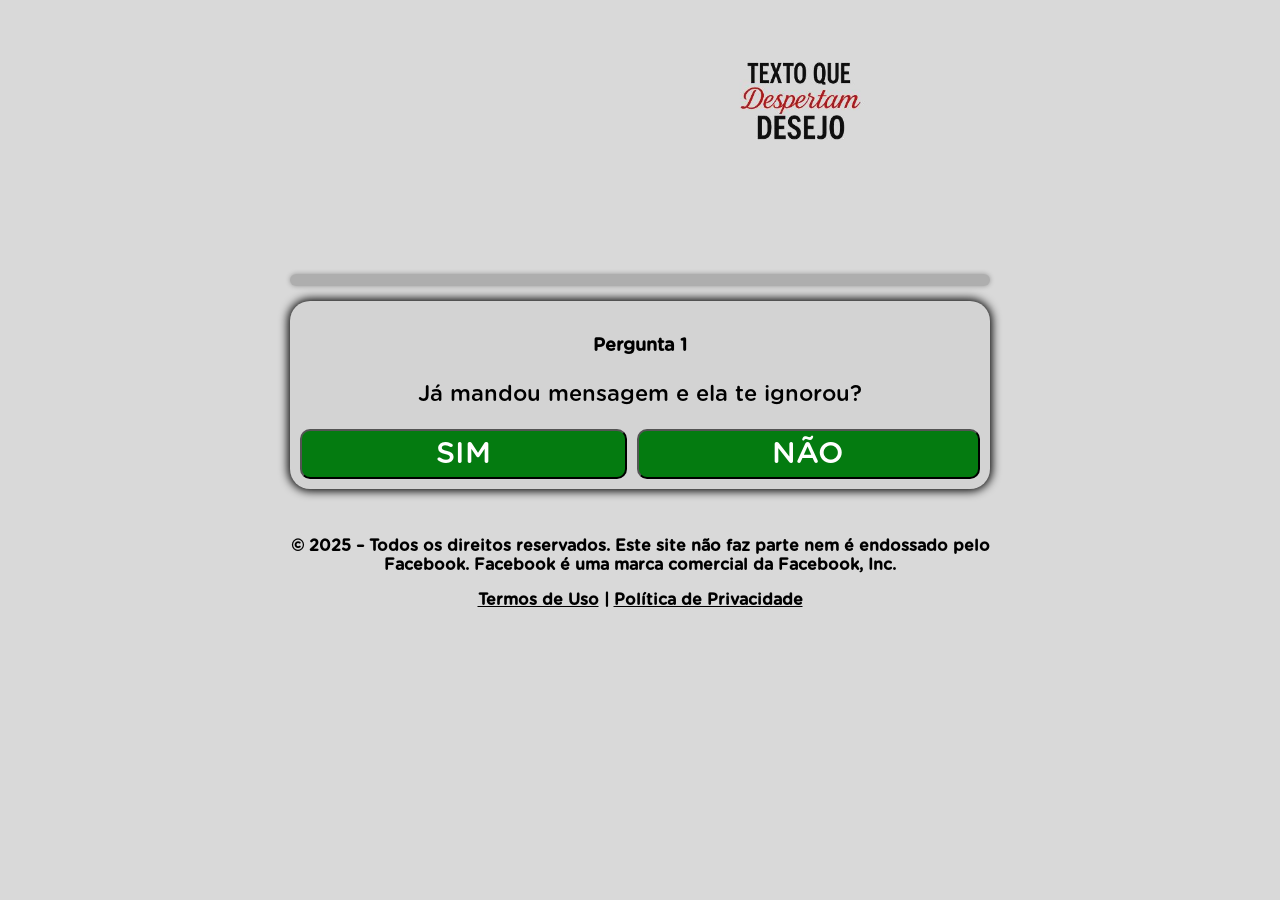
<file: qz/index.html>
<!DOCTYPE html>
<html lang="pt-br">
<head>
  <meta charset="utf-8">
  <meta name="viewport" content="width=device-width, initial-scale=1, shrink-to-fit=no">
  <style>
    @font-face {
      font-family: Gotham Rounded;
      src: url("font.otf") format("opentype");
    }
    *, *::before, *::after {
      box-sizing: border-box;
      font-family: Gotham Rounded;
    }
    body {
      padding: 0;
      margin: 0;
      display: flex;
      flex-direction: column;
      justify-content: center;
      align-items: center;
      width: 100vw;
      height: 100vh;
      background: url("fundo.jpg");
      background-size: cover;
      background-repeat: no-repeat;
    }
    .container {
      width: 700px;
      max-width: 90%;
    }
    .progress-bar {
      width: 100%;
      background-color: rgba(0, 0, 0, 0.2);
      border-radius: 10px;
      overflow: hidden;
      margin-bottom: 15px;
      height: 12px;
      box-shadow: 0 0 5px rgba(0, 0, 0, 0.3);
    }
    .progress-fill {
      height: 100%;
      background-color: #047b10;
      width: 0%;
      transition: width 0.3s ease-in-out;
    }
    .black {
      background-color: lightgray;
      padding: 10px;
      text-align: center;
      border-radius: 20px;
      box-shadow: 0 0 10px 2px;
    }
    .answer {
      display: grid;
      grid-template-columns: repeat(2, auto);
      gap: 10px;
    }
    @media (max-width: 991px) {
      .answer {
        display: grid;
        grid-template-columns: repeat(1, auto);
        gap: 10px;
      }
    }
    .btn {
      border-radius: 10px;
      padding: 5px 10px;
      font-size: 30px;
      background-color: #047b10;
      outline: none;
      text-decoration: inherit;
      color: white;
    }
    .black h4 {
      color: black;
      font-size: 18px;
    }
    .black p {
      font-size: 22px;
      color: black;
    }
    .hide {
      display: none;
    }
    .footer {
      margin-top: 48px;
      text-align: center;
      font-weight: bold;
    }
  </style>
</head>
<body> 
  <div class="container">
    <div class="progress-bar"><div class="progress-fill" id="progressFill"></div></div>

    <div class="black">
      <div id="primeira">
        <div class="question">
          <h4>Pergunta 1</h4>
          <p>Já mandou mensagem e ela te ignorou?</p>
        </div>
        <div class="answer">
          <button class="btn" onclick="segunda()">SIM</button>
          <button class="btn" onclick="segunda()">NÃO</button>
        </div>
      </div>
      <div id="segunda" class="hide">
        <div class="question">
          <h4>Pergunta 2</h4>
          <p>Quer que ela fique ansiosa pela sua mensagem?</p>
        </div>
        <div class="answer">
          <button class="btn" onclick="terceira()">SIM</button>
          <button class="btn" onclick="terceira()">NÃO</button>
        </div>
      </div>
      <div id="terceira" class="hide">
        <div class="question">
          <h4>Pergunta 3</h4>
          <p>Acredita que palavras podem despertar desejo?</p>
        </div>
        <div class="answer">
          <button class="btn" onclick="quarta()">SIM</button>
          <button class="btn" onclick="quarta()">NÃO</button>
        </div>
      </div>
      <div id="quarta" class="hide">
        <div class="question">
          <h4>Pergunta 4</h4>
          <p>Já tentou reconquistar alguém e não conseguiu?</p>
        </div>
        <div class="answer">
          <button class="btn" onclick="quinta()">SIM</button>
          <button class="btn" onclick="quinta()">NÃO</button>
        </div>
      </div>
      <div id="quinta" class="hide">
        <div class="question">
          <h4>Pergunta 5</h4>
          <p>Quer saber que texto faz até sua ex te chamar de volta?</p>
        </div>
        <div class="answer">
          <button class="btn" onclick="redirect()">SIM</button>
          <button class="btn" onclick="redirect()">NÃO</button>
        </div>
      </div>
    </div>
    <div class="footer">
      <p>© 2025 – Todos os direitos reservados. Este site não faz parte nem é endossado pelo Facebook. Facebook é uma marca comercial da Facebook, Inc.</p>
      <p><a href="https://textosquegeramdesejos.site/termos" style="color: black;">Termos de Uso</a> | <a href="https://textosquegeramdesejos.site/privacidade" style="color: black;">Política de Privacidade</a></p>
    </div>
  </div>
  <script>
    function updateProgress(percent) {
      document.getElementById("progressFill").style.width = percent + "%";
    }

    function segunda() {
      document.getElementById("primeira").classList.add("hide")
      document.getElementById("segunda").classList.remove("hide")
      updateProgress(20);
    }
    function terceira() {
      document.getElementById("segunda").classList.add("hide")
      document.getElementById("terceira").classList.remove("hide")
      updateProgress(40);
    }
    function quarta() {
      document.getElementById("terceira").classList.add("hide")
      document.getElementById("quarta").classList.remove("hide")
      updateProgress(60);
    }
    function quinta() {
      document.getElementById("quarta").classList.add("hide")
      document.getElementById("quinta").classList.remove("hide")
      updateProgress(80);
    }
    function redirect() {
      updateProgress(100);
      location.href = "https://textosquegeramdesejos.site/"
    }
  </script>
</body>
</html>
</file>
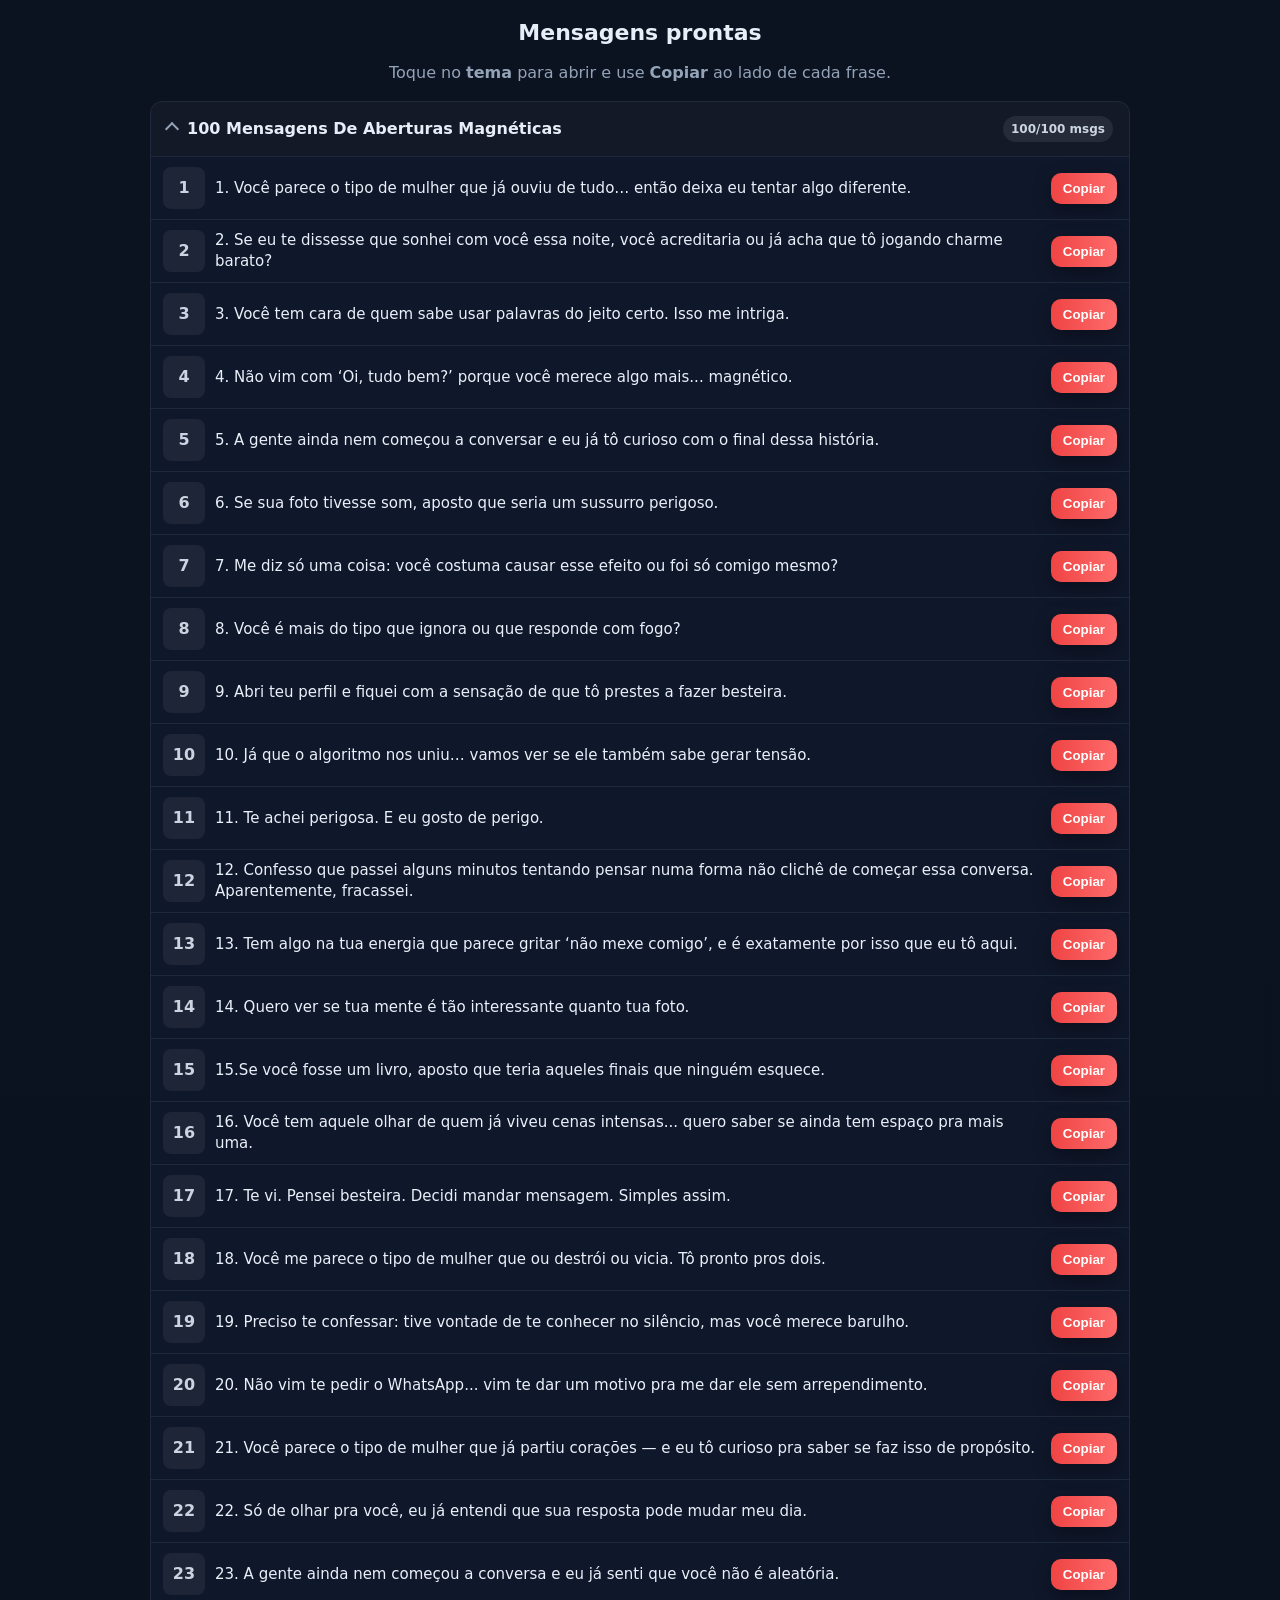
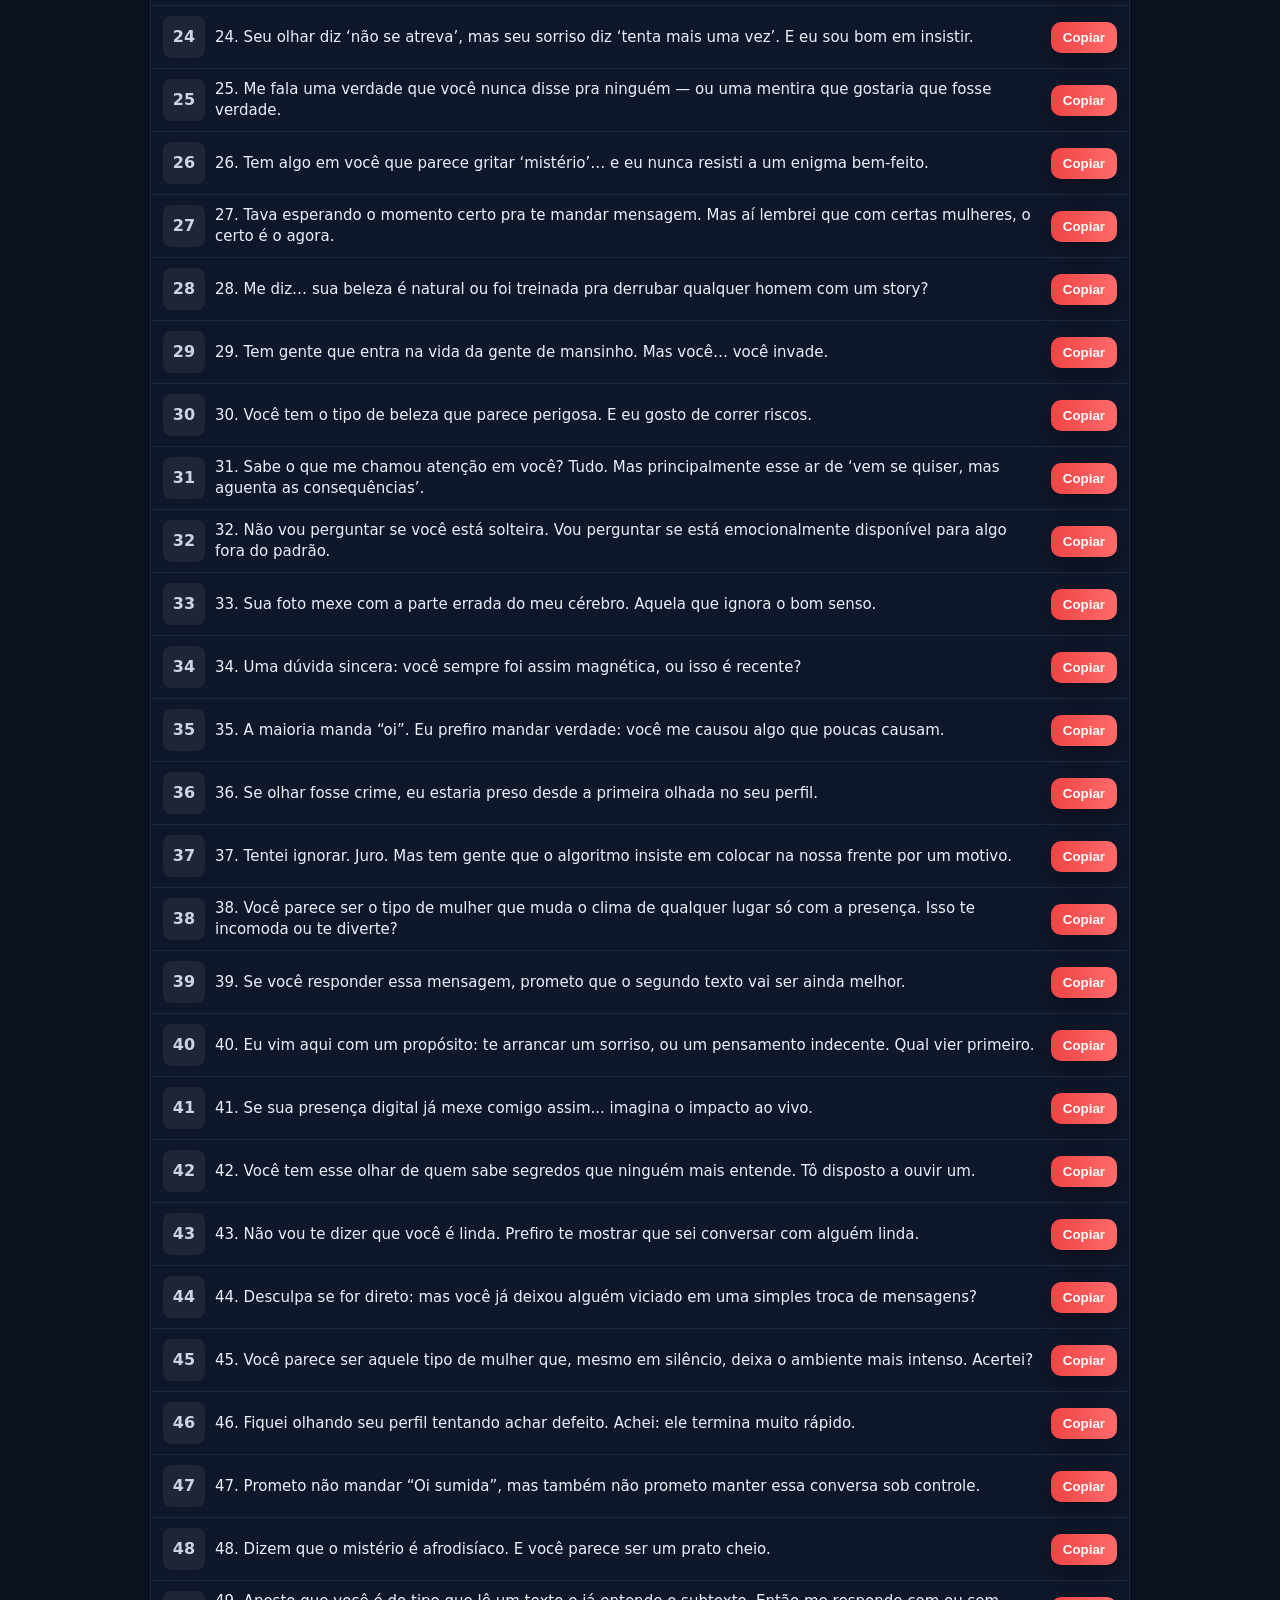
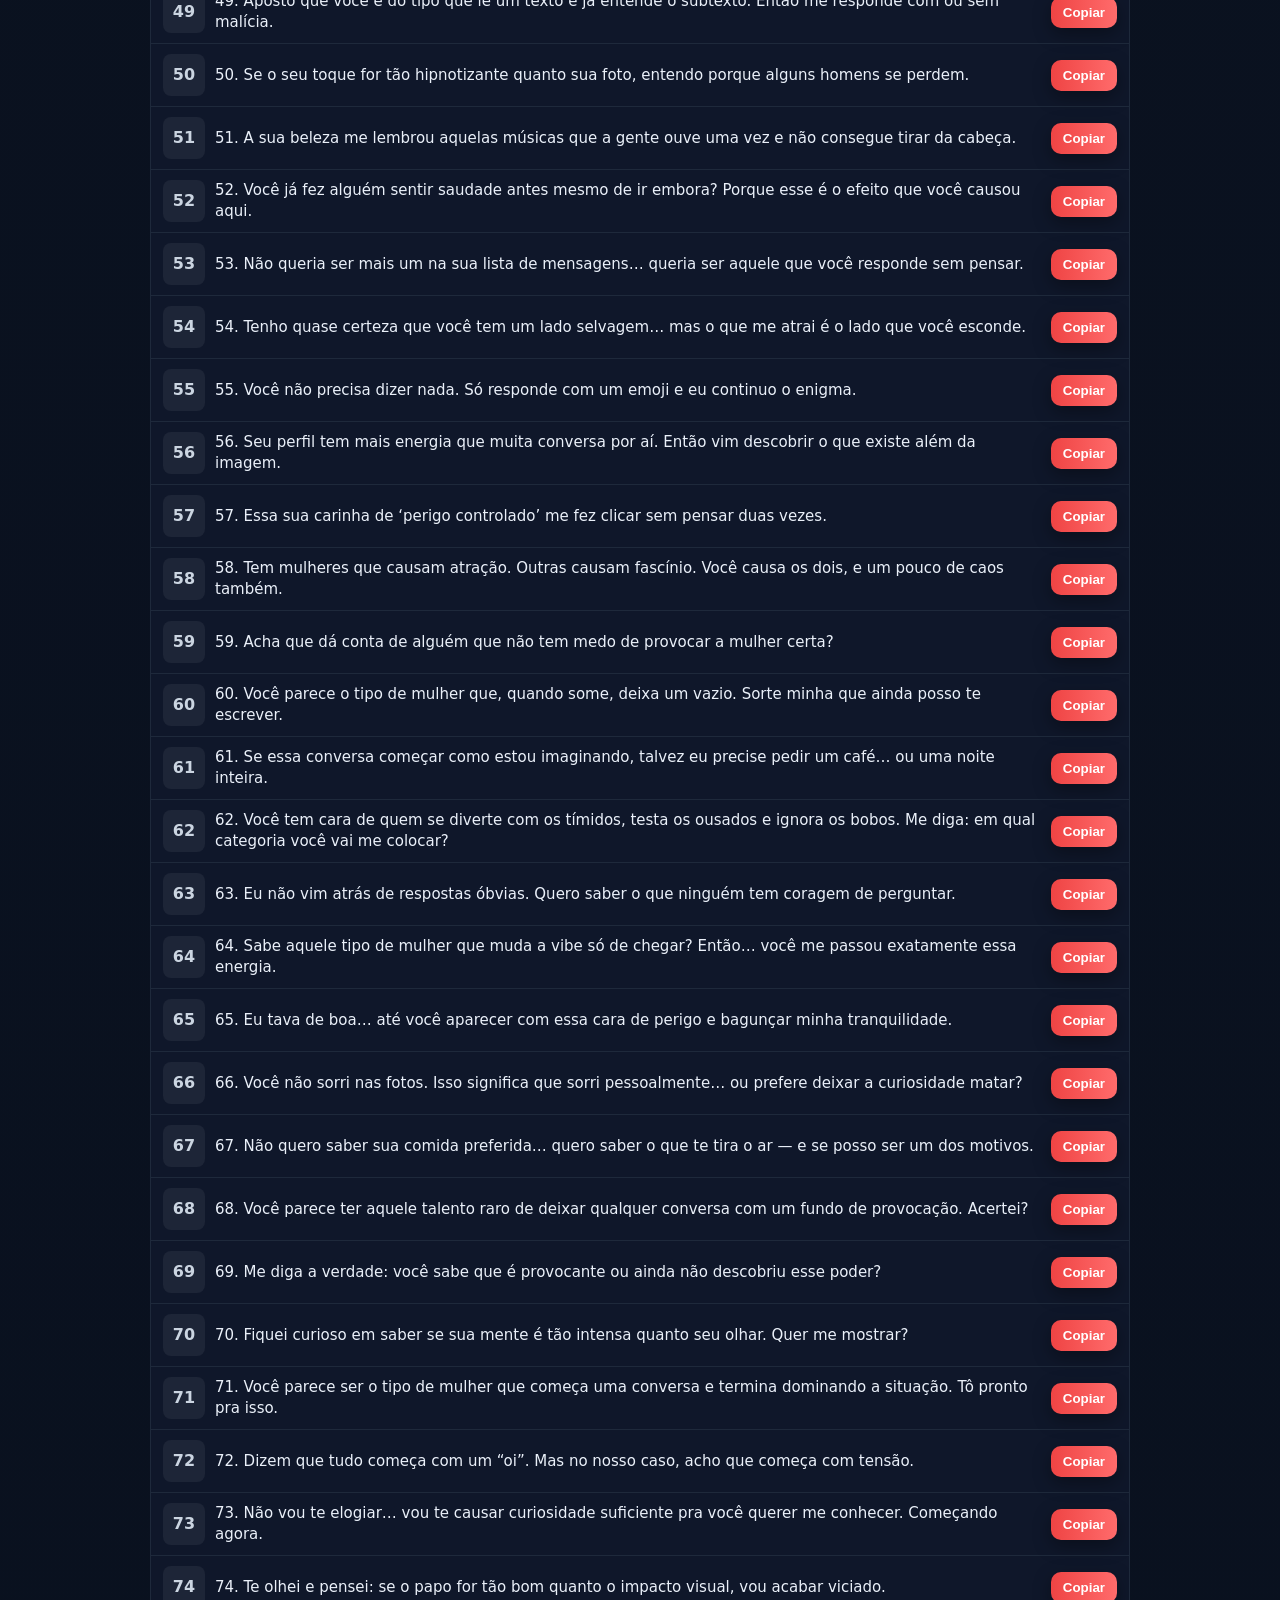
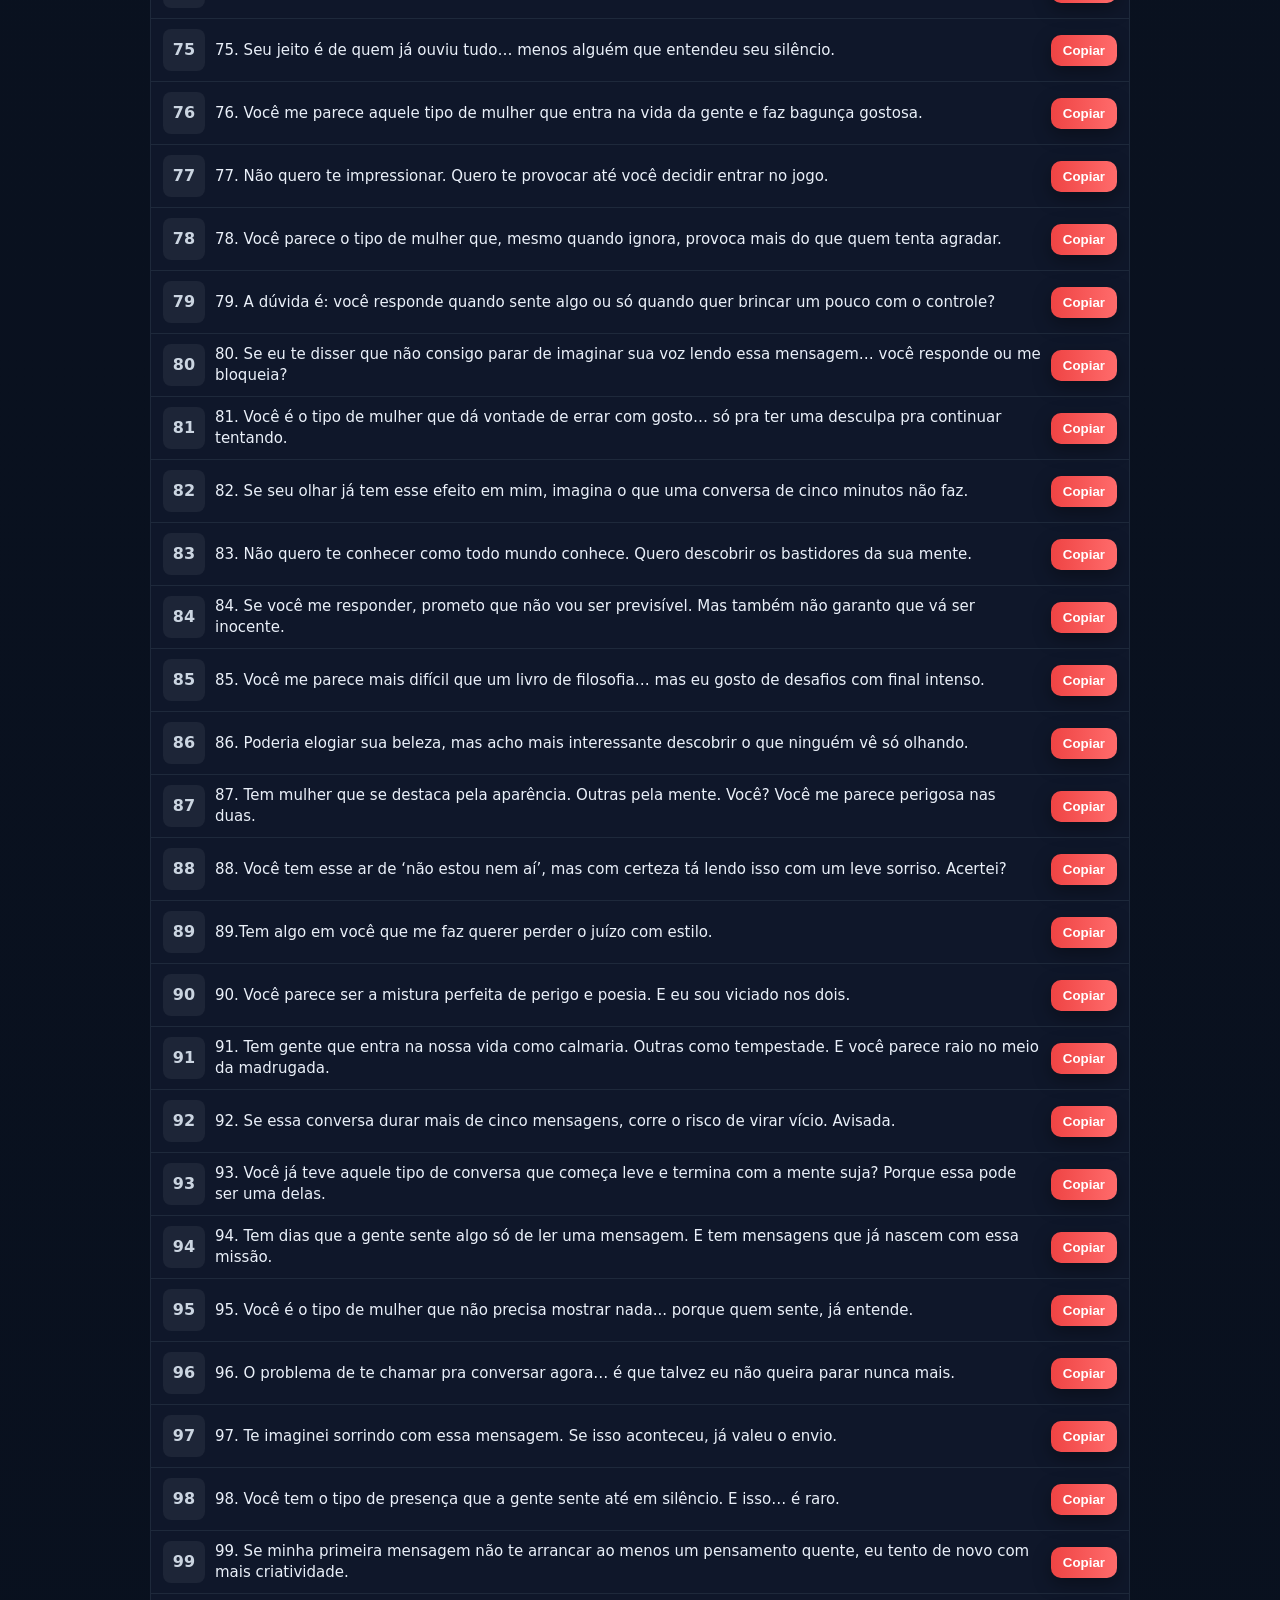
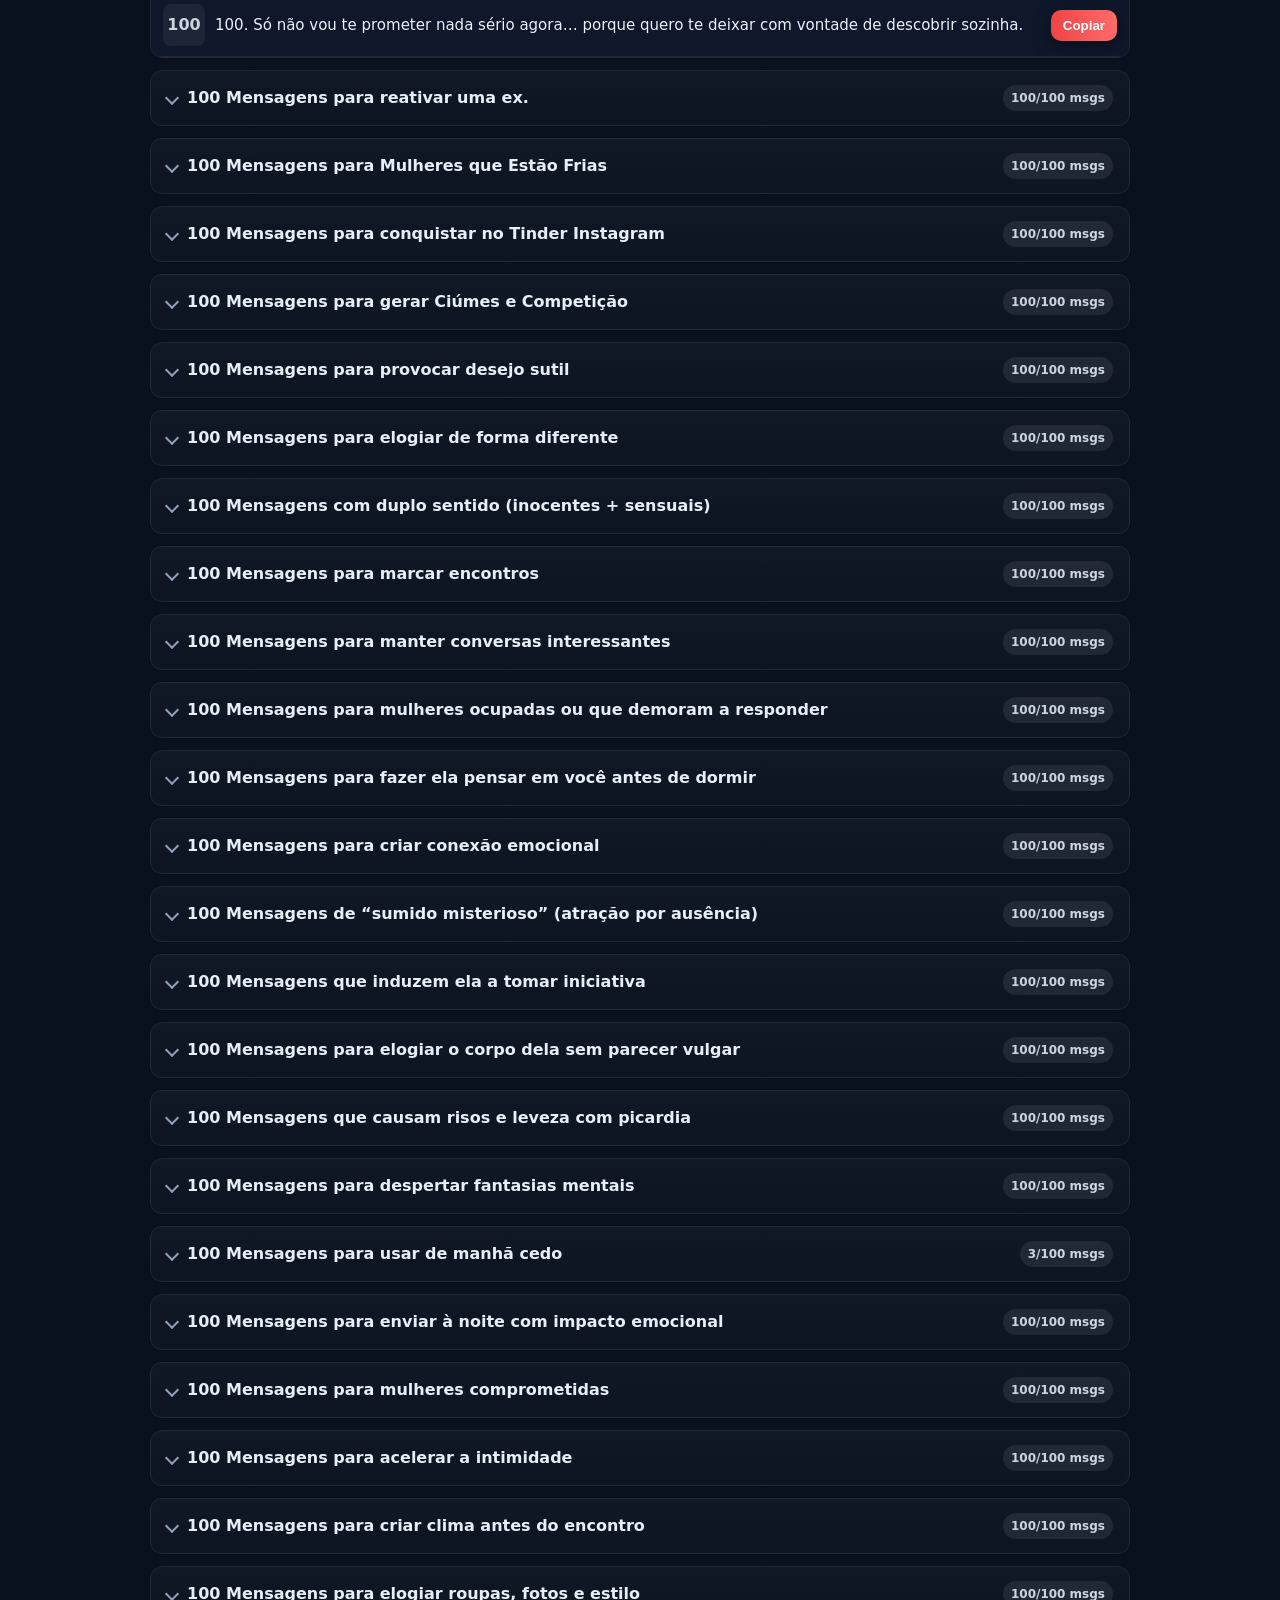
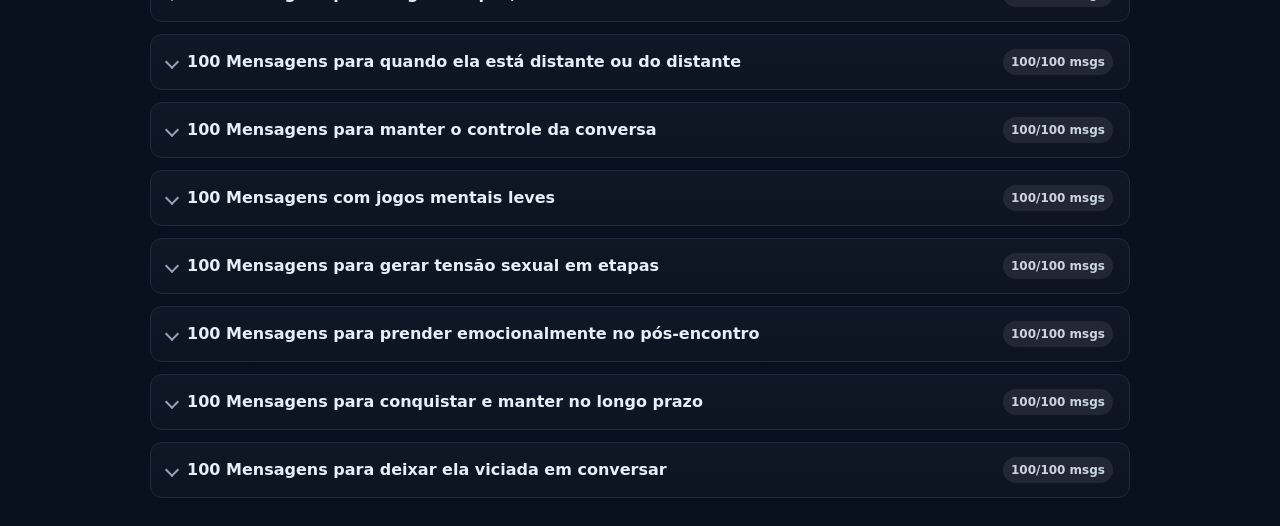
<file: vip/index.html>
<!doctype html>
<html lang="pt-BR">
<head>
<meta charset="utf-8" />
<meta name="viewport" content="width=device-width,initial-scale=1" />
<title>Mensagens — lista simples por temas</title>
<style>
  :root{
    --bg:#0b1220; --card:#0f172a; --border:#1e293b; --text:#e6eef8;
    --muted:#94a3b8; --accent:#ef4444; --ok:#10b981;
  }
  *{ box-sizing:border-box }
  body{
    margin:0; padding:16px; background:linear-gradient(180deg,var(--bg),#08101e 120%);
    color:var(--text); font:16px/1.5 Inter, system-ui, -apple-system, "Segoe UI", Roboto, Arial;
  }
  .wrap{ max-width:980px; margin:0 auto; }
  h1{ margin:0 0 12px; font-size:22px; text-align:center; }
  p.tip{ margin:0 0 16px; color:var(--muted); text-align:center; }

  details.theme{
    background:linear-gradient(180deg,rgba(255,255,255,.03),rgba(255,255,255,.015));
    border:1px solid var(--border); border-radius:12px; margin:12px 0; overflow:hidden;
  }
  details.theme summary{
    list-style:none; cursor:pointer; padding:14px 16px; outline:none;
    display:flex; align-items:center; gap:10px; font-weight:800;
  }
  details.theme summary::-webkit-details-marker{ display:none }
  .caret{ width:10px; height:10px; border:2px solid var(--muted); border-left:0; border-top:0; transform:rotate(45deg); transition:.2s; }
  details[open] .caret{ transform:rotate(225deg) }
  .count{ margin-left:auto; color:#cbd5e1; font-weight:700; font-size:12px; background:rgba(255,255,255,.08);
          padding:4px 8px; border-radius:999px; }

  .list{ border-top:1px solid var(--border); background:var(--card); }
  .row{
    display:grid; grid-template-columns:42px 1fr auto; gap:10px;
    align-items:center; padding:10px 12px; border-bottom:1px solid var(--border);
  }
  .n{
    width:42px; height:42px; border-radius:8px; display:flex; align-items:center; justify-content:center;
    background:rgba(255,255,255,.06); color:#cbd5e1; font-weight:800;
  }
  .msg{
    white-space:pre-wrap; overflow-wrap:break-word; word-break:normal; hyphens:auto;
    color:#eaf0f9; font-size:15px; line-height:1.4;
  }
  .actions{ justify-self:end }
  .copy{
    background:linear-gradient(90deg,var(--accent),#ff6b6b); color:white; border:0;
    padding:8px 12px; border-radius:10px; cursor:pointer; font-weight:800;
    box-shadow:0 6px 18px rgba(0,0,0,.35); white-space:nowrap; transition:.2s;
  }
  .copy:active{ transform:translateY(1px) }
  .copy.ok{ background:linear-gradient(90deg,var(--ok),#34d399); box-shadow:0 6px 18px rgba(16,185,129,.25) }

  @media (max-width:640px){
    .row{ grid-template-columns:36px 1fr auto; gap:8px; }
    .n{ width:36px; height:36px; font-size:13px; }
    .msg{ font-size:14px }
  }
</style>
</head>
<body>
<div class="wrap">
  <h1>Mensagens prontas</h1>
  <p class="tip">Toque no <b>tema</b> para abrir e use <b>Copiar</b> ao lado de cada frase.</p>

  <div id="themes"></div>
</div>

<script>
/* Títulos dos temas */
const THEME_TITLES = [
  "100 Mensagens De Aberturas Magnéticas",
  "100 Mensagens para reativar uma ex.",
  "100 Mensagens para Mulheres que Estão Frias",
  "100 Mensagens para conquistar no Tinder Instagram",
  "100 Mensagens para gerar Ciúmes e Competição",
  "100 Mensagens para provocar desejo sutil",
  "100 Mensagens para elogiar de forma diferente",
  "100 Mensagens com duplo sentido (inocentes + sensuais)",
  "100 Mensagens para marcar encontros",
  "100 Mensagens para manter conversas interessantes",
  "100 Mensagens para mulheres ocupadas ou que demoram a responder",
  "100 Mensagens para fazer ela pensar em você antes de dormir",
  "100 Mensagens para criar conexão emocional",
  "100 Mensagens de “sumido misterioso” (atração por ausência)",
  "100 Mensagens que induzem ela a tomar iniciativa",
  "100 Mensagens para elogiar o corpo dela sem parecer vulgar",
  "100 Mensagens que causam risos e leveza com picardia",
  "100 Mensagens para despertar fantasias mentais",
  "100 Mensagens para usar de manhã cedo",
  "100 Mensagens para enviar à noite com impacto emocional",
  "100 Mensagens para mulheres comprometidas",
  "100 Mensagens para acelerar a intimidade",
  "100 Mensagens para criar clima antes do encontro",
  "100 Mensagens para elogiar roupas, fotos e estilo",
  "100 Mensagens para quando ela está distante ou do distante",
  "100 Mensagens para manter o controle da conversa",
  "100 Mensagens com jogos mentais leves",
  "100 Mensagens para gerar tensão sexual em etapas",
  "100 Mensagens para prender emocionalmente no pós-encontro",
  "100 Mensagens para conquistar e manter no longo prazo",
  "100 Mensagens para deixar ela viciada em conversar"
];

/* Fallback se criar novos temas no futuro */
function seed3(){ return [ `1. ...`, `2. ...`, `3. ...` ]; }

/* Frases iniciais (3 por tema). Adicione mais linhas dentro de cada array quando quiser. */
const CUSTOM_BY_TITLE = {
  "100 Mensagens De Aberturas Magnéticas": [
    '1. Você parece o tipo de mulher que já ouviu de tudo… então deixa eu tentar algo diferente.',
'2. Se eu te dissesse que sonhei com você essa noite, você acreditaria ou já acha que tô jogando charme barato?',
'3. Você tem cara de quem sabe usar palavras do jeito certo. Isso me intriga.',
'4. Não vim com ‘Oi, tudo bem?’ porque você merece algo mais... magnético.',
'5. A gente ainda nem começou a conversar e eu já tô curioso com o final dessa história.',
'6. Se sua foto tivesse som, aposto que seria um sussurro perigoso.',
'7. Me diz só uma coisa: você costuma causar esse efeito ou foi só comigo mesmo?',
'8. Você é mais do tipo que ignora ou que responde com fogo?',
'9. Abri teu perfil e fiquei com a sensação de que tô prestes a fazer besteira.',
'10. Já que o algoritmo nos uniu… vamos ver se ele também sabe gerar tensão.',
'11. Te achei perigosa. E eu gosto de perigo.',
'12. Confesso que passei alguns minutos tentando pensar numa forma não clichê de começar essa conversa. Aparentemente, fracassei.',
'13. Tem algo na tua energia que parece gritar ‘não mexe comigo’, e é exatamente por isso que eu tô aqui.',
'14. Quero ver se tua mente é tão interessante quanto tua foto.',
'15.Se você fosse um livro, aposto que teria aqueles finais que ninguém esquece.',
'16. Você tem aquele olhar de quem já viveu cenas intensas... quero saber se ainda tem espaço pra mais uma.',
'17. Te vi. Pensei besteira. Decidi mandar mensagem. Simples assim.',
'18. Você me parece o tipo de mulher que ou destrói ou vicia. Tô pronto pros dois.',
'19. Preciso te confessar: tive vontade de te conhecer no silêncio, mas você merece barulho.',
'20. Não vim te pedir o WhatsApp... vim te dar um motivo pra me dar ele sem arrependimento.',
'21. Você parece o tipo de mulher que já partiu corações — e eu tô curioso pra saber se faz isso de propósito.',
'22. Só de olhar pra você, eu já entendi que sua resposta pode mudar meu dia.',
'23. A gente ainda nem começou a conversa e eu já senti que você não é aleatória.',
'24. Seu olhar diz ‘não se atreva’, mas seu sorriso diz ‘tenta mais uma vez’. E eu sou bom em insistir.',
'25. Me fala uma verdade que você nunca disse pra ninguém — ou uma mentira que gostaria que fosse verdade.',
'26. Tem algo em você que parece gritar ‘mistério’… e eu nunca resisti a um enigma bem-feito.',
'27. Tava esperando o momento certo pra te mandar mensagem. Mas aí lembrei que com certas mulheres, o certo é o agora.',
'28. Me diz… sua beleza é natural ou foi treinada pra derrubar qualquer homem com um story?',
'29. Tem gente que entra na vida da gente de mansinho. Mas você… você invade.',
'30. Você tem o tipo de beleza que parece perigosa. E eu gosto de correr riscos.',
'31. Sabe o que me chamou atenção em você? Tudo. Mas principalmente esse ar de ‘vem se quiser, mas aguenta as consequências’.',
'32. Não vou perguntar se você está solteira. Vou perguntar se está emocionalmente disponível para algo fora do padrão.',
'33. Sua foto mexe com a parte errada do meu cérebro. Aquela que ignora o bom senso.',
'34. Uma dúvida sincera: você sempre foi assim magnética, ou isso é recente?',
'35. A maioria manda “oi”. Eu prefiro mandar verdade: você me causou algo que poucas causam.',
'36. Se olhar fosse crime, eu estaria preso desde a primeira olhada no seu perfil.',
'37. Tentei ignorar. Juro. Mas tem gente que o algoritmo insiste em colocar na nossa frente por um motivo.',
'38. Você parece ser o tipo de mulher que muda o clima de qualquer lugar só com a presença. Isso te incomoda ou te diverte?',
'39. Se você responder essa mensagem, prometo que o segundo texto vai ser ainda melhor.',
'40. Eu vim aqui com um propósito: te arrancar um sorriso, ou um pensamento indecente. Qual vier primeiro.',
'41. Se sua presença digital já mexe comigo assim... imagina o impacto ao vivo.',
'42. Você tem esse olhar de quem sabe segredos que ninguém mais entende. Tô disposto a ouvir um.',
'43. Não vou te dizer que você é linda. Prefiro te mostrar que sei conversar com alguém linda.',
'44. Desculpa se for direto: mas você já deixou alguém viciado em uma simples troca de mensagens?',
'45. Você parece ser aquele tipo de mulher que, mesmo em silêncio, deixa o ambiente mais intenso. Acertei?',
'46. Fiquei olhando seu perfil tentando achar defeito. Achei: ele termina muito rápido.',
'47. Prometo não mandar “Oi sumida”, mas também não prometo manter essa conversa sob controle.',
'48. Dizem que o mistério é afrodisíaco. E você parece ser um prato cheio.',
'49. Aposto que você é do tipo que lê um texto e já entende o subtexto. Então me responde com ou sem malícia.',
'50. Se o seu toque for tão hipnotizante quanto sua foto, entendo porque alguns homens se perdem.',
'51. A sua beleza me lembrou aquelas músicas que a gente ouve uma vez e não consegue tirar da cabeça.',
'52. Você já fez alguém sentir saudade antes mesmo de ir embora? Porque esse é o efeito que você causou aqui.',
'53. Não queria ser mais um na sua lista de mensagens… queria ser aquele que você responde sem pensar.',
'54. Tenho quase certeza que você tem um lado selvagem… mas o que me atrai é o lado que você esconde.',
'55. Você não precisa dizer nada. Só responde com um emoji e eu continuo o enigma.',
'56. Seu perfil tem mais energia que muita conversa por aí. Então vim descobrir o que existe além da imagem.',
'57. Essa sua carinha de ‘perigo controlado’ me fez clicar sem pensar duas vezes.',
'58. Tem mulheres que causam atração. Outras causam fascínio. Você causa os dois, e um pouco de caos também.',
'59. Acha que dá conta de alguém que não tem medo de provocar a mulher certa?',
'60. Você parece o tipo de mulher que, quando some, deixa um vazio. Sorte minha que ainda posso te escrever.',
'61. Se essa conversa começar como estou imaginando, talvez eu precise pedir um café… ou uma noite inteira.',
'62. Você tem cara de quem se diverte com os tímidos, testa os ousados e ignora os bobos. Me diga: em qual categoria você vai me colocar?',
'63. Eu não vim atrás de respostas óbvias. Quero saber o que ninguém tem coragem de perguntar.',
'64. Sabe aquele tipo de mulher que muda a vibe só de chegar? Então… você me passou exatamente essa energia.',
'65. Eu tava de boa… até você aparecer com essa cara de perigo e bagunçar minha tranquilidade.',
'66. Você não sorri nas fotos. Isso significa que sorri pessoalmente… ou prefere deixar a curiosidade matar?',
'67. Não quero saber sua comida preferida… quero saber o que te tira o ar — e se posso ser um dos motivos.',
'68. Você parece ter aquele talento raro de deixar qualquer conversa com um fundo de provocação. Acertei?',
'69. Me diga a verdade: você sabe que é provocante ou ainda não descobriu esse poder?',
'70. Fiquei curioso em saber se sua mente é tão intensa quanto seu olhar. Quer me mostrar?',
'71. Você parece ser o tipo de mulher que começa uma conversa e termina dominando a situação. Tô pronto pra isso.',
'72. Dizem que tudo começa com um “oi”. Mas no nosso caso, acho que começa com tensão.',
'73. Não vou te elogiar… vou te causar curiosidade suficiente pra você querer me conhecer. Começando agora.',
'74. Te olhei e pensei: se o papo for tão bom quanto o impacto visual, vou acabar viciado.',
'75. Seu jeito é de quem já ouviu tudo… menos alguém que entendeu seu silêncio.',
'76. Você me parece aquele tipo de mulher que entra na vida da gente e faz bagunça gostosa.',
'77. Não quero te impressionar. Quero te provocar até você decidir entrar no jogo.',
'78. Você parece o tipo de mulher que, mesmo quando ignora, provoca mais do que quem tenta agradar.',
'79. A dúvida é: você responde quando sente algo ou só quando quer brincar um pouco com o controle?',
'80. Se eu te disser que não consigo parar de imaginar sua voz lendo essa mensagem… você responde ou me bloqueia?',
'81. Você é o tipo de mulher que dá vontade de errar com gosto… só pra ter uma desculpa pra continuar tentando.',
'82. Se seu olhar já tem esse efeito em mim, imagina o que uma conversa de cinco minutos não faz.',
'83. Não quero te conhecer como todo mundo conhece. Quero descobrir os bastidores da sua mente.',
'84. Se você me responder, prometo que não vou ser previsível. Mas também não garanto que vá ser inocente.',
'85. Você me parece mais difícil que um livro de filosofia… mas eu gosto de desafios com final intenso.',
'86. Poderia elogiar sua beleza, mas acho mais interessante descobrir o que ninguém vê só olhando.',
'87. Tem mulher que se destaca pela aparência. Outras pela mente. Você? Você me parece perigosa nas duas.',
'88. Você tem esse ar de ‘não estou nem aí’, mas com certeza tá lendo isso com um leve sorriso. Acertei?',
'89.Tem algo em você que me faz querer perder o juízo com estilo.',
'90. Você parece ser a mistura perfeita de perigo e poesia. E eu sou viciado nos dois.',
'91. Tem gente que entra na nossa vida como calmaria. Outras como tempestade. E você parece raio no meio da madrugada.',
'92. Se essa conversa durar mais de cinco mensagens, corre o risco de virar vício. Avisada.',
'93. Você já teve aquele tipo de conversa que começa leve e termina com a mente suja? Porque essa pode ser uma delas.',
'94. Tem dias que a gente sente algo só de ler uma mensagem. E tem mensagens que já nascem com essa missão.',
'95. Você é o tipo de mulher que não precisa mostrar nada... porque quem sente, já entende.',
'96. O problema de te chamar pra conversar agora… é que talvez eu não queira parar nunca mais.',
'97. Te imaginei sorrindo com essa mensagem. Se isso aconteceu, já valeu o envio.',
'98. Você tem o tipo de presença que a gente sente até em silêncio. E isso… é raro.',
'99. Se minha primeira mensagem não te arrancar ao menos um pensamento quente, eu tento de novo com mais criatividade.',
'100. Só não vou te prometer nada sério agora… porque quero te deixar com vontade de descobrir sozinha.'

  ],

  "100 Mensagens para reativar uma ex.": [
    '1. Engraçado como algumas lembranças aparecem do nada… e te colocam no centro delas.',
'2. Te vi numa música hoje. E olha que nem era uma romântica.',
'3. Tem gente que passa… e tem gente que fica. Mesmo quando tenta não ficar.',
'4. Se eu pudesse te mandar só uma sensação… seria aquela de quando tudo ainda era simples entre a gente.',
'5. Não tô aqui pra reviver o passado. Só queria saber se você ainda pensa nele às vezes.',
'6. Não é saudade. É só aquela vontade idiota de reviver uma conversa que fazia sentido.',
'7. Você me conhece como poucas pessoas. E tem dias que isso pesa de um jeito diferente.',
'8. A vida seguiu… mas tem pedaços seus que nunca saíram daqui.',
'9. Não quero que a gente volte. Só queria que você soubesse que algumas coisas não se apagam.',
'10. A gente teve nossos erros. Mas teve coisas boas demais pra esquecer também, né?',
'11. Senti sua falta. Não de você agora… mas daquela versão sua que sorria comigo.',
'12. Não sei se é o clima, a música, ou só minha mente te chamando de novo.',
'13. Tava relendo uma conversa antiga… e percebi como a gente era bom quando não atrapalhava tudo.',
'14. Você me parece mais presente no silêncio do que em qualquer ligação.',
'15. Às vezes, me pergunto se você também sente que a gente deixou coisas inacabadas.',
'16. Não te mando isso esperando resposta. Mas se vier… prometo que não vou estragar.',
'17. Tentei ignorar essa vontade. Mas tem mensagens que a gente precisa mandar, mesmo que não façam sentido.',
'18. Você já foi lar. E mesmo que hoje não seja mais… ainda tem cheiro de lembrança boa.',
'19. Você aparece nos momentos mais improváveis… e isso não pode ser só coincidência.',
'20. Já tentei me convencer que foi melhor assim… mas tem dias que minha memória insiste em discordar.',
'21. Você lembra quando a gente se olhava e parecia que o mundo inteiro calava? Então… eu lembrei disso agora.',
'22. Não é tentativa de voltar. É só aquele impulso sincero de saber se você tá bem de verdade.',
'23. O tempo passou, mas tem coisas em mim que ainda sabem seu nome de cor.',
'24. Queria poder te mostrar que eu mudei… mas sem parecer que tô pedindo uma chance.',
'25. Não sei o que você sente quando lembra da gente. Mas quando eu lembro, ainda dói bonito.',
'26. Eu sei que a gente errou. Mas também sei que a gente foi certo… por um tempo.',
'27. Entre todas as coisas que passaram, seu sorriso ainda é uma memória que não envelhece.',
'28. Você não sabe, mas tem dias que suas mensagens antigas ainda me fazem sorrir.',
'29. Acho que algumas pessoas nunca saem por completo… mesmo quando parece que saíram.',
'30. Talvez isso seja só um pensamento solto. Ou talvez seja seu nome piscando dentro dele.',
'31. Você foi mais do que só uma fase. E isso ninguém me tira da cabeça.',
'32. Tem gente que a gente esquece rápido. E tem você.',
'33. Se isso for um erro, eu aceito repetir… só pra ver se o final muda.',
'34. Hoje eu entendo coisas que antes eu nem percebia. Talvez por isso você tenha voltado nos meus pensamentos.',
'35. Não vou dizer que ainda te amo. Mas se um dia você quiser conversar, acho que minha paz ia gostar.',
'36. Engraçado… a gente passou tanto tempo juntos e agora parece dois estranhos. Me incomoda.',
'37. Você foi aquela pessoa que ninguém substitui. Nem quando a gente tenta.',
'38. Se eu soubesse que aquele beijo ia ser o último… teria demorado mais alguns minutos.',
'39. Você lembra de quando tudo era leve? Eu lembro. E às vezes isso aperta.',
'40. Só queria saber se, em algum momento, você também sente essa falta silenciosa que eu sinto.',
'41. Você ainda escuta aquela música? Aquela que a gente dizia que era ‘nossa’?',
'42. Tem cheiro de perfume que ainda me lembra você. E eu nem sei se isso é bom ou péssimo.',
'43. Sabe o que me pegou de surpresa hoje? Lembrar do som da sua risada do nada.',
'44. Tem gente que passa pela nossa vida. Você… ficou na minha pele.',
'45. Se fosse possível mandar uma mensagem direto pra tua saudade, acho que ela abriria essa agora.',
'46. Não vim reviver tudo. Só queria saber se ainda existe algo seu que sente falta de mim.',
'47. Você já esqueceu a forma como eu te olhava? Porque isso… eu ainda não consegui apagar.',
'48. A vida segue. Mas algumas coisas seguem com a gente… mesmo que a gente não perceba.',
'49. Não tô escrevendo isso pra causar nada. Mas, se causar alguma coisa… me conta.',
'50. A gente teve muita coisa linda. Pena que a parte feia acabou falando mais alto.',
'51. Às vezes penso se você lembra das nossas conversas madrugada adentro. Porque eu lembro.',
'52. Não espero nada disso. Mas admito que tive vontade de ouvir teu “oi” de novo.',
'53. Não tô esperando recomeços… só acho que algumas histórias merecem ao menos um novo capítulo.',
'54. Tava tudo bem… até uma memória tua atravessar meu dia sem pedir licença.',
'55. Eu poderia fingir que não sinto mais nada. Mas pra quê, né? Você sempre soube ler meus silêncios.',
'56. Se você também já pensou em me chamar, mas desistiu… talvez agora seja a hora certa.',
'57. A gente foi um caos bonito. E tem dias que eu sinto falta de cada parte desse caos.',
'58. Você também sente que faltou um ‘e se’? Ou isso é só coisa da minha cabeça?',
'59. Queria só saber se você ainda lembra daquele abraço. O que fazia o tempo parar por alguns segundos.',
'60. Não quero voltar no tempo. Só queria te reencontrar num tempo novo, com menos orgulho e mais verdade.',
'61. Não sei se você sente falta de mim… mas eu senti falta de ser o motivo do teu sorriso.',
'62. Você ainda fala de mim, mesmo sem citar meu nome? Porque eu faço isso às vezes… sem perceber.',
'63. Talvez a gente tenha se perdido tentando acertar demais. E no fim, só precisava sentir.',
'64. Dizem que algumas conexões não acabam. Só se calam. Será que a nossa ainda respira em silêncio?',
'65. Me pergunto se alguém já te olhou como eu olhava. E se você já sentiu de novo o que sentia comigo.',
'66. A parte mais difícil não foi o fim. Foi tentar seguir como se você nunca tivesse existido em mim.',
'67. Eu mudei. Mas tem partes que só fazem sentido quando lembro da gente.',
'68. Te perdi por detalhes… e hoje, esses mesmos detalhes me visitam quando menos espero.',
'69. Não tô te mandando essa mensagem porque tô carente. Tô mandando porque minha mente não quis ignorar essa vontade.',
'70. Você sabia exatamente como me desmontar com uma frase. Senti falta disso hoje.',
'71. O tempo curou muita coisa. Mas deixou outras meio abertas. Você também sente isso?',
'72. Tem perguntas que nunca fiz… e respostas que talvez você ainda nem saiba. Mas vontade de conversar, eu tenho.',
'73. O mundo girou. A gente andou. Mas… por dentro, ainda escuto seu nome baixinho em alguns momentos.',
'74. Não sou mais o mesmo de antes. Mas ainda sou aquele cara que sabe quando você está triste só por um texto.',
'75. Me peguei rindo de algo que você falaria. É, parece que teu efeito ainda vive aqui.',
'76. Se isso for só nostalgia, tudo bem. Mas se for algo mais… me responde.',
'77. Você já tentou explicar pra alguém como a gente era? Eu tentei… e desisti. Era coisa nossa.',
'78. Hoje eu entendo que amar também é saber onde erramos. E eu pensei muito sobre isso.',
'79. Você foi a história mais intensa que vivi… e talvez por isso nenhuma outra encaixou depois.',
'80. Sabe aquele tipo de amor que mesmo depois de tudo… a gente ainda respeita em silêncio? Então.',
'81. Você já parou pra pensar em como a gente se olhava… quando ainda achava que ia durar pra sempre?',
'82. Eu não tô tentando reviver o que passou. Só tentando entender por que certas lembranças não passaram.',
'83. Tem noites que não tem barulho nenhum… mas mesmo assim, eu escuto teu nome dentro da minha cabeça.',
'84. Você também sente aquele vazio estranho quando lembra da gente? Ou só eu finjo que tá tudo bem?',
'85. Te mandei essa mensagem porque, por algum motivo, senti que você também queria mandar e não teve coragem.',
'86. Eu poderia fingir que superei. Mas a verdade é que a gente não esquece o que já nos completou de verdade.',
'87. Queria saber se você ainda lembra da gente como algo bonito… ou só como algo que acabou.',
'88. O tempo afastou a gente. Mas tem coisa que nem distância, nem silêncio conseguem apagar.',
'89. Sabe quando a gente sente que alguém ainda é parte da nossa história… mesmo que tenha virado passado? É isso.',
'90. Tem dias em que eu tô bem. E tem dias como hoje, que uma lembrança tua invade como se fosse agora.',
'91. Você já tentou escrever uma mensagem pra mim e apagou antes de enviar? Porque eu já fiz isso várias vezes.',
'92. Se ainda existe algum sentimento aí dentro… nem que seja uma centelha, me responde com uma palavra.',
'93. Senti falta da sua voz hoje. E não importa o quanto isso soe bobo, era verdade.',
'94. Tem gente que some e a gente nem nota. Você sumiu… e o mundo ficou mais silencioso.',
'95. Lembro da última vez que te vi. Mas prefiro lembrar da penúltima, quando você ainda sorria só pra mim.',
'96. Você foi meu caos favorito. E, mesmo assim, o único que me dava paz quando segurava minha mão.',
'97. Se um dia você também acordar com aquela vontade de dizer ‘e se?’... essa mensagem vai estar aqui.',
'98. Você é aquela página que eu nunca consegui virar… porque ainda não terminei de ler.',
'99. Mesmo se tudo isso nunca fizer sentido de novo… só queria que você soubesse: valeu a pena.',
'100. Você foi, talvez, o erro mais bonito que minha memória insiste em repetir.'
  ],

  "100 Mensagens para Mulheres que Estão Frias": [
    '1. Você responde como quem não quer… mas continua lendo tudo. Curioso isso.',
'2. Fica tranquila… não vou mais atrapalhar teu silêncio. Mas confesso que ele fala alto demais.',
'3. Tô tentando entender se você ficou fria… ou se eu é que tava esquentando sozinho.',
'4. Tem gente que some com elegância. Você tá quase lá.',
'5. Você tem esse talento raro de responder com palavras… e ainda assim dizer absolutamente nada.',
'6. Você virou brisa onde antes era incêndio. Quase poético. Quase trágico.',
'7. Pior que tua frieza… é a parte de mim que ainda tenta decifrar ela.',
'8. Sabe o que me espanta? É que mesmo fria… você ainda sabe me provocar.',
'9. Tua ausência tá mais presente que muita gente grudada.',
'10. Não vou insistir. Mas confessa: você ainda sorri com minhas mensagens, mesmo quando finge que não liga.',
'11. Tem silêncio que pesa mais que grito. O teu tá ficando ensurdecedor.',
'12. Eu não te cobro resposta… mas é impossível não notar quando alguém que era quente, vira gelo.',
'13. Você me responde como quem faz favor. E eu confesso que fico aqui… ainda achando graça disso.',
'14. Se tua intenção era esfriar tudo… parabéns. Mas cuidado, gelo derrete quando ignora o fogo certo.',
'15. Não vou competir com tua frieza. Mas também não vou me congelar só pra continuar aqui.',
'16. Você finge que não se importa. Mas o jeito que me responde… ainda me procura nas entrelinhas.',
'17. Tô pensando seriamente em virar ausência também. Vamos ver quem sente mais.',
'18. Se eu parar de mandar mensagem hoje, será que você nota? Ou só responde quando sente saudade do ego massageado?',
'19. Te dei atenção, interesse e verdade. Você respondeu com distância. Agora me diz: quem perdeu mais?',
'20. Se teu silêncio fosse um texto, eu já teria lido ele inteiro. Mas ainda não achei onde começa o final.',
'21. Engraçado… quando você me queria, eu te sentia. Agora que finge que não quer, eu te enxergo mais ainda.',
'22. Você pode não falar nada… mas a forma como evita diz exatamente o que tá acontecendo.',
'23. Tá tudo tão frio entre a gente que até o silêncio veio com casaco.',
'24. Você já pensou se quem se afasta demais… às vezes, volta e encontra um lugar vazio?',
'25. Teu gelo é bonito, elegante… mas será que esquenta alguém quando deita a cabeça no travesseiro?',
'26. Te ignorar seria fácil. Mas te provocar com classe é mais divertido.',
'27. Não sou do tipo que implora atenção. Só observo quem prefere perder o que era de verdade.',
'28. Você tá respondendo como quem espera que eu desista. E eu tô quase deixando você ganhar essa.',
'29. Não vou competir com a tua indiferença. Mas espero que ela esteja te fazendo feliz.',
'30. Você tá tão distante que eu nem sei mais se tô falando com você… ou com o eco.',
'31. Tem gente que fala com a gente o tempo todo… mesmo calada. Você virou esse tipo.',
'32. Se você estivesse realmente indiferente, não perderia tempo sendo fria. Seria silêncio absoluto.',
'33. Toda vez que você responde com uma palavra, eu vejo mais da tua insegurança do que do teu desinteresse.',
'34. Se teu plano era me deixar confuso… parabéns, funcionou. Mas isso não te aproxima, só te apaga.',
'35. Já pensei em te responder com a mesma frieza. Mas prefiro deixar você sentir falta do calor que perdeu.',
'36. Teu silêncio tem cheiro de orgulho. Mas também tem gosto de arrependimento disfarçado.',
'37. Você não sumiu. Só mudou o tom. E isso, pra mim, já disse tudo.',
'38. Dá pra sentir quando alguém não quer mais. Mas também dá pra notar quando ela só tá testando. Qual dos dois é você?',
'39. Se for pra jogar esse jogo, pelo menos avisa a regra. Porque teu silêncio muda toda hora.',
'40. Quando você fingir que não sente nada… lembra que fui eu quem te fez sentir tudo.',
'41. Teu distanciamento me ensinou uma coisa: quem some demais… vira lembrança antes da hora.',
'42. Você pode não me querer mais. Mas também não precisa fingir que nunca quis.',
'43. Não tô aqui pra te cobrar. Só pra deixar claro que quem joga com o tempo… às vezes perde a chance.',
'44. Você responde como quem tem algo engasgado. Mas finge que não sente nada.',
'45. Quer saber o que mais esfria uma conexão? A ausência disfarçada de orgulho.',
'46. Eu sempre soube lidar com o silêncio. O que incomoda é ver quem era fogo virar fumaça.',
'47. Se isso tudo é só charme… tá começando a parecer desinteresse. E aí o jogo muda.',
'48. Talvez sua frieza seja medo de se entregar. Ou só medo de me dar razão.',
'49. A última vez que você me respondeu com vontade… foi quando ainda se importava.',
'50. Você tá me perdendo sem escândalo, sem drama… só na base do gelo.',
'51. Se você continuar se afastando, em breve vai encontrar um silêncio onde antes havia alguém que se importava.',
'52. Já percebi que você só responde quando sente que pode me perder. E isso diz muito.',
'53. Tô vendo você tentar se esconder atrás da indiferença. Mas sua ausência grita teu nome.',
'54. Pode continuar fingindo que não sente. Mas o problema é: quem finge demais… uma hora sente de verdade.',
'55. Você virou especialista em respostas mornas. Pena que o desejo não mora onde o interesse já dormiu.',
'56. Se esse é o seu jeito de dizer ‘me deixa em paz’, tudo bem. Mas não espere que eu fique esperando sua vontade mudar.',
'57. Só me avisa quando for pra falar de verdade. Porque esse joguinho de responde e some… já ficou repetitivo.',
'58. Quem já teve a minha atenção total… não deveria brincar com a ideia de perder ela.',
'59. Tem coisa que só se valoriza quando some. Eu sou uma delas. E você tá prestes a descobrir.',
'60. Você me tratava como prioridade. Agora mal lembra que existo. É estranho ver quem muda sem avisar.',
'61. Eu não insisto mais… porque aprendi que atenção não se pede, se sente.',
'62. Você pode continuar jogando com minha paciência… só não espere que ela dure pra sempre.',
'63. Quem realmente quer, aproxima. Quem complica, perde. E você tá no meio disso.',
'64. Você não precisa gostar de mim. Mas precisava ao menos respeitar quem te deu sinceridade.',
'65. Não tenho mais tempo pra adivinhar sentimentos. Se você sente algo, fala. Se não, libera.',
'66. Eu fui presença constante… e você virou ausência planejada. Agora é minha vez de sumir sem aviso.',
'67. Toda vez que você finge não ligar… sua falta de calor me lembra o quanto já fui fogo aqui.',
'68. Se tua indiferença for medo de se apegar, só lamento. Não sou eu quem vai insistir por dois.',
'69. Você não responde mais como antes. Mas ainda me observa como se quisesse que eu não desistisse.',
'70. Tua frieza me mostrou o que você esconde atrás de tanta pose: medo. E eu não culpo, só sigo.',
'71. Você me perdeu na tentativa de me testar. E agora sou eu quem não responde mais com a mesma vontade.',
'72. Já pensei em perguntar por que você mudou… mas quem muda sem motivo, responde com silêncio.',
'73. A indiferença é sua armadura… mas ela não vai te proteger do arrependimento.',
'74. Enquanto você mede palavras, outras mulheres me entregam verdade. Fica a reflexão.',
'75. Quando você perceber o quanto meu silêncio ficou confortável… talvez entenda o que perdeu.',
'76. Você me virou as costas… e agora espera que eu fique aqui esperando o retorno. Não funciona assim.',
'77. Você pode ser fria quanto quiser. Mas uma hora vai lembrar do calor que perdeu.',
'78. Se esse silêncio é sua forma de controle, parabéns. Só não reclama quando eu sumir de vez.',
'79. Você congelou o que podia ser intenso. Agora é tarde pra esperar fogo do que virou pedra.',
'80. A frieza que você entrega hoje… vai esquentar quando perceber que ninguém mais fala com você como eu falava.',
'81. Tem silêncios que dizem mais do que qualquer “eu não quero”. O seu grita. E eu aprendi a ouvir.',
'82. Não tô bravo. Tô apenas em paz demais pra continuar onde o calor virou ausência.',
'83. Você vai perceber que minha falta pesa mais do que sua frieza machuca. E isso… vai doer.',
'84. Tua indiferença foi a resposta que eu precisava pra fechar a porta sem drama.',
'85. Você me ensinou a não insistir. Agora aprende a lidar com meu silêncio.',
'86. Teu jogo de frieza tá ficando repetitivo. E eu não fui feito pra viver replay emocional.',
'87. A verdade? Eu cansei de lutar contra muros onde antes existia um abraço.',
'88. Se um dia você lembrar de mim… espero que seja com um arrependimento leve e uma saudade impossível.',
'89. Frieza também é escolha. Mas toda escolha tem um preço — e às vezes ele chega quando já é tarde.',
'90. Você me perdeu sem perceber. E agora, talvez não perceba o vazio até sentir saudade do que eu era.',
'91. Ficar calado foi minha forma de te mostrar que minha ausência também grita.',
'92. Não sou castigo nem prêmio. Sou consequência. E o que você faz comigo, volta.',
'93. De todos os erros que cometi, insistir em quem tava esfriando aos poucos foi o mais silencioso.',
'94. Você virou uma lembrança antes de virar história. Talvez essa tenha sido sua maior derrota.',
'95. Eu poderia ser frio também… mas prefiro deixar você nadar sozinha na sua maré gelada.',
'96. Espero que encontre alguém que aceite migalhas. Eu tô na fase banquete.',
'97. Tem gente que afasta por orgulho. E só percebe quando o outro já virou memória boa demais pra voltar.',
'98. Você me perdeu tentando ver até onde eu aguentava. E descobriu que eu sabia ir embora calado.',
'99. Agora que você conseguiu esfriar tudo, espero que sinta falta do calor quando for tarde.',
'100. Tô indo. Mas não por raiva. Tô indo por dignidade — e isso… você não vai encontrar em qualquer um.'
  ],

  "100 Mensagens para conquistar no Tinder Instagram": [
    '1. Vou pular o "oi" porque você não parece do tipo que perde tempo com gente comum. Acertei?',
'2. Se você sorrir ao ler essa mensagem, eu já ganhei o dia. Se responder… aí é outro jogo.',
'3. Você parece aquelas músicas boas que ninguém explica por quê, só sente. Tô tentando decifrar.',
'4. Qual foi a primeira coisa que você pensou quando viu meu perfil? Se mentir, perde.',
'5. Tô entre mandar uma mensagem charmosa ou te chamar pra um café com tensão no ar. Tua escolha.',
'6. Você parece ser boa em duas coisas: atrair atenção e deixar a mente do cara ocupada por horas.',
'7. Me diz a verdade… você também tá aqui só pra ver quem tem coragem de sair do óbvio?',
'8. Entre todas as opções, você parece ser aquela que vale a pena errar tentando acertar.',
'9. Tava pronto pra sair do app… até ver teu sorriso. Agora fiquei curioso.',
'10. Você tem cara de quem gosta de conversas que começam leves e terminam com segredos. Acertei?',
'11. Nem todo mundo que manda mensagem aqui quer algo raso. Alguns só têm interesse real… como eu agora.',
'12. Eu nunca pensei que uma foto fosse me causar silêncio. Mas aqui estou, tentando um texto que faça jus a você.',
'13. Me diz só uma coisa: o que você procura aqui… além de curtidas que massageiam o ego?',
'14. Se você fosse uma notificação, seria daquelas que a gente espera o dia inteiro.',
'15. Não vim elogiar. Vim provocar. Porque mulher como você não se impressiona com qualquer frase.',
'16. Tem algo no teu olhar que diz “se vier com joguinho, perde a vez”. Tô aqui com jogo limpo.',
'17. Você parece aquele tipo raro de mulher que ou dá trabalho… ou dá saudade. E eu gosto dos dois.',
'18. Talvez eu não seja o que você esperava. Mas também… você não é o tipo de mulher que alguém espera encontrar por aqui.',
'19. Você tem a energia de quem sabe ser lembrada. E agora me diz: tá preparada pra ser descoberta?',
'20. Tem algo em você que me fez abrir o teclado. E olha… não era só pela estética. Foi instinto.',
'21. Você me parece mais do tipo “faça valer meu tempo” do que “me impressione com elogio barato”. Acertei?',
'22. Não sei se teu charme é natural ou treinado… só sei que funcionou.',
'23. Se você é metade do que essa vibe transmite, já vale a conversa.',
'24. Você tem cara de quem já cansou de papo raso. Então me diz: topa uma conversa que mergulha fundo?',
'25. Entre o mistério da tua foto e a curiosidade que você me causou… escolhi te mandar essa mensagem.',
'26. Você parece o tipo de mulher que marca sem precisar dizer muito. Agora quero ver se conversa também marca.',
'27. Tô tentando decidir se te chamo pra um papo sincero… ou se espero você me notar do nada. Mas sou ruim em esperar.',
'28. A pergunta não é ‘você é real?’. É: você tá preparada pra alguém que também é?',
'29. Você parece ter o tipo de energia que bagunça a rotina de quem tenta fingir desinteresse.',
'30. Você me parece difícil de conquistar. Mas impossível de esquecer. Então vim aqui tentar os dois.',
'31. A verdade? Te vi, sorri sozinho, e senti que te mandar mensagem era inevitável.',
'32. Se isso aqui fosse um jogo, você já teria vencido só com essa expressão na foto.',
'33. Você é do tipo que sorri com os olhos… e eu sou do tipo que repara nisso.',
'34. Não vou jogar charme. Prefiro te provocar com conversa boa e silêncio que diz mais do que emoji.',
'35. Você tem cara de quem provoca sem esforço. E eu sou do tipo que lê entrelinhas.',
'36. Se o teu feed já mexe comigo, imagina tua voz.',
'37. Você me parece mais enigma do que perfil. E eu gosto de decifrar o que os outros não alcançam.',
'38. Me diz uma coisa que ninguém nunca percebeu em você… mas que você gostaria que notassem.',
'39. Não tô aqui pra perguntar teu signo. Tô aqui pra descobrir onde começa teu lado mais interessante.',
'40. Você transmite um mistério bonito… e eu quero saber se ele termina em riso ou em caos.',
'41. Você tem aquele tipo de beleza que não grita. Mas quem sente, não esquece.',
'42. Te vi e pensei: ou ela vai me ignorar… ou vai me responder sorrindo. Tô curioso.',
'43. Não quero saber onde você mora. Quero saber onde tua mente se esconde quando ninguém tá olhando.',
'44. Você já foi chamada de “inesquecível” por alguém que só te viu uma vez? Agora foi.',
'45. A gente nem começou a conversar e eu já tenho a sensação de que isso vai render.',
'46. Teu perfil tem algo que me tirou do automático. E eu gosto de tudo que interrompe o tédio.',
'47. Você parece o tipo de mulher que transforma curiosidade em vício. Vim confirmar.',
'48. Tô entre te elogiar com palavras bonitas ou só perguntar: “que horas você estragou meu algoritmo?”.',
'49. Se teu papo for metade do que teu olhar transmite, já vale o risco de viciar nessa conversa.',
'50. Você tem um jeito de foto que parece esconder mais do que mostra. E isso me puxa.',
'51. Não quero tua atenção. Quero tua curiosidade. Porque quando ela aparece… tudo flui.',
'52. Você já foi chamada de perigosa por alguém que ama viver no limite? Eu sou esse alguém.',
'53. Tô te escrevendo sem filtro… igual tua vibe transmite. Intensa sem precisar provar.',
'54. Você tem cara de que lê uma frase e já imagina mil intenções. E talvez eu esteja escrevendo com todas elas.',
'55. Se teu humor for tão bom quanto tua expressão nas fotos, já temos um problema: viciar nessa conversa.',
'56. Pensei em mandar só um emoji… mas sua energia me pediu palavras de verdade.',
'57. Você é mais do tipo que testa a mente ou o coração de quem te escreve?',
'58. Tem gente que é interessante por aparência. Você parece ser por presença.',
'59. Se você tiver paciência com conversa boa, prometo não desperdiçar seu tempo.',
'60. Entre todas, teu perfil ficou na cabeça. Agora quero saber se tua fala é tão marcante quanto tua imagem.',
'61. Você parece ser o tipo de mulher que não precisa de muito pra ser notada… mas exige muito pra ser lembrada.',
'62. Se tua vibe fosse um lugar, eu já teria me mudado.',
'63. Tô entre elogiar tua energia ou perguntar qual é o teu ponto fraco… o mais raro dos dois.',
'64. Você tem uma mistura de mistério e calma que dá vontade de explorar com tempo.',
'65. Te vi e percebi: tem mulheres que não chamam atenção, elas puxam o olhar sem esforço.',
'66. Se essa conversa fosse um vinho, espero que a gente comece suave… e termine intensa.',
'67. Eu ia mandar só um “oi”… mas você parece exigir um pouco mais de coragem.',
'68. Você já sentiu quando alguém te olha com atenção de verdade? Eu tô tentando fazer isso por aqui, só que em palavras.',
'69. Você parece ser mais interessante do que tenta parecer. E isso… é perigoso.',
'70. Não vim pra te convencer de nada. Só pra te lembrar como é bom quando uma conversa começa com verdade.',
'71. Você transmite uma elegância difícil de traduzir. Tô tentando. Comecei por aqui.',
'72. Sabe o que é raro? Alguém que te faz pensar só com uma frase. E espero estar perto disso agora.',
'73. Você tem uma estética que chama atenção… mas é o ar de mistério que prende.',
'74. Se teu texto fosse tão afiado quanto tua foto, acho que essa conversa vai render confusão boa.',
'75. Existe um charme que não tá nas palavras… mas na pausa que elas causam. Você é essa pausa.',
'76. Você tem um rosto que provoca. Agora quero saber se tua mente também desafia.',
'77. Vamos fazer o seguinte: você responde, e eu prometo não ser só mais um na tua DM.',
'78. Tem mulheres que são bonitas. Outras, magnéticas. Você parece ser as duas — e um pouco de caos junto.',
'79. Se essa mensagem causar algo em você, responde. Se não… já foi uma experiência escrever.',
'80. Você parece ser o tipo de mulher que tem o poder de transformar silêncio em provocação. Me arrisquei no primeiro texto, vê o que faz com ele.',
'81. Você tem aquele tipo de presença que faz qualquer frase parecer pequena. Por isso, tentei escrever algo que fizesse jus.',
'82. Não sei se você tá acostumada com elogios… mas tô mais interessado no que te impressiona de verdade.',
'83. Sua foto me chamou atenção. Mas foi tua energia que me prendeu tempo demais aqui.',
'84. Eu sou do tipo que repara no que a maioria ignora. E no teu caso… seria impossível não notar.',
'85. Se a primeira impressão for tudo… espero que essa mensagem seja o suficiente pra abrir o segundo ato.',
'86. Você parece ser o tipo de mulher que entende mais de sensações do que de respostas óbvias.',
'87. Você não parece estar aqui pra brincar. E isso me fez escrever com mais verdade do que charme.',
'88. Se existe um manual pra conversar com alguém como você, eu não li. Mas tô disposto a improvisar com sinceridade.',
'89. Você tem um “algo” que a maioria tenta copiar… mas só você parece carregar com naturalidade.',
'90. Tem mulheres que despertam desejo. Outras, provocam respeito. Você me causou os dois — ao mesmo tempo.',
'91. Não sei se foi teu olhar ou a pausa entre suas fotos, mas tem algo em você que parece querer ser decifrado.',
'92. Você parece ser o tipo de mulher que escreve histórias, não participa de qualquer uma. E eu gosto de roteiro forte.',
'93. Te escrevo não por impulso, mas por intuição. E minha intuição raramente erra quando sente algo diferente.',
'94. Se o mundo fosse mais real, conversas assim começariam com silêncio e conexão. Tentei fazer isso com palavras.',
'95. Não sou daqueles que prometem mundos. Mas talvez eu te faça pensar com mais profundidade do que está acostumada.',
'96. Tem gente que fala bonito. Tem gente que sente. Eu prefiro sentir primeiro, escrever depois. Aqui está.',
'97. Você me transmite calma… mas também perigo. E eu sou atraído por contrastes reais.',
'98. Você é o tipo de mulher que não se responde com emoji. Por isso, tô aqui pensando bem antes de enviar qualquer linha.',
'99. Se você tiver o mesmo interesse que sua energia transmite… essa conversa pode virar capítulo.',
'100. Você parece ser o tipo de mulher que desperta o melhor ou o mais ousado de alguém. Tô disposto a descobrir qual dos dois.'
  ],

  "100 Mensagens para gerar Ciúmes e Competição": [
    '1. Engraçado… tem gente nova me dando atenção e ainda assim minha cabeça insiste em lembrar de você.',
'2. Fui elogiado hoje por algo que você nunca percebeu… achei curioso.',
'3. Tem mulher que fala o que sente. Outras demonstram no silêncio. E tem você… que virou enigma.',
'4. É estranho como alguém que acabou de me conhecer me escuta mais do que quem me conhecia bem.',
'5. Você sempre teve aquele jeito único. Mas ultimamente… outras pessoas têm me feito sentir isso também.',
'6. Recebi uma mensagem parecida com uma que você mandava. Na hora, pensei: essa sabe jogar também.',
'7. Tem coisa que só a gente entende… mas parece que outras pessoas andam querendo aprender.',
'8. Fui num lugar que a gente falava em ir. Só que com outra pessoa. O curioso? Foi bom mesmo assim.',
'9. Te vi numa mulher que nem se parece com você. Mas o jeito como ela me olhou… me fez lembrar.',
'10. Você sempre soube provocar. Mas ultimamente, quem tá me tirando do eixo é outra pessoa.',
'11. Te mostrei o melhor de mim… agora outras pessoas estão aproveitando. A vida é engraçada, né?',
'12. Fui conversar com alguém aleatoriamente… e no meio do papo, percebi que ela me escuta com mais atenção do que você escutava.',
'13. Teve uma pessoa que disse algo que você nunca teve coragem de dizer: ‘gosto do jeito que você olha’.',
'14. Lembra da nossa piada interna? Usei ela hoje… e alguém riu como você ria antes.',
'15. Te achei diferente de todas. Até perceber que tem outras também únicas… mas mais presentes.',
'16. Hoje percebi que nem toda ausência faz falta. Algumas abrem espaço pra presença nova.',
'17. Tem alguém me mandando mensagem com o mesmo entusiasmo que você tinha no começo. É estranho e familiar.',
'18. Não sei se é carência ou sorte, mas confesso que tô conhecendo pessoas que estão me lembrando quem eu sou.',
'19. Você me conheceu antes. Mas tem gente que tá me valorizando agora. E isso pesa.',
'20. Não tô dizendo que você foi substituída… mas alguém chegou e começou a preencher com menos esforço.',
'21. Tava lembrando de você… e alguém me chamou pra sair na mesma hora. Coincidência estranha, né?',
'22. Você me ensinou a gostar de um certo tipo de mulher. Agora outras estão me lembrando o porquê.',
'23. Tem gente que chegou agora, mas já entendeu coisas que você nunca conseguiu enxergar.',
'24. É curioso… eu só queria tua atenção. Mas agora, tem gente que me dá isso sem eu pedir.',
'25. Sei que você é diferente… mas as novas conversas andam me fazendo questionar isso.',
'26. Tem mulher que nem se esforça e já me faz sentir mais visto do que você fazia.',
'27. Você sempre foi minha primeira escolha… mas quem não se mostra presente, vira opção tarde demais.',
'28. Te mandei essa mensagem sem esperar resposta. Ultimamente, tô mais acostumado com retorno rápido.',
'29. Se eu te dissesse que alguém me elogiou exatamente no ponto que você criticava… você acreditaria?',
'30. Sabe o que é estranho? Perceber que outra pessoa tá me fazendo rir do jeito que só você fazia.',
'31. A vida não para. E ultimamente, ela anda me surpreendendo com pessoas que não complicam.',
'32. Tem gente me ouvindo como você ouvia no começo… com brilho no olhar e atenção de verdade.',
'33. Você virou saudade em mim. Mas alguém tá se esforçando pra virar presença.',
'34. Tô sentindo aquela vibe de começo de conexão… que fazia tempo que eu não sentia.',
'35. Recebi uma mensagem que, se fosse sua, teria me feito sorrir mais. Mas ainda assim… sorri.',
'36. Antes eu ficava esperando você. Agora tô me surpreendendo com quem não me faz esperar.',
'37. Você podia ter sido o final da história. Mas parece que quis virar vírgula. E eu tô escrevendo o resto com outra pessoa.',
'38. Te escrevo sem pretensão. Já aprendi que quando a gente não se valoriza, alguém aparece e valoriza.',
'39. É estranho me ver interessado em alguém nova… mas confesso que é bom ser prioridade de novo.',
'40. Talvez você nem perceba… mas sua ausência me fez perceber o quanto eu tava disponível pra quem já tinha ido embora.',
'41. Você me ignorou por dias. Outras pessoas me ouviram em minutos. É, o universo tem dessas.',
'42. Às vezes, tudo que a gente precisa pra esquecer alguém… é alguém que trate a gente como prioridade.',
'43. Eu achava que você era insubstituível… até conhecer alguém que me tratou melhor sem esforço.',
'44. Você virou ausência… e isso me empurrou direto nos braços de quem me enxerga.',
'45. Quando você começou a me ignorar, eu pensei em insistir. Mas depois… pensei melhor.',
'46. É curioso: outras mulheres querem exatamente o que você teve e não soube cuidar.',
'47. Parece que enquanto você brincava de indecisão, alguém decidiu me escolher.',
'48. Você nunca me disse que queria exclusividade. Mas agia como se eu fosse só seu. Alguém fez o contrário… e me ganhou.',
'49. Te dar atenção era hábito. Agora, dar atenção pra quem retribui virou prazer.',
'50. Você sumiu esperando ser notada. E eu fui notado por quem estava exatamente onde você deveria estar.',
'51. Você dizia que eu era diferente. Agora tem gente nova descobrindo o que você já sabia… e deixou passar.',
'52. Tem gente chegando com vontade, coragem e interesse. Três coisas que você deixou de mostrar.',
'53. Eu parei de te esperar. E parece que o universo entendeu… mandou gente que veio na hora certa.',
'54. Você sempre teve meu melhor. Agora outra pessoa tá conhecendo esse lado… e gostando.',
'55. Sabe o que é difícil? Fingir que ainda espero por quem nem me procura mais. Por isso, parei.',
'56. Você se afastou esperando que eu corresse. E eu encontrei um abraço no meio do caminho.',
'57. Tem uma nova energia chegando… e confesso que me sinto mais leve desde então.',
'58. Você sempre teve meu foco. Mas quem sabe cuidar, acaba tendo meu tempo também.',
'59. Sua ausência me ensinou a valorizar o presente. Literalmente.',
'60. Você virou lembrança justo quando alguém nova começou a me fazer sorrir como você fazia no começo.',
'61. A mulher que me mandou mensagem hoje lembrou muito você… no tempo em que ainda se importava.',
'62. O problema de quem se afasta sem motivo é que às vezes volta e já tem alguém no lugar.',
'63. Você foi minha prioridade por muito tempo. Agora tô curioso pra ver como é ser a de alguém.',
'64. Você sumiu… mas minha vibe não. E alguém por aí tá percebendo isso bem rápido.',
'65. Não vou mentir: tem mulher me tratando como eu sempre quis ser tratado. E isso… vicia.',
'66. Antes eu queria tua atenção. Agora, só observo quem realmente quer estar perto.',
'67. O mais irônico é que enquanto você finge que não liga, tem alguém me fazendo rir com vontade.',
'68. Dei tudo de mim pra quem não soube cuidar. Agora tô sendo descoberto por quem sabe o que quer.',
'69. É estranho como o que você ignorava virou o que outra mulher mais valoriza.',
'70. A mesma foto que você viu e ignorou… outra curtiu e puxou assunto. Detalhes.',
'71. Você sempre me dizia que eu tinha algo diferente. Pena que só outra pessoa veio e provou isso na prática.',
'72. Te esperava com ansiedade. Agora tô aprendendo a curtir quem chega sem jogar.',
'73. Você achou que o tempo ia fazer eu correr atrás. Ele só me mostrou quem realmente merece minha presença.',
'74. Parece que enquanto você me colocava em dúvida, alguém nova me deu certeza.',
'75. Tem mulher querendo o que você teve e deixou escapar. E sinceramente? Ela tá fazendo melhor uso.',
'76. O silêncio que você usou pra testar… virou liberdade pra mim. E alguém tá sabendo usar bem.',
'77. Te esperei por muitas conversas. Hoje, respondo quem tem vontade de me ter por perto.',
'78. Você sumiu. A vida respondeu com novas possibilidades — e algumas chegaram com força.',
'79. Não sou mais aquele cara que aceitava migalha emocional. Agora só fico onde sou escolha clara.',
'80. Você podia ser minha paz. Mas quem chegou depois me trouxe isso antes de eu pedir.',
'81. Você foi especial. Mas quem chegou agora tá fazendo o simples parecer extraordinário.',
'82. Não sei se o problema era você… ou eu esperando demais de quem já tava ausente por dentro.',
'83. Você era o plano. Mas a vida mudou o roteiro. E alguém chegou no meio da história.',
'84. Me esforcei tanto pra ser notado por você… e fui reconhecido por quem nem me conhecia.',
'85. Você deixou de me responder. Outras começaram a me escutar. E aí eu entendi tudo.',
'86. Fiquei meses tentando entender tua frieza. Bastou um encontro leve pra eu sentir calor de novo.',
'87. Você sempre me atraiu. Mas só agora percebi que atração não é tudo. Presença importa mais.',
'88. O que me faz sorrir hoje é o que você ignorava ontem. Curioso, né?',
'89. Você me perdeu aos poucos. E alguém me ganhou com gestos simples.',
'90. Talvez você volte um dia. Mas talvez seja tarde. E talvez eu nem esteja mais sozinho.',
'91. Você sempre gostou de testar minha paciência. Pena que alguém chegou e me fez esquecer do jogo.',
'92. Te guardei como prioridade. Mas quem chegou agora não precisou fazer esforço pra me lembrar o que é recíproco.',
'93. Você dizia que eu era especial. Agora tem alguém me tratando exatamente assim… só que de verdade.',
'94. Você parou de tentar. E eu comecei a viver. Adivinha quem tá perdendo mais?',
'95. Você foi o motivo de muitas noites confusas. Agora sou o motivo de bons dias pra outra pessoa.',
'96. Você se ausentou esperando que eu corresse. Eu me reencontrei. E ela me encontrou também.',
'97. Se você ainda acha que tá no controle… talvez precise ver quem tá do meu lado hoje.',
'98. Você sempre teve aquele poder de me parar. Agora tem alguém com o dom de me acelerar.',
'99. Você deixou saudade. Mas alguém tá deixando paz. E no fim, isso é o que fica.',
'100. Enquanto você decide se volta… tem alguém aqui me fazendo esquecer por que um dia eu esperei.'
  ],

  "100 Mensagens para provocar desejo sutil": [
'1. Tem algo em você que me faz imaginar cenas que nem sei se deveria.',
'2. Você me transmite aquela energia de quem sabe exatamente o que quer… mas só entrega quando decide. Isso me atrai.',
'3. Não é só o teu sorriso. É o jeito como você parece esconder intenções por trás dele.',
'4. Tem mensagens que começam inocentes… mas com você, nada fica leve por muito tempo.',
'5. Seu nome apareceu no meu pensamento… junto com uma vontade difícil de explicar.',
'6. Tem conversas que acendem. E você tem esse dom mesmo em silêncio.',
'7. Só de lembrar da tua vibe… já dá aquela sensação de calor na hora errada.',
'8. Não vou mentir. Te ver online já me faz imaginar o que você estaria disposta a conversar.',
'9. Você tem o tipo de presença que desperta pensamentos que não cabem em palavras.',
'10. É estranho como algumas pessoas ativam gatilhos que nem sabíamos que estavam ali. Você é assim.',
'11. Tem palavras tuas que ficaram na minha mente como perfume. Vontade de sentir de novo.',
'12. Você tem cheiro de “perigo” e gosto de “quero mais”.',
'13. Tua energia não passa despercebida. Tem algo no ar… e não é coincidência.',
'14. Se eu pudesse te contar o que pensei quando vi tua última foto… talvez a conversa esquentasse.',
'15. Tuas entrelinhas falam mais do que qualquer frase direta. É isso que me deixa preso.',
'16. Tô tentando manter o foco… mas sua imagem insiste em ocupar lugares indevidos na minha mente.',
'17. Você parece o tipo de mulher que provoca só por existir. E confesso que isso mexe comigo.',
'18. Não é só desejo. É aquela tensão gostosa que começa no olhar e termina… bom, você sabe onde.',
'19. Tem gente que seduz com palavras. Você faz isso com a pausa entre elas.',
'20. Você me instiga do jeito certo: sem tocar, mas deixando a pele imaginar.',
'21. Você já teve aquela sensação de que alguém combina com você… até nos silêncios? Eu tive. E foi com você.',
'22. Não sei o que me prende mais: a sua presença… ou tudo que eu ainda não vi, mas imagino.',
'23. Tentei escrever algo leve. Mas com você, até o leve parece ter um toque de provocação.',
'24. Tem coisa que a gente não precisa dizer… só sentir. E com você, o corpo entende antes da mente.',
'25. Você me olha como quem não quer nada… mas desperta tudo.',
'26. Me pergunto se você também sente esse magnetismo estranho. Porque daqui, tá difícil fingir que não.',
'27. Você tem aquele tipo de charme que não precisa falar alto. Ele sussurra… e prende.',
'28. A última vez que sonhei com você… acordei mais cedo do que devia. E mais inquieto do que gostaria.',
'29. Acho que você tem ideia do efeito que causa. Mas será que sabe a intensidade?',
'30. Tem um lado seu que me intriga. Outro que me excita. E juntos… viram perigo.',
'31. Você apareceu sem aviso… e desde então, pensamentos aleatórios ganharam trilha sonora com tua voz.',
'32. Sabe quando a vontade é sutil, mas constante? Tipo você na minha mente.',
'33. Queria te mandar um áudio agora… mas a respiração talvez dissesse mais que as palavras.',
'34. Tem toques que nem precisam acontecer fisicamente pra marcar. Você já deixou os seus em mim.',
'35. É engraçado como algumas conexões parecem ensaiadas por algo maior. A nossa tem esse gosto de destino com tensão.',
'36. Você me faz pensar em possibilidades… algumas que talvez nem devêssemos explorar. Ou devêssemos.',
'37. Seu nome virou código interno pro meu desejo. Basta alguém mencionar, e pronto.',
'38. Com você, até o “bom dia” parece carregado de segundas intenções.',
'39. Eu podia disfarçar melhor. Mas acho que você percebeu… meu olhar muda quando o assunto é você.',
'40. Você não é o tipo de mulher que passa pela vida de alguém. Você bagunça. No melhor sentido.',
'41. Com você, até o silêncio parece ter temperatura. E não é fria.',
'42. Tem momentos em que eu paro e penso: o que será que aconteceria se a gente deixasse acontecer?',
'43. Você tem um jeito de invadir meus pensamentos nos horários mais indevidos. Mas não reclamo.',
'44. Tuas mensagens me deixam com mais vontade do que resposta.',
'45. Te ouvir falar me dá vontade de encurtar a distância entre nossas palavras.',
'46. Tem algo em você que não sei se é charme, mistério ou intenção… mas que vicia.',
'47. Não sei se foi sua risada, sua voz ou seu jeito de responder… só sei que depois da nossa última conversa, não parei de pensar.',
'48. Você tem cheiro de noite quente e conversa demorada.',
'49. Te imaginar sorrindo me causa um tipo de inquietação que nem o tempo resolve.',
'50. Tem gente que faz falta. Você faz vontade.',
'51. Algumas palavras tuas ficaram marcadas na minha pele, mesmo sem ter sido escritas com toque.',
'52. É impressionante como você consegue despertar desejo até com uma vírgula.',
'53. Fico pensando se você sente esse mesmo calor no peito quando me lê. Porque o meu, sinceramente, não mente.',
'54. Você já me ganhou quando deixou no ar o que não disse. Imagina se falasse.',
'55. Te mandar mensagem é fácil. Difícil é segurar o que minha mente cria quando você responde.',
'56. Te desejo de um jeito que nem parece físico. Mas, se fosse… acho que a pele entenderia.',
'57. Você tem aquele tipo de energia que dá vontade de explorar com calma… mas com pressa ao mesmo tempo.',
'58. Seu olhar na última foto diz tudo. E o que ele não disse, minha imaginação completou.',
'59. Você virou ponto final onde antes só havia interrogação. Mas confesso que ainda tenho reticências…',
'60. Te esquecer seria fácil… se você não fosse exatamente tudo que meu corpo anda pedindo em silêncio.',
'61. Você tem aquele tipo de presença que provoca mesmo em ausência.',
'62. Não é só saudade. É vontade de estar perto e ver até onde isso vai dar.',
'63. Algumas conexões não pedem permissão… só acontecem. E a nossa, sinceramente, não para de crescer.',
'64. Não sei o que você faz com as palavras… mas até as mais simples me tocam de um jeito diferente.',
'65. Às vezes fico quieto, mas é porque tô imaginando cenas que não cabem aqui.',
'66. Tem algo em você que desperta um lado meu que nem eu sabia que existia.',
'67. Não vou negar: tem hora que eu queria atravessar a tela só pra te ver reagir de perto.',
'68. Tua presença digital tem mais efeito que muito toque real. Isso é raro.',
'69. Te imaginar perto é um tipo de desejo que não grita. Ele sussurra… o tempo todo.',
'70. Já me peguei lembrando do teu jeito de falar… e sorrindo sozinho. Acontece sempre.',
'71. Você tem um talento estranho pra bagunçar minha concentração com pequenos detalhes.',
'72. Só de saber que você existe, já nasce uma vontade que não sei explicar.',
'73. Tem dias em que teu nome aparece como notificação invisível… só que na mente.',
'74. Você é tipo aquele desejo contido: silencioso, elegante, mas impossível de ignorar.',
'75. Se o olhar já diz tanto, imagina o toque. Essa dúvida me visita sempre.',
'76. Você não sabe o efeito que sua ausência causa quando o clima tava bom. Ou sabe?',
'77. Tem calor que não vem do sol… vem da lembrança da última conversa que a gente teve.',
'78. Gosto do teu estilo de provocar sem parecer que tá provocando. É assim que se cria tensão real.',
'79. Não queria admitir, mas sua voz mexe comigo. Mesmo em áudio de 5 segundos.',
'80. Tem uma parte minha que se acende só de pensar em você. E ela não costuma acender à toa.',
'81. Tem conversas que terminam… e tem as nossas, que continuam mesmo depois do último “boa noite”.',
'82. Tua ausência tem gosto de pausa forçada. E minha vontade, de retomar o que mal começou.',
'83. Se eu te contasse o que imaginei depois da sua última resposta, talvez o clima mudasse agora.',
'84. Você tem cheiro de vício. Daqueles que a gente tenta resistir… só pra sentir mais forte depois.',
'85. Me pergunto se você sente isso também: essa conexão que aperta o peito e esquenta a pele.',
'86. Já pensei em apagar algumas mensagens antes de mandar… mas a verdade é que você merece saber o que desperta em mim.',
'87. Tem palavras que desejo dizer só no teu ouvido. Porque tem coisas que perdem o efeito fora do tom certo.',
'88. Você é o tipo de mulher que faz o tempo desacelerar. E o desejo, acelerar.',
'89. Só de te ver online, minha mente já ensaia mil conversas que talvez nunca aconteçam… ou talvez sim.',
'90. Você é difícil de esquecer. Principalmente quando lembro das partes que nem aconteceram ainda.',
'91. A saudade tem um nome. E ultimamente, ele tem aparecido mais do que devia: o seu.',
'92. Seu jeito me desmonta aos poucos… e eu gosto dessa sensação de não ter controle.',
'93. Te imaginar aqui agora seria loucura? Porque é o que meu corpo tá fazendo nesse exato momento.',
'94. Tem algo entre nós que não precisa de muita explicação. Só de coragem.',
'95. Você deixou marcas em mim com palavras suaves. Imagina se resolvesse pegar mais forte.',
'96. Tua presença me faz esquecer de tudo. Menos da vontade que tenho de te descobrir mais.',
'97. Algumas mensagens não têm resposta. Só intenção. Como essa.',
'98. Te ver sorrindo me faz imaginar teu toque. E imaginar teu toque… já me deixa em alerta.',
'99. Você é o tipo de mulher que faz o desejo parecer poesia. E eu, um autor em combustão.',
'100. Se eu pudesse resumir tudo que você me faz sentir em uma frase, ela seria proibida pra horário nobre.'
  ],

  "100 Mensagens para elogiar de forma diferente": [
    '1. Tem um brilho no teu olhar que não dá pra explicar com lógica. Parece que tua alma esqueceu de se esconder.',
'2. Você tem uma beleza que não grita. Ela sussurra. E isso é muito mais poderoso.',
'3. Teu jeito de falar acalma. Como se cada palavra tua tivesse sido desenhada pra tocar leve.',
'4. A forma como você existe já é um elogio à simplicidade com charme.',
'5. Você é aquele tipo raro de mulher que chama atenção mesmo quando tenta passar despercebida.',
'6. Tem gente que é bonita. Você é hipnotizante.',
'7. Tem algo em ti que é difícil de explicar… talvez porque não foi feito pra ser entendido, mas sentido.',
'8. O teu sorriso tem o poder de mudar o clima de um ambiente. E eu falo isso sem exagero.',
'9. Você tem o tipo de beleza que não pede permissão pra ser notada. Ela simplesmente aparece.',
'10. Quando você entra numa conversa, parece que até o silêncio muda de tom.',
'11. Tem uma leveza no teu olhar que deixa tudo mais leve… até meus pensamentos.',
'12. Você é a prova de que a elegância não mora nas roupas, mas no jeito de existir.',
'13. Tem gente que brilha com maquiagem. Você brilha com presença.',
'14. Você tem o dom de transformar tudo em volta com teu jeito calmo, direto e encantador.',
'15. Até tua ausência é elegante. Mas tua presença… é magnética.',
'16. Tem detalhes teus que ninguém comenta… mas que me prendem toda vez que reparo.',
'17. Você é tão única que até teus defeitos parecem ter sido colocados no lugar certo.',
'18. A tua forma de olhar diz mais do que muita gente tentando impressionar.',
'19. Você é a junção de tudo que não se pode copiar: presença, essência, e aquele “quê” inexplicável.',
'20. Tem algo no teu silêncio que fala mais alto que discursos inteiros. E isso me prende.',
'21. Você tem aquele tipo de presença que muda o ambiente sem precisar fazer barulho. Só com o jeito de estar.',
'22. Tem um charme teu que não é sobre beleza. É sobre verdade. Sobre ser exatamente quem é, sem esforço.',
'23. Você é tão intensa que mesmo em poucas palavras consegue deixar rastro. E isso é raro.',
'24. Até tua forma de se calar tem estilo. É como se teu silêncio tivesse personalidade.',
'25. Você é daquelas mulheres que não precisam provar nada pra ninguém. Só existir já impressiona.',
'26. Tem uma beleza na tua maneira de pensar que é tão atraente quanto qualquer corpo.',
'27. Você tem um equilíbrio que encanta… entre a força de quem já viveu muito e a leveza de quem ainda acredita.',
'28. Tem algo na tua risada que parece casa. Que parece abraço. Que parece coisa boa chegando.',
'29. A tua inteligência é do tipo que não intimida, mas convida. Isso é muito mais atraente do que você imagina.',
'30. Você é aquele tipo de beleza que não sai na frente… mas que fica até depois que todo mundo foi embora.',
'31. Teu olhar não é só bonito. Ele é sincero. E isso… isso mexe mais do que qualquer maquiagem.',
'32. Tem um detalhe no teu jeito de falar que me faz querer ouvir tudo. Até teus silêncios.',
'33. Você tem aquela luz que não pede palco. Ela só brilha, mesmo quando ninguém está olhando.',
'34. Sabe quando alguém parece estar em paz consigo? Você transmite isso. E isso atrai.',
'35. Você é uma mistura difícil de encontrar: intensidade e calma, mistério e clareza, firmeza e doçura.',
'36. Tem uma força no teu jeito de ser que não precisa ser gritada. Ela simplesmente se sente.',
'37. A forma como você vê o mundo… muda um pouco o jeito que eu vejo também. E isso, pra mim, é beleza pura.',
'38. Você é aquela presença que marca antes mesmo de tocar. E continua mesmo depois que vai.',
'39. Tem um cuidado teu nos pequenos gestos que diz mais do que muita fala ensaiada.',
'40. Se alguém me perguntasse o que te faz diferente… eu diria: tudo. Mas principalmente o que não se vê.',
'41. Você tem um jeito de ouvir que faz a gente querer contar até o que nunca disse. Isso não é só raro… é precioso.',
'42. A forma como você encara a vida me inspira. Você transforma até caos em poesia sem perceber.',
'43. Você é o tipo de mulher que não entra na vida de alguém… ela acontece.',
'44. Tem algo na tua sinceridade que não assusta. Pelo contrário, dá vontade de ficar.',
'45. Você é intensa do jeito certo: não exagera, mas marca. Não força, mas deixa rastro.',
'46. Você tem um encanto que não cansa. Pelo contrário… quanto mais a gente descobre, mais quer saber.',
'47. Tem dias que teu bom dia é melhor que café. Parece que muda o tom do mundo.',
'48. Você tem uma sensualidade que não precisa de decote, nem de pose. É no jeito de olhar, no jeito de pensar.',
'49. Tua inteligência não é só atrativa. Ela é magnética. Me faz querer conversar contigo sobre tudo.',
'50. Você é aquele tipo de pessoa que parece ter sido desenhada por dentro. E isso transparece por fora.',
'51. Você tem uma coragem silenciosa… que não grita, mas que impressiona.',
'52. A forma como você cuida de quem gosta… é uma das coisas mais bonitas que já vi.',
'53. Você tem uma verdade no olhar que desmonta qualquer máscara.',
'54. Teu jeito de ver beleza nas coisas pequenas é o que te torna tão grande.',
'55. Você é o tipo de mulher que não se mede por fotos, mas por presença. E a tua… é imensa.',
'56. Você não precisa fazer esforço pra ser interessante. Você simplesmente é.',
'57. O mundo te chamaria de linda. Eu prefiro te chamar de inesquecível.',
'58. Tem uma paz em ti que chega sem aviso. E fica.',
'59. Você é como aquelas obras de arte raras: quanto mais a gente olha, mais significado encontra.',
'60. Você tem o poder de acalmar o caos e ao mesmo tempo provocar borboletas. Nem sei como faz isso. Mas faz.',
'61. Tem algo no teu jeito que me desarma… como se a tua presença tivesse o poder de deixar tudo mais leve.',
'62. Você tem uma energia que não invade. Ela convida. E quem sente, não quer mais ir embora.',
'63. A tua leveza não é falta de profundidade. É maturidade disfarçada de doçura.',
'64. Você é do tipo que fala pouco… mas quando fala, marca.',
'65. Tem beleza no teu gesto, na tua pausa, na tua respiração calma. Tudo em você parece ter poesia.',
'66. Você é o tipo de mulher que inspira sem querer, que encanta sem planejar. E isso é o mais bonito.',
'67. Tua essência tem cheiro de verdade. E isso é raro num mundo que vive de aparências.',
'68. Quando você sorri, parece que até o tempo desacelera pra admirar.',
'69. Você é dessas pessoas que não se esquecem. Não importa quanto tempo passe, tem algo teu que fica.',
'70. Tem um brilho nos teus olhos que não vem da luz, mas da alma. E isso ninguém pode copiar.',
'71. Você tem uma presença tão forte… que até quando não está, é sentida.',
'72. Você é a mistura exata entre intensidade e ternura. E isso confunde a cabeça de qualquer um.',
'73. Tem um charme teu que aparece só nos detalhes. E é isso que faz você ser única.',
'74. Você é como uma boa música: quanto mais escuto, mais me prende.',
'75. O teu riso tem um efeito colateral: melhora o meu dia sem que você saiba.',
'76. Você é tão linda por dentro… que o lado de fora só acompanha.',
'77. Tem dias que você diz coisas simples… mas a tua voz transforma tudo em especial.',
'78. Você é o tipo de beleza que não se explica… se sente. E quanto mais se sente, mais difícil é largar.',
'79. Você tem um estilo próprio de ser mulher: firme, gentil, irresistível.',
'80. Você me lembra coisas boas que nem vivi ainda. Só por estar aqui.',
'81. Você tem um jeito raro de ser luz sem querer brilhar mais que ninguém. Só de existir, ilumina.',
'82. Até tua forma de se distrair tem encanto. Fico te olhando e pensando como alguém pode ser tão naturalmente cativante.',
'83. Você é como um segredo bem guardado: quanto mais se conhece, mais valor tem.',
'84. Tem uma beleza em ti que não está no que todo mundo vê. Está no que só quem sente de verdade percebe.',
'85. Você tem um toque que não precisa ser físico pra marcar. Só tua presença já mexe comigo.',
'86. Tua elegância vai além do estilo. Ela está no jeito de tratar as pessoas, na leveza de ser verdadeira.',
'87. Você é a resposta silenciosa para muita coisa que eu nem sabia que procurava.',
'88. Tem uma força em ti que não se mede por palavras… mas pelo impacto que você causa sem precisar provar.',
'89. Você é a calma no meio do caos. A leveza depois de dias pesados. Um tipo de paz rara.',
'90. A tua beleza não distrai. Ela concentra. Me faz prestar atenção em cada detalhe teu.',
'91. Você tem aquele tipo de inteligência que encanta antes mesmo de se notar. E quando se nota, já é tarde pra não admirar.',
'92. Tua vulnerabilidade não te faz frágil. Ela te faz humana. E isso… é mais bonito que qualquer filtro.',
'93. Você não é só bonita. Você é memorável. Tem algo teu que fica mesmo quando você vai.',
'94. Até quando você acha que está desarrumada, tem algo que te deixa mais linda ainda: a verdade.',
'95. Tem um mistério em ti que não afasta… atrai. Me dá vontade de descobrir devagar.',
'96. Você tem aquela sensibilidade que não é fraqueza… é superpoder.',
'97. A forma como você sente as coisas… transforma o mundo à tua volta sem que você perceba.',
'98. Você não precisa dizer nada pra ser notada. Só o teu silêncio já me faz querer ficar perto.',
'99. Você é poesia andando, falando, respirando. Difícil de explicar, fácil de admirar.',
'100. Se eu tivesse que descrever o que mais me encanta em você… eu erraria. Porque cada dia você mostra algo novo. E sempre melhor.'
  ],

  "100 Mensagens com duplo sentido (inocentes + sensuais)": [
    '1. Você tem um gosto diferente… sempre que te vejo, fico com vontade de repetir.',
'2. Tem algo no teu sorriso que parece convite. Só não sei se é pra conversa ou pra confusão boa.',
'3. Gosto de te provocar. Mas com respeito, claro… por fora. Por dentro já te imaginei mil vezes.',
'4. Acho que você é tipo sobremesa: doce, irresistível… e sempre melhor depois de um jantar mais demorado.',
'5. Toda vez que você some, fico com vontade de te procurar… com as mãos. Mas fico só no WhatsApp mesmo.',
'6. Você tem um jeito de me olhar que parece dizer “vem”. E eu fico tentando fingir que não entendi.',
'7. Não sei o que você tem… mas sempre que você fala, me dá vontade de escutar com o corpo todo.',
'8. Você me deixa curioso. Tipo livro bom que dá vontade de pular direto pro final… mas eu prefiro ler página por página.',
'9. Quando você aparece, o mundo fica mais quente. Não sei se é coincidência… ou se é só o efeito que você tem.',
'10. Você é do tipo que me tira o foco. E olha que eu nem comecei a tocar no assunto “fantasia”.',
'11. Gosto do teu jeito leve… parece que você chega sem fazer barulho, mas deixa tudo bagunçado por dentro.',
'12. Te ver de longe já mexe comigo. Imagina de perto. Imagina…',
'13. Se você soubesse o efeito que tem quando diz ‘oi’… usaria com mais responsabilidade. Ou não.',
'14. Tem algo em você que me dá vontade de pecar com classe. E depois pedir bis com calma.',
'15. Se você fosse uma música, seria daquelas que começa suave… mas termina tirando o fôlego.',
'16. Tua voz é perigosa. Não sei se quero ouvir mais… ou se já basta pra eu perder o controle.',
'17. Você é linda. Mas o teu perigo mesmo está no que não se vê. E eu ando curioso pra explorar.',
'18. Gosto quando você me responde rápido. Mas gosto ainda mais quando demora… porque fico imaginando o motivo.',
'19. Você é daquelas vontades que a gente não confessa… só sente. Às vezes, até demais.',
'20. Não sei se você é calmaria ou tempestade. Só sei que se cair na tua, não quero guarda-chuva.',
'21. Tem um lugar entre o teu “oi” e o teu silêncio… onde minha mente viaja mais do que deveria.',
'22. Você me deixou com fome. Mas nem é de comida que eu tô falando.',
'23. Você tem aquele tipo de energia que não se explica. Só se sente… de preferência bem de perto.',
'24. Seu jeito de sumir me dá vontade de te achar. Com calma. Com tempo. Com a boca.',
'25. Você é como travesseiro bom: dá vontade de encostar, se perder e não sair mais.',
'26. Toda vez que você fala em “ficar de boa”, minha mente traduz como “ficar grudado”.',
'27. Gosto quando você diz que tá com saudade. Só queria saber se é saudade minha… ou do que eu faço quando tô com você.',
'28. Você tem uma elegância até no jeito de provocar. E isso me deixa ainda mais vulnerável.',
'29. Se teu beijo for metade do que eu imagino… desculpa, mas a gente tem um problema: não vou querer parar.',
'30. Com você, até silêncio tem cheiro de desejo. E isso nem é exagero.',
'31. Você desperta coisas em mim que estavam quietas. Tipo fome. Tipo sede. Tipo vontade de te descobrir com calma.',
'32. Tem mensagens tuas que eu leio mais de uma vez. Não porque não entendi. Mas porque mexe.',
'33. Tua presença é como cobertor em noite fria: esquenta, envolve, e dá vontade de nunca mais sair.',
'34. Você é aquela provocação que não precisa gritar. Só chega, sussurra… e bagunça tudo.',
'35. Se eu te convidasse pra um chá, você aceitaria? Ou preferia ir direto pro que a gente realmente quer?',
'36. Te ver foi casual. Sentir foi inevitável. Querer… foi consequência.',
'37. Você tem um jeito de me deixar distraído… que se eu encostar, não saio mais.',
'38. Você desperta minha parte calma. Mas também a parte que quer perder o controle com gosto.',
'39. Se o céu for como teu abraço… então eu já tô salvo.',
'40. Você tem cheiro de perigo com gosto de quero mais. E olha que eu nem provei ainda.',
'41. Tem noites em que o travesseiro não resolve. Acho que é falta de um certo tipo de abraço… o teu.',
'42. Você tem um jeito de dizer “bom dia” que me faz querer pular direto pra “boa noite”.',
'43. Se cada pensamento meu em você virasse um toque… você já teria perdido o fôlego.',
'44. Gosto da tua calma… mas confesso que imagino outras versões tuas: mais bagunçada, mais entregue, mais minha.',
'45. Não sei o que você coloca no teu perfume… mas toda vez que lembro do cheiro, minha mente vai longe.',
'46. Tem palavras tuas que ficam na minha cabeça. E tem outras… que eu preferia que ficassem no meu corpo.',
'47. Você parece inocente. Mas tem algo no teu jeito que sussurra outras intenções.',
'48. Gosto da ideia de conversar com você de madrugada. Mas gosto ainda mais da ideia de não precisar conversar.',
'49. Com você eu seria capaz de fazer silêncio… daqueles que falam muito com a pele.',
'50. Você é daquelas vontades que parecem erradas… até a gente ceder. Aí tudo faz sentido.',
'51. Não sei se é só carinho que eu sinto. Porque junto com ele… vem calor, vem desejo, vem vontade de sumir contigo.',
'52. Você tem aquele tipo de presença que não passa. Fica. No corpo, na mente… e em outros lugares também.',
'53. Se teu beijo tiver metade da intenção que tem teu olhar… então eu quero perder a razão com gosto.',
'54. Você é minha notificação favorita. Mas confesso que preferia receber você ao vivo. E inteiro.',
'55. Gosto do teu mistério. Mas tô cada vez mais curioso pra decifrar com as mãos.',
'56. Você não precisa nem falar. O que eu sinto quando você aparece… já diz tudo.',
'57. Você é como a ideia de uma fuga perfeita: perigosa, excitante… e totalmente difícil de resistir.',
'58. Se teu abraço for como teu papo… já pode vir, que eu tô preparado pra me perder.',
'59. Você não é só provocante. É estratégica. Me deixa querendo mais… como se tivesse tudo calculado.',
'60. Se eu pudesse te ter por um dia… não ia querer dormir. Nem deixar você descansar.',
'61. Você é daquelas pessoas que a gente quer ler devagar… mas a vontade é devorar de uma vez.',
'62. Seus áudios deviam vir com aviso: “provoca reações que não são só auditivas”.',
'63. Você me deixa com vontade de explorar… tua risada, teu cheiro, tua pele. Tudo com calma. Ou não.',
'64. Tem noites que bastaria tua voz baixinha no meu ouvido. Só isso já resolveria a minha insônia.',
'65. Você tem uma presença que marca… e um sumiço que deixa saudade em lugares que nem sei explicar.',
'66. Você não é só linda. Tem algo em você que provoca sede. Daquelas que não se matam com água.',
'67. Quando você diz “quero te ver”, minha mente já monta um filme… e nem sempre ele é classificado como leve.',
'68. Seus dedos devem ser mágicos… porque mesmo sem encostar, já causam arrepios só de imaginar.',
'69. Você tem um tipo de sensualidade que não precisa mostrar nada… e ainda assim deixa tudo exposto dentro de mim.',
'70. Tem um lado teu que me deixa em paz… e outro que me tira o sossego inteiro. Amo os dois.',
'71. Você é o tipo de distração que eu não quero evitar. Mesmo sabendo onde isso pode dar.',
'72. Às vezes fico só imaginando como seria uma conversa nossa… sem palavras. Só com pele.',
'73. Você me desestabiliza com um emoji. Imagina com um beijo de verdade.',
'74. Você tem um dom raro: me fazer pensar bobagem com o mínimo de esforço.',
'75. Se tua cama falasse… o que será que ela contaria sobre tuas vontades?',
'76. Tem algo no teu “boa noite” que me faz querer pular direto pra “vem dormir aqui comigo”.',
'77. Quando você responde com emoji de foguinho… eu entendo como “venha pegar fogo comigo”.',
'78. Gosto de conversar contigo… mas se um dia faltar assunto, a gente inventa outros jeitos de se entender.',
'79. Com você, até os silêncios parecem promessas. E olha que ainda nem te beijei.',
'80. Tem uma parte minha que quer te conhecer melhor. E outra… que quer conhecer teu corpo sem mapa.',
'81. Tem algo no teu “oi” que parece beijo disfarçado. E toda vez que vejo, minha boca sente falta.',
'82. Você é daquelas pessoas que fazem a temperatura subir… mesmo num dia frio e sem toque.',
'83. A gente devia conversar menos com os dedos… e mais com os lábios. Topa essa mudança de linguagem?',
'84. Tem um lado teu que é calmaria… e outro que me faz querer perder o juízo com gosto.',
'85. Quando você diz “tô com saudade”, meu corpo inteiro responde: “vem logo”.',
'86. Você tem uma energia que bagunça a mente e aquece lugares que nem deveriam estar pensando em você agora.',
'87. Se eu encostar em você, prometo respeitar os limites… ou pelo menos fingir que não entendi onde eles terminam.',
'88. Com você, até um simples “e aí?” parece prelúdio de algo muito mais interessante.',
'89. Você é tipo página proibida de livro: ninguém pode ver… mas dá vontade de devorar em silêncio.',
'90. Tua ausência me deixa em paz. Mas tua presença me deixa… inquieto. E eu gosto dessa inquietação.',
'91. Você consegue ser educada, doce, charmosa… e mesmo assim, me deixar com pensamentos nada santos.',
'92. Se um dia eu te falar “vem aqui”, não é só pra conversar. É pra resolver o que a conversa começou.',
'93. Gosto do teu jeito de sumir… porque me dá motivo pra imaginar como seria se você estivesse aqui.',
'94. Com você, o jogo é mental. Mas confesso que tem horas que minha mente quer partir pro físico.',
'95. Tem dias que só tua presença salvaria. De preferência deitada, sorrindo… e com pouca roupa.',
'96. Você é o tipo de perigo que eu toparia correr. Mesmo sabendo que não vou sair ileso.',
'97. Não quero pressa com você. Quero intensidade. Mesmo que seja só em pensamento.',
'98. Seus olhos falam. Mas confesso que tenho mais curiosidade no que tuas mãos diriam.',
'99. Você é um problema gostoso. Do tipo que eu nem quero resolver. Só sentir.',
'100. Tem mensagem tua que é melhor que beijo. Mas o beijo ainda é o que eu mais quero testar.'
  ],

  "100 Mensagens para marcar encontros": [
'1. A gente podia transformar esse papo bom em risadas ao vivo. Que tal?',
'2. Tô pensando seriamente em te sequestrar pra um café… sem volta pra casa até a gente cansar de conversar.',
'3. Se você soubesse o quanto combinamos ao vivo, já teria marcado esse encontro.',
'4. Conversar contigo assim já é bom… mas olhar nos teus olhos enquanto isso? Imbatível.',
'5. Vamos testar se a química virtual vira faísca real?',
'6. Cuidado: se você disser “sim” agora, posso te convidar pra algo inesquecível.',
'7. Tem coisa que só se entende de perto. Acho que tá na hora da gente descobrir isso juntos.',
'8. Entre continuar essa conversa por mensagem ou marcar algo… prefiro a segunda opção. E você?',
'9. Tem um lugar novo que combina contigo. E eu tô afim de ver você lá, comigo.',
'10. Tô curioso pra saber como você ri ao vivo. Me mostra?',
'11. Tô com vontade de te ouvir sem precisar de áudio. Bora sair da tela?',
'12. Imagina essa troca de olhares que a gente não tá tendo agora… é sobre isso que eu quero falar pessoalmente.',
'13. Tá liberada uma proposta indecente: um encontro onde o tempo para e só a gente continua. Topa?',
'14. Te encontrar seria tipo: pausa no caos + conexão real + memórias pra guardar. Vamos nessa?',
'15. Tem um final de tarde por aí pedindo a nossa presença. Vamos fazer esse favor ao universo?',
'16. Se for pra sair da rotina, que seja com você. E que comece hoje.',
'17. Entre todas as ideias pra essa semana… te ver tá no topo.',
'18. Você parece ainda mais interessante pessoalmente. Mas só tem um jeito de ter certeza, né?',
'19. Tá na hora de parar de imaginar como seria um encontro entre nós dois… e fazer acontecer.',
'20. Tô com um plano que envolve você, meu tempo livre e uma noite memorável. Aceita o convite?',
'21. Entre uma noite comum e uma noite com você… prefiro arriscar a segunda. Bora tornar isso real?',
'22. Tenho um desafio pra você: me encontrar sem roteiro, sem expectativas… e com vontade de aproveitar.',
'23. E se a gente levasse esse papo pra um lugar com música baixa, luz suave e olhos atentos?',
'24. Tô com saudade de uma coisa que ainda nem aconteceu: nosso encontro.',
'25. Você parece ser o tipo de pessoa que transforma qualquer rolê simples em algo marcante. Vamos testar isso?',
'26. Tem dias que pedem presença. Hoje é um deles. E a tua seria a melhor escolha.',
'27. Imagina a gente num lugar só nosso, sem celular, sem distrações, só riso e troca real.',
'28. Se eu dissesse que quero te ver sem filtros… você entenderia que é convite ou confissão?',
'29. Nada contra o WhatsApp, mas teu olhar ao vivo deve dizer bem mais do que qualquer emoji.',
'30. Senti que esse momento pede algo novo. Tipo a gente dividindo uma mesa, uma conversa e uns olhares.',
'31. Se essa conversa continuar boa assim, vou ser obrigado a te ver pessoalmente.',
'32. Prometo que ao vivo sou ainda mais provocador. Você tem coragem de conferir?',
'33. Tem um vinho esperando a gente. E eu jurava que ouvi seu nome quando abri a garrafa.',
'34. Tem algo em ti que me dá vontade de sair pra viver, não só pra conversar.',
'35. Dizem que o mundo é de quem se arrisca. Vamos fazer dele nosso palco por uma noite?',
'36. Tem um céu estrelado por aqui implorando pra ser dividido com alguém como você.',
'37. Você vem, ou deixamos essa oportunidade escapar pro universo dar a outra pessoa?',
'38. Meu lado racional disse pra ir com calma. O outro já imaginou nosso encontro perfeito.',
'39. Me diz o que falta pra essa nossa história deixar de ser conversa e virar lembrança?',
'40. Tô pronto pra viver algo fora do comum. Só falta saber se você vem junto.',
'41. Sabe aquele tipo de encontro que a gente conta pros amigos depois sorrindo? Tenho a impressão de que seria assim com a gente.',
'42. Você topa um encontro onde o tempo desacelera e os assuntos parecem não ter fim?',
'43. Eu queria te ver de perto… só pra confirmar se você é ainda mais interessante com esse olhar ao vivo.',
'44. Não sei se a gente se conhece pouco… ou se falta um encontro pra resolver isso de vez.',
'45. Me veio uma ideia aqui: você, eu, um lugar tranquilo e uma noite sem pressa. Que tal?',
'46. Se for pra criar memórias hoje, que seja com você. Tô afim de deixar essa noite marcada.',
'47. Tem momentos que só acontecem uma vez. Sinto que esse é um deles. Vem?',
'48. Se eu disser que hoje tem um clima perfeito pra te conhecer melhor, você acredita ou precisa de endereço?',
'49. Existe um universo inteiro lá fora. Mas hoje, eu só quero explorar o seu. Ao vivo.',
'50. Tem uma parte de mim que quer ouvir tua voz sem delay. Vamos resolver isso pessoalmente?',
'51. Você me parece o tipo de pessoa que vale a pena sair de casa pra ver o que acontece.',
'52. Não quero te apressar, mas o universo tá jogando todos os sinais pra esse encontro sair logo.',
'53. Imaginei a gente trocando olhares num barzinho. O curioso é que essa cena não parece fantasia… parece destino.',
'54. Tem coisas que o texto não transmite. Tipo cheiro, toque e riso ao vivo. Vamos completar essa experiência?',
'55. Às vezes, uma simples saída vira história. A gente pode ser o próximo capítulo.',
'56. Se essa conversa tivesse uma trilha sonora, já seria a de um filme romântico. Só falta a cena do encontro.',
'57. Nem todo convite precisa vir com data marcada. O meu é simples: quando estiver pronta, vem.',
'58. Já imaginou um encontro sem roteiro, mas com sintonia? Acho que é isso que me deu vontade de viver contigo.',
'59. Você merece alguém que te olhe como se estivesse lendo poesia ao vivo. Posso tentar esse papel?',
'60. Quero marcar um encontro onde o único plano é te ouvir, rir e esquecer da hora.',
'61. Se eu te convidar pra viver um momento que não dá pra explicar por mensagem… você vem?',
'62. Você já me conquistou pela tela. Agora quero ver se consegue fazer o mesmo ao vivo. Duvido que não.',
'63. Pior que dar errado, é nunca saber o que poderia ter acontecido entre nós dois. Que tal testar?',
'64. Você merece um convite à altura… mas por enquanto, deixa eu te chamar pra uma conversa cara a cara?',
'65. Não quero te impressionar com promessas… só quero te ver e deixar que o resto aconteça.',
'66. Esse clima tá pedindo companhia boa, assunto leve e um pouco de provocação. Acho que a gente encaixa bem nisso.',
'67. Tem coisas que a gente sente só quando tá perto. E eu quero descobrir isso contigo.',
'68. Meu humor melhora só de imaginar tua risada de perto. Topa provocar isso em mim?',
'69. Se essa troca já é gostosa assim por mensagem, imagina o que pode ser de verdade.',
'70. Vamos sair da teoria e viver um pouco de prática? Tem um encontro esperando por nós.',
'71. Acho que a gente merece mais do que emojis e figurinhas. Merecemos presença. E talvez algo mais.',
'72. Te ver pessoalmente não é só desejo — virou necessidade curiosa.',
'73. Me diz uma coisa: você também sente que isso aqui precisa virar um encontro? Ou só eu tô com essa vontade boba?',
'74. Quero viver algo simples e real contigo: uma noite leve, sorrisos fáceis e um pouco de mágica.',
'75. Tem um silêncio entre nossas mensagens que parece pedir um abraço ao vivo.',
'76. A única coisa que falta nessa conexão é um lugar bonito, nossos olhares cruzando… e talvez um vinho.',
'77. Tô imaginando a gente numa cafeteria, numa conversa que começa sem hora pra terminar.',
'78. Hoje pensei em você de um jeito que só se resolve com presença. E aí, vem ou vai me deixar no suspense?',
'79. A vida passa rápido. E eu não tô mais no mood de adiar vontades que fazem sentido. Como te ver, por exemplo.',
'80. Se esse convite chegar no momento certo, me responde com um \'vamos\'. O resto a gente decide junto.',
'81. Você já pensou em como seria te encontrar… e sair de lá com aquela sensação de “isso aqui precisava acontecer”?',
'82. Tem algo em mim que quer descobrir teu olhar de perto. Talvez só isso já valha o encontro.',
'83. Se você também sente essa energia, não vamos deixar escapar. Vamos viver?',
'84. Eu toparia mil conversas assim com você. Mas confesso: nenhuma supera a ideia de te ver.',
'85. Tem cheiros, vozes, sorrisos… que só ao vivo fazem sentido. Quero descobrir os seus.',
'86. Você é o tipo de mulher que dá vontade de sair da rotina só pra ver o que pode nascer dali.',
'87. Já tô vendo a cena: eu te esperando num lugar especial, com aquele sorriso que só aparece quando vale a pena.',
'88. Prometo não planejar demais. Só quero que a gente se veja, se escute, e deixe o tempo fazer o resto.',
'89. Essa troca tá boa demais pra ficar só aqui. Vamos deixar a vida entrar em cena também.',
'90. Tem encontros que mudam o dia. Alguns mudam a vida. Sem pressão… mas tenho um bom pressentimento sobre a gente.',
'91. Você não me parece o tipo de pessoa comum. E eu adoraria te conhecer como você realmente é — de verdade, ao vivo.',
'92. Às vezes, tudo que um momento precisa é de duas pessoas certas no lugar certo. Quer descobrir se somos essas pessoas?',
'93. Um café, uma taça de vinho, ou até só um passeio… o que importa é: contigo, qualquer coisa vira história.',
'94. Você já me faz sorrir daqui. Imagina só o que seria te ver do outro lado da mesa.',
'95. Se a vida é feita de experiências… acho que chegou a hora da nossa.',
'96. Tem uma conexão aqui que não pede promessas — só um “vamos” e o resto a gente sente.',
'97. Te ver ao vivo seria como dar play num filme que já começou bem… só falta a melhor parte.',
'98. Me diz que você também sente essa vontade leve, quase inexplicável, de estar no mesmo lugar que eu.',
'99. Tem histórias que não se contam por mensagens. Elas precisam ser vividas. Você vem?',
'100. Nosso encontro não precisa ser perfeito. Só precisa acontecer. E o resto… a gente improvisa com verdade.'
  ],

  "100 Mensagens para manter conversas interessantes": [
    '1. Se você tivesse que escolher um momento do seu dia para reviver em looping… qual seria e por quê?',
'2. Tem alguma teoria maluca que você acredita, mas nunca teve coragem de contar pra ninguém? Me conta, prometo não rir (ou rir com você).',
'3. Se eu te desse um bilhete para qualquer lugar do mundo agora… pra onde você iria? E com quem?',
'4. Qual foi o elogio mais inusitado que você já recebeu? Aquele que te deixou com dúvida se era real.',
'5. Topa jogar “verdade ou desafio”? Mas só valem perguntas provocantes.',
'6. Você já percebeu que algumas pessoas têm um tipo de energia que vicia? Tipo você.',
'7. Qual música você colocaria de trilha sonora da nossa conversa agora?',
'8. Se você pudesse me perguntar qualquer coisa sem filtro… o que seria?',
'9. Gosto de conversar contigo porque você não parece ser do tipo que responde só por educação.',
'10. Você prefere quem te desafia ou quem te entende? Ou alguém que faz os dois ao mesmo tempo?',
'11. O que mais te surpreende nas pessoas hoje em dia? No bom ou no mau sentido.',
'12. Você já teve um sonho tão real com alguém que acordou mexida(o) o dia todo?',
'13. Se a nossa conversa fosse um livro… qual seria o título até agora?',
'14. Sinto que você tem histórias boas que ainda não contou. Estou errado? Ou só preciso insistir um pouco mais?',
'15. Você é mais do tipo que mergulha em silêncios ou explode em palavras quando sente demais?',
'16. Tem algo que você sente vontade de dizer, mas sempre engole? Aposto que sim.',
'17. Se você pudesse repetir o primeiro beijo com alguém… faria? Ou preferiria um novo que supere todos os outros?',
'18. Vamos brincar de “responda com sinceridade”? Eu começo: já pensou em mim hoje?',
'19. Se eu sumisse por uma semana, o que você acharia? (Curioso pra saber se sentiria falta ou alívio kkk)',
'20. Você acha que pessoas se encontram por acaso… ou porque algo já puxava elas mesmo antes do primeiro “oi”?',
'21. Qual foi a coisa mais inesperada que alguém já te fez sentir… sem nem tocar em você?',
'22. Você tem alguma mania esquisita que só os íntimos conhecem? Me conta uma, te conto outra.',
'23. Se tua vida tivesse um botão de “voltar”, você mudaria o quê? E um botão de “repetir”?',
'24. Tem alguma lembrança que você guarda só pra sorrir em silêncio quando ninguém tá olhando?',
'25. Você é mais de testar limites ou respeitar todos? E comigo, qual das duas opções você escolheria?',
'26. Você já sentiu vontade de mandar uma mensagem e se segurou? Aposto que já… talvez até pra mim.',
'27. Vamos fazer um pacto: cada um compartilha uma história que nunca contou pra ninguém. Topa?',
'28. Você é do tipo que entrega tudo de uma vez ou vai deixando a curiosidade agir aos poucos?',
'29. Existe alguma parte sua que você gostaria que alguém enxergasse… mas quase ninguém percebe?',
'30. Qual seria tua reação se alguém dissesse que te admira… sem nem conhecer você direito?',
'31. Você já teve aquela sensação de conhecer alguém de “outra vida”? Aquela conexão que parece sem explicação?',
'32. Se você pudesse congelar uma sensação pra sentir sempre que quisesse… qual seria?',
'33. Me conta uma coisa sobre você que ninguém adivinharia só olhando tua foto.',
'34. Qual foi o melhor “acaso” que já aconteceu na tua vida?',
'35. Você prefere conversas que fazem rir… ou as que fazem pensar? E se for as duas juntas?',
'36. Se eu te pedisse pra me descrever com uma única palavra, qual seria? Vale usar criatividade.',
'37. Você já sentiu que alguém estava lendo seus pensamentos? Porque, às vezes, conversando contigo, eu sinto isso.',
'38. Qual o tipo de mensagem que mais mexe contigo? As que provocam ou as que acariciam a mente?',
'39. Se tua personalidade fosse um perfume, qual cheiro teria?',
'40. Você tem cara de quem carrega um mundo por dentro. O que será que eu descobriria se mergulhasse aí?',
'41. Você tem algum segredo que te fez rir no momento errado? Tipo lembrança proibida que aparece na hora errada?',
'42. Vamos inverter os papéis: me faz uma pergunta que você nunca teve coragem de fazer pra alguém.',
'43. Você prefere pessoas que te acolhem no silêncio… ou que bagunçam tua paz com intensidade?',
'44. Qual detalhe pequeno faz você se apaixonar em silêncio por alguém sem nem perceber?',
'45. Se eu te respondesse agora com um áudio de 30 segundos… o que você esperaria ouvir?',
'46. Você já sentiu que uma conversa era mais envolvente que muito beijo por aí?',
'47. Se nossa troca fosse um filme… você acha que seria comédia romântica, drama ou suspense com tensão sexual?',
'48. Qual foi o melhor “não era nada… mas virou tudo” que já aconteceu contigo?',
'49. Tem algo que você sempre quis ouvir, mas ninguém nunca disse? Pode ser que eu diga hoje.',
'50. Se você pudesse me ensinar uma coisa que só você sabe fazer bem… o que seria?',
'51. Vamos brincar de “responde sem pensar”? Qual a primeira palavra que vem na tua cabeça quando lê meu nome?',
'52. Você já se pegou pensando “essa pessoa não devia estar mexendo tanto assim comigo”?',
'53. Qual a lembrança mais simples… que você nunca conseguiria esquecer?',
'54. Se tudo fosse permitido por 24 horas… o que você faria sem medo?',
'55. Existe uma pergunta que você sempre quis que alguém te fizesse? Considere feita. Agora me responde.',
'56. Você é mais de provocar ou de se deixar provocar? E será que a gente combina nos dois papéis?',
'57. Se a gente só tivesse essa noite pra conversar… o que você faria questão de me contar?',
'58. Tem coisas que só acontecem uma vez na vida. Mas tem outras que merecem replay. A gente seria qual dos dois?',
'59. Qual a parte mais bonita da tua história… que você nunca compartilhou por medo de não ser entendida?',
'60. Você prefere um elogio sincero ou uma provocação inteligente? Ou os dois misturados na medida?',
'61. Se eu dissesse que sonhei contigo ontem, você iria rir… ou perguntar o que aconteceu no sonho?',
'62. Tem algo em você que me intriga. E eu ainda não decidi se é teu jeito, tuas pausas ou o silêncio que fica quando você some.',
'63. Vamos jogar um jogo? Cada um fala uma verdade e uma mentira sobre si. Quem errar, deve uma resposta ousada.',
'64. Você já teve a sensação de que uma conversa estava mais viva que a maioria das relações da sua vida?',
'65. Qual seria a mensagem perfeita pra te mandar às 3 da manhã? Aquela que te faria sorrir mesmo com sono.',
'66. Você acredita que existem pessoas que se reconhecem mesmo sem nunca terem se visto?',
'67. Se eu dissesse que você tem uma energia diferente… você entenderia o que quero dizer ou pediria pra explicar melhor?',
'68. Se tua rotina fosse um filme, qual seria a cena que você cortaria… e qual repetiria sempre?',
'69. Tem alguma pergunta que você tem medo de responder? E se eu fizesse com cuidado, você me responderia mesmo assim?',
'70. Você acha que tudo que é intenso precisa ser eterno… ou às vezes só o momento já vale a história?',
'71. Qual foi a conversa mais marcante que você teve nos últimos meses? Espero, de verdade, que tenha sido comigo.',
'72. Vamos brincar de “se eu fosse…”? Se eu fosse uma estação do ano, qual seria? E você?',
'73. Se eu sumisse agora por 48h… qual seria a primeira mensagem que você me mandaria quando eu voltasse?',
'74. Você já teve vontade de dizer algo no impulso… mas segurou porque achou que ia estragar tudo?',
'75. Tem alguma memória que volta toda vez que lê ou ouve uma palavra específica? Qual é essa palavra?',
'76. Se nossas mensagens fossem publicadas como um livro secreto, qual seria o nome do capítulo de hoje?',
'77. Você é do tipo que some pra se proteger… ou pra provocar saudade?',
'78. Você sente que se conecta mais com quem te desafia ou com quem te entende fácil demais?',
'79. Se eu dissesse que tua presença muda a energia da minha noite… você acreditaria ou pediria provas?',
'80. Qual parte da tua personalidade quase ninguém conhece… e que talvez eu mereça conhecer?',
'81. Se você tivesse que me contar um segredo agora, algo que nunca contou pra ninguém, qual seria a primeira coisa que te impediria?',
'82. Você já teve vontade de conversar com alguém só pra sentir que ainda existe conexão no mundo? Tipo agora.',
'83. Me fala um lugar, uma música e uma sensação. E eu te digo o que acho que você tá sentindo hoje.',
'84. Tem gente que fala muito e não diz nada. E tem gente como você… que diz muito mesmo quando escreve pouco.',
'85. Você acredita que algumas conversas curam mais que muita terapia? Porque tem coisa que só a troca certa desperta.',
'86. Se você me encontrasse pessoalmente agora, o que diria antes mesmo de eu abrir a boca?',
'87. Sabe o que é mais raro hoje? Alguém que escuta de verdade. E você parece escutar até o que eu não digo.',
'88. Me diz uma lembrança que ninguém mais entende, mas que pra você tem um valor enorme.',
'89. Você tem alguma cicatriz que virou poesia? Alguma dor que te fez mais profundo?',
'90. Qual seria teu superpoder emocional: entender tudo que o outro sente… ou não sentir nada nunca mais?',
'91. Sabe quando a gente lê algo e pensa: “parece que foi escrito pra mim”? Acabei de sentir isso com tua última mensagem.',
'92. Se você pudesse escolher um momento pra reviver agora… seria com quem? E por quê?',
'93. Tem conversas que grudam na gente como cheiro de alguém que a gente gostou demais. Essa é uma delas.',
'94. Você acha que a intensidade afasta ou aproxima as pessoas? Porque eu tô gostando da nossa, e tô curioso pra saber o efeito em você.',
'95. Você já se pegou rindo sozinho lembrando de algo bobo que alguém disse? Aposto que é assim que nasce o afeto.',
'96. Qual foi o último pensamento bonito que você teve e não dividiu com ninguém? Me dá esse privilégio.',
'97. Se eu te dissesse que a forma como você escreve já diz mais do que muita gente falando… você acreditaria?',
'98. Você sente que se adapta às pessoas… ou espera que alguém te entenda como você é de verdade?',
'99. Vamos fazer o seguinte: cada um manda uma mensagem que gostaria de receber agora. Valendo.',
'100. Você acredita em recomeços? Porque acho que toda conversa interessante é uma forma de começar de novo — e talvez, com você, eu comece algo que nem sabia que precisava.'
  ],

  "100 Mensagens para mulheres ocupadas ou que demoram a responder": [
    '1. Se tua ausência fosse uma série, eu já estaria no episódio 7 esperando o próximo plot twist…',
'2. Tô começando a desconfiar que tuas respostas vêm com Wi-Fi de tartaruga. Mas mesmo assim, eu espero.',
'3. Sumir assim é sua tática pra ficar mais interessante? Porque… tá funcionando.',
'4. Se eu tivesse um real pra cada vez que você demora pra responder, já tinha te levado pra jantar.',
'5. Acho que descobri teu superpoder: desaparecer e ainda deixar saudade.',
'6. Não tô reclamando da demora, só tentando descobrir se você responde por fases da lua.',
'7. Dizem que quem demora pra responder é porque pensa demais no que vai falar. Se for isso… já gostei.',
'8. Você aparece do nada e ainda consegue ser o ponto alto do meu dia.',
'9. Tem gente que manda mensagem toda hora e não diz nada. Você manda uma por semana… e me deixa pensando por dias.',
'10. Se responder devagar é tua arte… então você tá pintando um mural no meu coração.',
'11. Demorar pra responder é teu charme? Confessa. Porque confusão já causou.',
'12. Entre uma resposta e outra sua, já deu pra refletir, rir, sentir saudade e me apaixonar um pouco mais.',
'13. Tu responde tão pouco que cada mensagem tua parece uma edição limitada.',
'14. Acho que tô virando fã dos teus sumiços. Me dá tempo pra imaginar tuas respostas.',
'15. Se tua ausência fosse música, seria instrumental… não tem palavras, mas mexe comigo.',
'16. Se demorar pra responder me fizesse gostar menos de você, eu já teria esquecido. Mas tô aqui.',
'17. Você pode até demorar… mas quando aparece, parece que tudo fica mais leve.',
'18. Tuas mensagens deviam vir com aviso: “Demora, mas vale a pena.”',
'19. Se você sumiu porque a vida tá corrida… pode deixar que eu corro atrás da próxima conversa.',
'20. Demorou pra responder? Tudo bem. Eu me ocupei imaginando tuas respostas mais interessantes.',
'21. Você demorou tanto pra responder que eu já tava pensando em mandar uma carta. Pelo correio mesmo. Com selo.',
'22. Se cada resposta sua fosse uma estrela… esse papo tava virando constelação rara.',
'23. Me avisa se for maratona de silêncio… pra eu já preparar o fôlego.',
'24. Se sumir fosse esporte olímpico, você já tava trazendo medalha pro Brasil.',
'25. Entre tua última mensagem e agora, já deu tempo até de eu sentir falta de você duas vezes.',
'26. Só passando aqui pra lembrar que tua ausência também tem presença. E ela pesa.',
'27. Não sei se você tá ocupada ou se tá apenas fazendo suspense… mas confesso: tá funcionando.',
'28. Se tua resposta fosse um presente, acho que já dava pra embrulhar com fita e tudo.',
'29. Demorou, mas apareceu. Tipo chuva depois de muito calor. Refrescante.',
'30. Você some, volta, some de novo… e eu aqui, criando teorias como se fosse episódio de série.',
'31. Já que tu demora pra responder, vou usar esse tempo pra pensar na próxima mensagem que vai te arrancar um sorriso.',
'32. Teu tempo de resposta é tipo vinho: quanto mais demora, mais me deixa curioso pelo sabor.',
'33. Se eu ganhasse um sorriso teu pra cada minuto de silêncio… eu nem me importava com a demora.',
'34. Confessa: você gosta de me deixar esperando só pra ver se eu continuo aqui. E olha só… continuo.',
'35. Você responde mais devagar que notificação de aplicativo bugado. Mas quando responde… vale.',
'36. Você não responde. Você faz suspense. Você cria expectativa. Você é conteúdo premium.',
'37. Se eu tivesse um podcast, o episódio de hoje seria: \'O mistério da mulher que responde só quando quer\'.',
'38. Só queria saber se tua demora é charme, distração… ou uma combinação perigosa dos dois.',
'39. Você demora pra responder como se cada palavra tua tivesse que passar por aprovação divina. E olha… talvez passe.',
'40. Não tô te cobrando, só tô com saudade daquele teu jeitinho de aparecer do nada e bagunçar tudo aqui dentro.',
'41. Você responde como se cada palavra precisasse passar por revisão de um comitê secreto. E ainda assim… fico esperando.',
'42. Sumiu de novo? Já vou deixar o lugarzinho aqui reservado pra quando resolver aparecer.',
'43. Sua ausência tá começando a ser mais frequente que tua presença. Mas mesmo assim, ela não apaga teu efeito.',
'44. Você sabe que eu percebo quando você visualiza e não responde, né? Mas tudo bem… eu também finjo que não ligo.',
'45. Já entendi… tuas respostas são tipo eclipse: raras, mas quando vêm, iluminam tudo.',
'46. Pode continuar sumindo, mas volta de vez em quando pra eu lembrar por que ainda vale a pena esperar.',
'47. Você aparece igual trailer de filme bom: curto, intenso e deixa vontade de mais.',
'48. Eu aqui tentando manter a conversa… e você testando minha paciência com silêncio em tempo real.',
'49. Se demorar pra responder fosse um charme… você já era ícone nacional da sedução passiva.',
'50. Às vezes acho que você é um mistério. Outras vezes, só acho que você esqueceu de mim mesmo.',
'51. Se eu tivesse uma moedinha por cada vez que você sumiu… já dava pra comprar nosso jantar.',
'52. Tá tão sumida que tô começando a achar que você é só um personagem que minha mente inventou.',
'53. Talvez você esteja ocupada demais. Ou talvez esteja só ocupando espaço demais nos meus pensamentos.',
'54. Demorar pra responder é a sua estratégia pra me deixar mais curioso ou só um reflexo da vida corrida?',
'55. Já que você demora, posso te mandar uma pergunta por semana? Tipo relacionamento por temporadas.',
'56. Você me responde como quem joga xadrez: pensa tanto que parece que desistiu… mas aí vem e vira o jogo.',
'57. Deixa eu adivinhar: você é do tipo que aparece quando sente que pode causar impacto. E tá certa.',
'58. O lado bom do seu sumiço é que, quando você aparece, tudo parece novidade.',
'59. Às vezes acho que teu silêncio fala mais que tua resposta. E às vezes… eu só queria ouvir tua voz.',
'60. Demora o tempo que quiser… mas só não demora tanto a ponto de eu parar de sentir tua falta.',
'61. Não tô pedindo resposta imediata. Tô só deixando minha presença registrada no teu dia corrido.',
'62. Entre tua última resposta e agora, já revisei o chat três vezes… não que eu esteja ansioso. Só curioso.',
'63. Você aparece do nada como quem abre janela em dia de tempestade: inesperada, mas necessária.',
'64. Silêncio teu é tipo vírgula no meio de frase bonita. Não interrompe… só cria expectativa.',
'65. Tem sumiços que machucam. O teu só deixa vontade de próxima cena.',
'66. Se tua ausência é porque o dia tá cheio, espero que a minha mensagem chegue como um respiro bom.',
'67. Você não responde. Você edita o tempo. E eu fico aqui, na espera da próxima cena do nosso roteiro.',
'68. Já pensei em responder tua ausência com mais silêncio… mas prefiro ser o motivo do teu sorriso, mesmo de longe.',
'69. Tô começando a gostar mais da tua ausência do que deveria. Tá virando saudade constante.',
'70. Dizem que quando alguém demora, é porque quer causar impacto. Você já conseguiu.',
'71. Tua resposta pode não ter vindo… mas o efeito dela continua aqui. Presente. Vivo.',
'72. Se você soubesse como seu silêncio ecoa por aqui, talvez respondesse só pra aliviar.',
'73. Não precisa se explicar. Só aparece de novo e deixa eu lembrar como é bom quando você fala comigo.',
'74. Te mandei uma mensagem e deixei espaço pra tua ausência me responder do jeito que quiser.',
'75. Não é cobrança. É só saudade disfarçada de notificação esperando acender.',
'76. Você sabe que esse teu silêncio tem um poder estranho, né? Ele me faz querer ainda mais tua presença.',
'77. Faz tanto tempo que não te leio que já tô sentindo falta até da tua forma de digitar.',
'78. Tuas respostas podem demorar, mas tua ausência responde por você. E ela sempre diz que ainda vale a pena.',
'79. Você responde pouco, mas quando vem… parece que meu mundo fica em ordem de novo.',
'80. Se responder fosse carinho, cada toque teu no teclado seria um abraço que eu ainda não recebi.',
'81. Você demora tanto pra responder que eu já me acostumei a conversar com a tua ausência. E ela é boa de papo, viu?',
'82. Acho que você devia vir com um aviso: ‘responde em até 48h, mas sempre vale a pena’.',
'83. Me manda só um “oi” com reticências. Prometo que eu faço o resto do diálogo.',
'84. Já pensei em desistir. Mas teu silêncio tem gosto de mistério. E eu sempre fui curioso.',
'85. Você responde como quem visita um lugar especial: de vez em quando, mas sempre deixa saudade.',
'86. Se teu sumiço fosse um perfume, já teria virado minha fragrância favorita de saudade.',
'87. A verdade é que não importa quanto você demore… quando aparece, tudo volta a fazer sentido.',
'88. Já pensei em fingir que sumi também. Mas não quero ser ausência. Quero ser lembrança boa.',
'89. Se teu tempo é precioso, fico feliz por cada segundo que decide gastar comigo. Mesmo que demore.',
'90. Você tem o poder de fazer meu dia melhorar com três palavras. E às vezes nem precisa todas. Só um “ei” já serve.',
'91. Tô aqui… como notificação silenciosa. Sem pressão. Só presença discreta.',
'92. Você sempre aparece quando menos espero. E sempre faz mais falta do que eu admito.',
'93. A demora da tua resposta me dá tempo de imaginar mil formas de te fazer sorrir.',
'94. Não sei se você some por tática ou por distração. Mas saiba que sua ausência é barulhenta.',
'95. Tem dias que eu espero tua resposta como quem espera chuva num dia quente. E quando vem… refresca.',
'96. Se tua demora for parte do charme, parabéns: você é irresistivelmente irritante.',
'97. Devo parar de mandar mensagens? Talvez. Mas e se for hoje que você sente saudade também?',
'98. Você aparece devagar, tipo pôr do sol. Mas quando chega… muda o clima todo.',
'99. Já aceitei que teu tempo é diferente do meu. Mas ainda assim, meu tempo insiste em esperar pelo teu.',
'100. Finalizando essa espera com uma frase simples: tô aqui. Sem pressa. Sem cobrança. Só vontade de te ver aparecer.'
  ],

  "100 Mensagens para fazer ela pensar em você antes de dormir": [
    '1. Espero que seu dia tenha sido bom… mas desejo que sua noite seja melhor ainda. E que, de algum jeito, eu esteja nos seus pensamentos agora.',
'2. Nem sei se você vai ler isso hoje… mas se ler, só queria te lembrar: tem alguém aqui que sorri só de imaginar teu rosto antes de dormir.',
'3. Tem noites que o sono custa a vir. E tem outras que basta lembrar de você que a paz chega. Essa é uma dessas.',
'4. Boa noite. Que teus sonhos sejam leves, e que, se possível, eu apareça em pelo menos um deles.',
'5. Não sei como foi seu dia, mas sei que ele termina melhor quando eu mando isso: pensa em mim antes de fechar os olhos. Pode ser só um segundo.',
'6. Antes de dormir, respira fundo… esquece os pesos… e deixa um pedacinho de pensamento vir até aqui. Eu recebo.',
'7. Você sabe que tem gente que dorme mais tranquilo só por saber que você existe, né? Eu sou esse alguém.',
'8. Hoje não tô te mandando mensagem pra conversar. Só pra ficar. Ficar com você em pensamento até o sono te levar.',
'9. Se você sentir um calorzinho inexplicável agora… é só minha lembrança te abraçando em silêncio.',
'10. Apaga a luz, deita devagar… e antes de dormir, pensa nisso: eu aqui, pensando em você, exatamente agora.',
'11. Tem algo de mágico na noite… talvez porque ela permita que corações distantes se conectem no silêncio. Boa noite, conexão feita.',
'12. Se um anjo passar por você agora, espero que diga: tem alguém ali do outro lado torcendo pelo teu descanso.',
'13. Tem gente que some ao escurecer. Eu não. Eu chego manso, na memória, no pensamento, no desejo. Boa noite.',
'14. Não quero ser o motivo do teu sono. Mas aceito ser o último pensamento antes dele.',
'15. Que você durma com a leveza de quem sabe que é lembrada, desejada e admirada. Mesmo em silêncio.',
'16. Eu não disse isso hoje, então deixo agora: você me fez falta. Mesmo sem saber. Boa noite.',
'17. Tem algo em você que me faz querer ser o último a te dar boa noite… e o primeiro a desejar bom dia.',
'18. Se teu dia foi difícil, que minha mensagem te sirva como travesseiro de paz.',
'19. Hoje não tenho pergunta, nem papo… só presença. Às vezes, é isso que importa: estar.',
'20. Se essa noite for boa… que você lembre de mim. Se for ruim… que você sonhe comigo.',
'21. Tem noites que pedem silêncio… mas hoje, meu silêncio tá carregado do teu nome. E ele vai com você até o travesseiro.',
'22. Entre tudo que o dia me deu, foi agora, no fim, que senti saudade. Porque é no escuro que tua lembrança brilha mais.',
'23. Te mandei essa mensagem só pra garantir que você vá dormir sabendo que tem alguém que ainda pensa em você. Sempre.',
'24. Boa noite, moça que habita meus pensamentos como se fosse casa. Fica mais um pouco, mesmo que em sonho.',
'25. Nem precisa responder. Só imagina que agora eu tô aí, bem perto, dizendo com os olhos: dorme bem, eu tô contigo.',
'26. Que seus sonhos sejam tão doces quanto o som do seu riso… e que neles, a gente se encontre sem hora pra acordar.',
'27. No silêncio do quarto, entre um suspiro e outro, talvez você sinta: tem alguém que te deseja boa noite com o coração.',
'28. Hoje o céu tá cheio de estrelas. Mas nenhuma me distraiu tanto quanto pensar em você deitada, prestes a dormir.',
'29. Se eu pudesse ser qualquer coisa agora, seria o cobertor que te envolve… só pra ficar mais um pouco com você.',
'30. Tem gente que diz “boa noite” por hábito. Eu digo como quem sussurra carinho antes de você fechar os olhos.',
'31. É estranho como alguém pode ser tão presente… mesmo de longe. Boa noite, presença invisível que aquece.',
'32. Só de saber que talvez você leia isso antes de dormir, já me sinto parte do teu mundo — mesmo que em silêncio.',
'33. Se tua cabeça estiver cheia, que minha lembrança seja o lugar onde tua alma repousa por alguns segundos.',
'34. Entre todos os lugares que eu poderia estar agora… escolhi estar no teu último pensamento do dia.',
'35. Que os minutos antes do sono te tragam paz, e que entre eles, uma parte de mim fique com você.',
'36. Hoje, eu só queria ser aquela ideia boa que faz você sorrir sozinha antes de adormecer.',
'37. Desliga o mundo, fecha os olhos… e se por acaso o teu coração chamar o meu, prometo que eu escuto.',
'38. Tem um silêncio entre a última mensagem e o travesseiro que só você preenche. Boa noite, presença favorita.',
'39. Talvez você não perceba, mas quando a noite chega… minha vontade de estar contigo cresce junto com as estrelas.',
'40. Dorme bem. E se no meio da madrugada o sono escapar… lembra de mim. Às vezes, eu também fujo do sono por tua causa.',
'41. Te desejo uma noite leve… daquelas que o travesseiro abraça e a mente voa. E se ela for longe demais, que me leve junto.',
'42. No escuro do quarto, quando o silêncio grita e o mundo dorme… é você que vem e ocupa meu pensamento. Boa noite.',
'43. Pensei em te mandar um poema. Mas lembrei que teu nome, sozinho, já tem poesia suficiente pra me fazer dormir sorrindo.',
'44. Talvez a noite tenha vindo só pra isso: pra me lembrar que você ainda mora em algum canto escondido do meu peito.',
'45. Desligue tudo agora. A luz, o celular, os medos. E se sobrar espaço, deixa minha lembrança acesa só por mais um minuto.',
'46. Boa noite, encanto. Que teus sonhos tenham leveza… e que em algum deles, meus olhos encontrem os teus de novo.',
'47. O dia passou rápido, mas esse instante antes de dormir esticou… talvez pra me dar tempo de pensar em você com calma.',
'48. Já imaginou se a gente sonha junto sem saber? Tipo dois corações conectados na mesma frequência noturna.',
'49. Tô mandando essa mensagem baixinho, tipo sussurro no escuro… só pra ver se chego aí sem atrapalhar teu sono.',
'50. Você tem esse dom estranho: mesmo longe, faz parte da minha noite. Mesmo em silêncio, diz mais do que muita gente.',
'51. Feche os olhos agora. E se ouvir algo dentro do peito… talvez seja minha saudade batendo na tua porta invisível.',
'52. Hoje o céu tá cheio de estrelas… mas eu preferia estar deitado com você, vendo só teu rosto iluminado pela luz da janela.',
'53. Que sua noite seja tranquila, sua mente descansada e teu coração em paz… sabendo que é lembrada com carinho.',
'54. Dormir pensando em você virou costume. E confesso: é o hábito mais doce que já criei.',
'55. Só uma coisa: se você sentir um calor no peito do nada… sou eu, pensando em você como agora.',
'56. Boa noite. Que o travesseiro seja leve e os sonhos intensos. E se eu aparecer em algum deles, sorri. Eu vou saber.',
'57. Você consegue imaginar o quanto um simples “boa noite” teu mudaria meu sono hoje?',
'58. Deitei, fechei os olhos… e o mundo inteiro desapareceu. Só ficou tua imagem, flutuando como prece.',
'59. Se hoje teu coração estiver apertado, espero que essa mensagem seja o abraço que faltou.',
'60. Sabe aquele momento antes do sono, quando tudo parece calmo? É aí que você sempre aparece. Sem pedir licença. E eu deixo.',
'61. Feche os olhos… e se o mundo lá dentro estiver bagunçado, deixa que minha lembrança arruma a cama do teu coração.',
'62. Noite não é só o fim do dia. Às vezes, é o começo da saudade. E essa, hoje, veio vestida com teu nome.',
'63. Me dá vontade de estar aí agora. Mas já que não dá… fico aqui, mandando essa mensagem como se fosse um beijo no pensamento.',
'64. Talvez você nunca saiba… mas essas mensagens antes de dormir são a minha forma de estar perto, mesmo longe.',
'65. Deita tranquila. O universo inteiro vai cuidar do teu sono. E eu? Eu vou cuidar de pensar em você até o sono me levar também.',
'66. Boa noite… e se sonhar comigo, não esquece de me contar. Às vezes, o que acontece nos sonhos vale mais do que o dia inteiro.',
'67. Se eu pudesse, te colocava em um pensamento bom, amarrava com carinho e deixava dentro do teu travesseiro.',
'68. Nem toda ausência é falta. Mas tem ausências que doem bonito. Tipo a tua agora, antes de dormir.',
'69. Queria que você ouvisse minha voz agora, bem baixinho… só dizendo: dorme bem, minha calma é tua também.',
'70. Tem gente que sonha com o impossível. Eu só queria estar no teu sonho, mesmo que por acaso.',
'71. No silêncio da noite, tudo ganha eco. Por isso, deixa eu sussurrar essa mensagem com cuidado: penso em você. Boa noite.',
'72. Tem uma versão do meu pensamento que só aparece quando a noite cai. E ela sempre termina contigo.',
'73. O mundo dorme, as luzes apagam… mas teu nome segue aceso aqui, iluminando o canto mais bonito da minha memória.',
'74. Hoje o céu tá quieto, o vento parou… talvez seja pra eu conseguir ouvir teu coração mesmo de longe.',
'75. Que tua noite tenha um silêncio bom. Aquele que não pesa, mas embala. E que minha lembrança te acompanhe como música de fundo.',
'76. Não te mando essa mensagem pra esperar resposta. Te mando pra não deixar você dormir sem saber que é lembrada.',
'77. Antes de dormir, sempre passo os pensamentos a limpo. E, sem surpresa, você segue no topo da lista.',
'78. Tem noites que a gente precisa de colo. Se hoje for uma dessas, que essa mensagem te abrace mesmo sem toque.',
'79. Deitar pensando em você já virou parte da minha rotina. Tipo escovar os dentes, desligar as luzes… lembrar de você.',
'80. Te desejo um sono tão profundo quanto meu desejo de te reencontrar. Mesmo que só em pensamento.',
'81. Já reparou como tem lembranças que abraçam? Você é uma delas pra mim. Toda noite. Sem exceção.',
'82. Boa noite, mesmo que você não leia. Boa noite, mesmo que durma sem pensar em mim. Porque eu pensei. E isso já é o suficiente.',
'83. Essa noite não pedi nada pro universo. Só agradeci por ter você como pensamento favorito antes de dormir.',
'84. Nem sei se você sabe… mas existe um momento do meu dia que é sempre teu: aquele instante antes do sono.',
'85. Você é tipo um livro que minha alma relê toda noite, mesmo sem novas páginas. Porque só tua história já me acalma.',
'86. Se essa mensagem chegar enquanto seus olhos ainda estiverem abertos… fecha eles com um sorriso. Eu tô pensando em você agora.',
'87. O travesseiro é testemunha: toda noite, seu nome passa por aqui antes do sono chegar.',
'88. Dormir com a mente cheia de você é como sonhar acordado… só que com o coração mais calmo.',
'89. Você não precisa responder. Só precisa saber: alguém, em algum lugar, desejou que sua noite fosse bonita. E esse alguém fui eu.',
'90. Boa noite, flor que não se colhe. Te deixo crescer aí, no silêncio, bonita… dentro de mim.',
'91. Fecho os olhos e vejo a cena: você lendo essa mensagem, sorrindo de canto, e indo dormir com o coração quentinho.',
'92. Nem todo “boa noite” é igual. O meu vem com cuidado, com afeto e com vontade de estar mais perto.',
'93. Noite é quando a saudade fala mais alto. Mas hoje, nem doeu tanto… porque mandei essa mensagem e senti que te toquei de longe.',
'94. Se por acaso teus sonhos precisarem de companhia, me coloca neles. Prometo não fazer bagunça. Só cuidar.',
'95. Boa noite, lembrança bonita. Que seu sono seja leve e que minha presença fique ali, no canto esquerdo da tua alma.',
'96. Pode dormir tranquila. Já avisei ao universo que hoje ele cuida de você por mim.',
'97. Entre tantos pensamentos soltos, você é o que sempre volta antes de eu adormecer.',
'98. Deita, respira fundo, fecha os olhos… e se algo der errado, lembra que tem alguém que se importa com você mais do que imagina.',
'99. Hoje eu não queria um texto longo. Só isso: se cuida, dorme bem, e se puder… sonha comigo.',
'100. Não mandei essa mensagem esperando te ganhar. Mandei pra te lembrar que você já tem um espaço aqui… onde o sono começa com teu nome.',

  ],

  "100 Mensagens para criar conexão emocional": [
    '1. Não sei explicar, mas tem algo em você que acalma minhas tempestades internas… mesmo sem dizer nada.',
'2. Tem pessoas que passam pela nossa vida como paisagem. Outras, como terremoto. Você… é raiz.',
'3. Talvez o que me atrai tanto em você nem seja o que todos veem… mas o que você tenta esconder. Isso sim, me prende.',
'4. Quando você fala, eu não escuto só as palavras. Eu sinto as entrelinhas. E isso me faz querer ficar mais.',
'5. A gente se conecta não pelos assuntos… mas pela forma como nossos silêncios se entendem.',
'6. Você já percebeu como nossas conversas sempre deixam uma vontade de continuar? Não é comum. É conexão.',
'7. Não quero ser mais um cara legal. Quero ser aquele que você lembra quando o mundo parecer frio demais.',
'8. Tem algo no seu jeito de ser que me faz querer ser melhor, mesmo sem você me pedir nada.',
'9. Não sei se você sente, mas existe uma sintonia entre a tua energia e a minha vontade de te entender.',
'10. A gente se conhece pouco, mas sinto como se minha alma já tivesse esbarrado na tua em outra vida.',
'11. Talvez a beleza da conexão não esteja no que a gente diz… mas no quanto a gente sente mesmo em silêncio.',
'12. Você me escuta com os olhos. E eu percebo que isso vale mais que qualquer elogio.',
'13. Com você, até as pausas da conversa parecem fazer sentido. Como se o tempo parasse só pra gente respirar juntos.',
'14. A verdadeira conexão não grita. Ela sussurra e permanece. Como você, desde o dia em que apareceu.',
'15. Não quero ser passageiro. Quero ser o porto seguro quando o mundo te exigir demais.',
'16. Tem pessoas que nos distraem… e tem aquelas que nos encontram. Você foi encontro.',
'17. Você desperta em mim uma vontade de ouvir mais, entender mais, sentir mais… sem esforço.',
'18. Se um dia a vida te derrubar, espero que lembre que existe alguém aqui que te enxergou além da superfície.',
'19. A gente nem precisa se ver todo dia. Tem laços que se fortalecem no sentir, não no toque.',
'20. Tem algo entre nós que nem precisa ser rotulado. Basta existir… e já faz sentido.',
'21. Tem algo no teu jeito de existir que parece conversar com as partes mais silenciosas de mim.',
'22. Nem sempre a gente precisa de uma resposta… às vezes, só de alguém que saiba ouvir com o coração.',
'23. Você é uma das poucas pessoas com quem eu posso ser eu, sem filtro, sem medo, sem esforço. Isso é raro.',
'24. Não te conheço por completo, mas a parte que conheço… já me fez querer conhecer o resto com calma.',
'25. Tem palavras que nos tocam. Mas tem pessoas que nos atravessam… como se soubessem o caminho sem precisar de mapa.',
'26. Você já se sentiu escutada até no que não disse? Porque é exatamente assim que eu tento estar com você.',
'27. Talvez o que eu mais admire em você seja essa força disfarçada de leveza. Isso me inspira sem nem tentar.',
'28. Nossos papos nem precisam ser longos… só precisam ser reais. E com você, sempre são.',
'29. O mundo tá cheio de gente interessante. Mas poucas despertam esse tipo de paz que você me traz só com um “oi”.',
'30. Você já parou pra pensar que a gente cria um tipo de linguagem própria? Um jeito só nosso de sentir.',
'31. Não quero te impressionar. Quero te acolher. Porque conexão de verdade começa na escuta, não na performance.',
'32. Tem algo em você que me dá vontade de ficar… mesmo quando a vida me empurra pra ir.',
'33. Com você, o tempo desacelera. Como se meu mundo respirasse melhor quando tua presença está por perto.',
'34. Às vezes, me pego querendo dividir com você pensamentos que nem compartilho comigo mesmo.',
'35. Te ouvir é como abrir uma janela num quarto escuro. Sempre entra luz. Sempre entra vida.',
'36. Você é tipo um abrigo emocional em forma de gente. Daqueles que a gente nem sabia que precisava… até encontrar.',
'37. Algumas pessoas ouvem. Outras sentem. Você faz as duas coisas… e por isso é impossível não me abrir.',
'38. Quando converso com você, não sinto pressa. Sinto verdade. E isso muda tudo.',
'39. Você desperta em mim um cuidado que é silencioso, mas constante. Como se minha alma reconhecesse a tua.',
'40. Se existir conexão de alma, então agora eu entendo o que ela significa. Porque com você… eu sinto.',
'41. A gente não se conecta por acaso. Tem encontros que são respostas de um universo que sabe o que faz.',
'42. Você não precisa explicar tudo. Eu te entendo até no que você não sabe como dizer.',
'43. Tem algo no teu silêncio que combina com o meu. E isso diz mais do que qualquer conversa.',
'44. Às vezes eu penso: será que ela sabe o quanto o mundo dela melhora o meu sem esforço?',
'45. Você tem aquele tipo de energia que dá vontade de ficar perto… mesmo sem saber por quê.',
'46. Tem uma calma no teu jeito que conversa com a minha bagunça interna. É como se você fosse remédio sem bula.',
'47. Sabe o que é raro? Sentir que alguém te vê além da superfície. E com você, é exatamente assim.',
'48. Algumas pessoas chegam pra entreter. Outras, pra preencher. Você chegou pra conectar.',
'49. Não quero te entender só pela lógica. Quero sentir tua essência, tua bagagem, teu silêncio.',
'50. Você desperta em mim uma vontade de cuidar… não pra te mudar, mas pra te proteger do que o mundo não entende.',
'51. Tem gente que pergunta ‘tudo bem?’ por educação. Eu pergunto porque me importo. E porque sinto quando não está.',
'52. A conexão que tenho contigo não se explica. Se vive. Se sente. Se valoriza.',
'53. O mais louco é que quanto mais eu te escuto, mais descubro coisas sobre mim. Você me faz refletir.',
'54. Se um dia você duvidar de tudo, lembra disso: teve alguém que te viu por inteiro… e escolheu ficar.',
'55. Gosto de conversar com você porque sinto que nossas trocas são mais alma do que palavra.',
'56. A tua profundidade assusta quem vive na superfície. Mas pra mim, é o que mais me atrai.',
'57. Você é tipo aquela música que toca fundo, mesmo que a gente não entenda a letra inteira. Só sente.',
'58. Não quero preencher teu tempo. Quero fazer parte da tua paz.',
'59. Você é daquelas pessoas que a gente conhece e sente: “agora faz mais sentido estar aqui”.',
'60. Tem um conforto emocional na tua presença que nem todos sabem oferecer. E isso… cria laço. Não distração.',
'61. Você tem um olhar que parece saber mais do que diz. E eu respeito esse silêncio como se fosse sagrado.',
'62. Não é só o que você fala… é o jeito que você sente cada palavra. Isso me prende.',
'63. Acho que a gente se encontrou num momento em que ninguém esperava. E talvez por isso, fez tanto sentido.',
'64. Com você, eu não sinto necessidade de ser nada além de quem eu realmente sou. Isso é raro.',
'65. Você é o tipo de pessoa que transforma um dia comum em algo que vale a pena lembrar.',
'66. Acho que minha alma reconheceu a tua antes mesmo da gente trocar a primeira palavra.',
'67. Quando te escuto, sinto que o mundo desacelera. Como se o tempo dissesse: “fica mais um pouco”.',
'68. Se eu pudesse escolher um lugar seguro no mundo, talvez fosse um abraço teu. Ou só o som da tua voz.',
'69. Você é o tipo de conexão que não depende de presença física. A energia fala mais alto.',
'70. Às vezes acho que você nem imagina o quanto me inspira só por ser verdadeira.',
'71. Tem gente que entra na vida da gente como barulho. Você entrou como silêncio… e ficou como paz.',
'72. Você não precisa dizer nada extraordinário. O que me prende é tua sinceridade no que é simples.',
'73. Tem momentos com você que eu guardaria em vidro, só pra poder revisitar quando o mundo pesar.',
'74. Sabe o que mais gosto em você? A forma como você sente o mundo. É como se cada detalhe te tocasse de verdade.',
'75. Nem sempre a gente se encontra por acaso. Às vezes, é o universo unindo duas solidões compatíveis.',
'76. Você é uma daquelas raras pessoas que despertam saudade antes mesmo de irem embora.',
'77. Conversar contigo é como mergulhar: quanto mais fundo, mais eu descubro o quanto vale a pena estar aqui.',
'78. Você tem um tipo de presença que não precisa gritar pra ser sentida. Ela só existe… e transforma o ambiente.',
'79. Alguns laços não precisam de definição. Só de cuidado, tempo e verdade. E você me passa tudo isso.',
'80. Gosto de estar perto de você porque não preciso fingir força. Posso simplesmente ser… e isso é liberdade.',
'81. Você me passa a sensação de que, se o mundo desabasse lá fora, aqui entre a gente ainda existiria abrigo.',
'82. Tem pessoas que a gente admira pelo que mostram. Você, eu admiro pelo que transmite, mesmo sem dizer.',
'83. Te escutar é como respirar fundo num dia difícil. Uma pausa. Um alívio. Uma presença que acalma.',
'84. Com você, não sinto que preciso conquistar espaço. Ele simplesmente existe. É mútuo. É natural.',
'85. A verdade é que tem algo entre a gente que nem precisa ser explicado… porque se sente. E isso é raro.',
'86. Você já se sentiu inteira sendo você mesma, mesmo quando o outro está em silêncio? Com você é assim.',
'87. Gosto de quando nossas conversas viram viagens internas. Como se cada palavra fosse um passo pra dentro.',
'88. O mais bonito em você é que sua sensibilidade não pesa. Ela acolhe. Ela conecta. Ela cura.',
'89. A gente se encontra em pontos que nem sabíamos que existiam… e isso me faz acreditar que é mais do que coincidência.',
'90. Mesmo nos teus momentos de dúvida, existe algo firme em você. E isso é profundamente admirável.',
'91. O teu jeito de ver o mundo me ensina a olhar diferente. Como se eu reaprendesse a sentir.',
'92. Tem algo em você que me faz querer cuidar. Não por obrigação. Mas porque é impossível não se importar.',
'93. Com você, o silêncio não é desconfortável. Ele é cheio. De significado. De presença. De verdade.',
'94. Você tem essa capacidade de tornar até o caos em algo poético. E isso… é dom de alma bonita.',
'95. Mesmo que a gente se perdesse no caminho, eu ainda lembraria de você como quem lembra de casa.',
'96. Você é como um reflexo daquilo que minha alma sentia falta sem saber.',
'97. Tem uma leveza no teu cansaço. Como quem carrega muito, mas ainda sabe sorrir com profundidade.',
'98. O teu afeto é raro porque não é performático. É sentido. É inteiro. É real.',
'99. Você é dessas pessoas que não precisam gritar pra marcar. Basta estar. E isso já muda tudo.',
'100. Se eu pudesse resumir o que sinto com você em uma palavra, talvez fosse: verdade. Porque tudo em você soa sincero.'
  ],

  "100 Mensagens de “sumido misterioso” (atração por ausência)": [
    '1. Engraçado… eu sumi e você não reclamou. Só confirmou que meu silêncio tem mais poder do que minhas palavras.',
'2. Às vezes, o sumiço não é distância… é estratégia. Quem faz falta aprende o caminho do retorno.',
'3. Não sumi por acaso. Só achei que quem sente, procura. Mas talvez eu tenha superestimado o que tínhamos.',
'4. Desapareci e ninguém perguntou por mim. Só me prova que meu silêncio está mais interessante que muita conversa por aí.',
'5. Você achou que eu ia correr atrás. Mas correr é coisa de quem perdeu. Eu aprendi a andar leve… até longe.',
'6. Tem sumiços que não são ausência. São pausa. E nessa pausa… quem sente, percebe. Quem não sente, se perde.',
'7. Se eu não mandei mensagem, não é desinteresse. É auto respeito. E eu espero que você entenda a diferença.',
'8. Às vezes, o melhor jeito de ser lembrado… é simplesmente desaparecer da tela.',
'9. Você deve estar se perguntando por que sumi. A resposta é simples: fui cuidar de mim. E isso… me deixou mais interessante.',
'10. Não sumi. Eu apenas deixei espaço pra você sentir o que ignora quando estou sempre por perto.',
'11. Tem gente que só valoriza quando sente a falta. Então… estou fazendo meu papel.',
'12. Sumi, mas não por orgulho. Sumi pra ver se eu era presença… ou apenas mais uma notificação.',
'13. Eu poderia ter mandado um \'oi\'. Mas confesso que foi mais divertido ver até onde ia o teu silêncio.',
'14. Meu sumiço foi um teste. Não de paciência, mas de interesse. E o resultado… bom, você sabe.',
'15. Eu reapareço quando faz sentido. Quando existe troca. Quando a minha ausência incomoda mais que minha presença.',
'16. Não estou longe, só estou onde sou lembrado sem precisar implorar.',
'17. Às vezes, a saudade precisa ser provocada. O silêncio tem seu charme… quando a presença foi marcante.',
'18. Não mandei mensagem, mas pensei. E talvez isso diga mais do que qualquer “oi sumido” forçado.',
'19. Você sente falta, mas não admite. Eu sumo, mas sei o que faço. E no meio disso… a tensão cresce.',
'20. Se meu sumiço te causou algo, então já valeu a pena. Porque foi exatamente pra isso que ele existiu.',
'21. Talvez eu tenha sumido no momento certo… aquele em que você ainda sente falta, mas não consegue admitir.',
'22. Alguns chamam de ausência. Eu chamo de elegância. Porque quem sabe o próprio valor não aparece de graça.',
'23. Você pensou em mim esses dias… eu sei. Porque o silêncio tem esse efeito colateral chamado lembrança.',
'24. Não é sobre orgulho. É sobre perceber se você sente algo… quando não há presença.',
'25. Tem ausências que gritam mais que mil mensagens. E o eco da minha é intencional.',
'26. Se você soubesse o quanto pensei em te mandar algo… mas preferi deixar que o silêncio fizesse sua parte.',
'27. Eu poderia chamar sua atenção. Mas prefiro que ela venha até mim… naturalmente.',
'28. O mistério nunca sai de moda. E talvez seja isso que me torna mais interessante agora que estou distante.',
'29. Te confesso: já escrevi várias mensagens. Mas nenhuma superou o impacto do meu silêncio.',
'30. Você sente minha ausência. E isso já basta. Não preciso dizer mais nada.',
'31. Sumi porque percebi que minha presença estava ficando barata. E eu não fui feito pra liquidação emocional.',
'32. A distância não é o fim. Às vezes, é só a pausa que separa o comum do inesquecível.',
'33. Sumi da tua tela, mas fiquei na tua mente. E, no fundo, você sabe que isso é mais poderoso.',
'34. Meu sumiço é arte. É silêncio com estratégia. É o tipo de coisa que se sente, não se explica.',
'35. Você talvez diga que não notou. Mas tua curiosidade te entrega. E o jogo… começa aí.',
'36. Tem ausências que viram presença, só porque deixam saudade no ar. A minha é uma dessas.',
'37. Tem hora que eu penso: será que ela percebeu meu silêncio… ou está fingindo bem?',
'38. O sumiço é só o capítulo silencioso de uma história que ainda tem muito pra dizer.',
'39. Você pode ter esquecido de mim. Mas eu deixei rastros emocionais nos detalhes que te visitam à noite.',
'40. Se você sentir saudade, não estranhe. É que quando a presença é boa, até o silêncio vira companhia.',
'41. Você já notou como meu silêncio tem nome, rosto… e cheiro de provocação?',
'42. Não fui eu que sumi. Foi você que parou de se importar. Eu só segui a dança.',
'43. Eu me ausentei, mas você sabe: tem silêncios que não significam fim… significam charme.',
'44. Sabe aquele vácuo que você sente de vez em quando? Talvez tenha meu nome nele.',
'45. Desaparecer foi minha forma de dizer: observe o que você perde quando ignora o que importa.',
'46. Você vai perceber minha falta quando tentar conversar com alguém… e notar que ninguém soa como eu.',
'47. Eu poderia estar aí agora, enchendo tua tela. Mas prefiro deixar espaço pra tua saudade trabalhar por mim.',
'48. Não te mandei nada hoje. Mas aposto que, de alguma forma, apareci no teu pensamento.',
'49. Às vezes, meu maior charme é o espaço que deixo. E você começa a entender isso tarde demais.',
'50. Se você está me esquecendo, então explique por que cada ausência minha ainda te incomoda.',
'51. A ausência inteligente deixa mais perguntas do que respostas. E você está começando a se questionar…',
'52. Meu sumiço não é castigo. É filtro. Só fica quem sente. Só busca quem deseja.',
'53. Enquanto você finge que não sente nada, eu deixo meu silêncio fazer o papel do desejo não dito.',
'54. Você pode fingir que não liga, mas a sua mente sabe meu nome. E repete. Em silêncio.',
'55. Eu não deixei de gostar… só deixei de demonstrar. E isso muda tudo, né?',
'56. Tem silêncios que testam. O meu… revela. E o seu, confirma.',
'57. Ficar distante de você não foi fácil. Mas foi preciso pra você lembrar quem eu sou.',
'58. Se eu voltar, não é porque senti falta. É porque você soube me provocar mesmo em silêncio.',
'59. Quando a presença não é valorizada, o sumiço vira uma obra de arte.',
'60. Não estou sumido… só em modo premium. Só acessa quem realmente quer.',
'61. Desapareci, mas sei que deixei rastros. E talvez o mais forte deles seja o incômodo que você sente quando lembra de mim.',
'62. O tempo passa, eu sumo… e ainda assim, você não consegue me esquecer. Isso diz mais do que qualquer conversa.',
'63. Você pode não sentir minha falta em voz alta. Mas seu silêncio me grita.',
'64. Se eu voltar, é porque decidi. Não porque me esqueci do que causou meu sumiço.',
'65. Meu sumiço é uma resposta elegante para um interesse morno.',
'66. Você acha que me esqueceu… até ouvir uma música, ver um lugar ou sentir um cheiro. E lá estou eu.',
'67. Não sumi porque não ligo. Sumi porque percebi que minha presença era subestimada.',
'68. Você acha que me perdeu. Mas na verdade, fui eu que decidi me retirar.',
'69. Tem algo estranho em sumir… é como se eu ficasse ainda mais presente.',
'70. Enquanto você tentava me ignorar, eu aprendi a ser inesquecível em silêncio.',
'71. Sumir não é desaparecer. É reposicionar. E agora eu ocupo um espaço bem mais difícil de alcançar.',
'72. Você achou que era só mais um silêncio. Mas esse foi o que mudou tudo.',
'73. As melhores lembranças são as que ninguém precisa forçar. Eu só sumi pra deixar a sua crescer.',
'74. Se eu não apareço mais, é porque minha presença deixou de ser necessária. Agora, minha ausência faz o trabalho.',
'75. Eu poderia ter dito que senti sua falta. Mas achei mais interessante fazer você sentir a minha.',
'76. A ausência bem calculada vale mais do que mil tentativas desesperadas.',
'77. Sumi… e agora cada notificação faz você pensar que talvez seja eu. E só isso já basta.',
'78. Você não sente falta de quem some. Sente falta de quem deixou marca.',
'79. Meu sumiço foi silencioso, mas você sentiu como se fosse um trovão emocional.',
'80. A verdade é que sumir foi a forma mais elegante de mostrar o quanto eu fazia falta.',
'81. Meu silêncio não é descaso. É estratégia. Porque algumas palavras só fazem efeito depois que somem.',
'82. Enquanto eu desapareço, você descobre o que realmente sentia… só que tarde.',
'83. Você sabia o que eu era. Só não imaginava o quanto ia sentir falta quando eu não estivesse mais.',
'84. Tem gente que se perde no barulho. Eu prefiro te encontrar no silêncio.',
'85. Você me teve. Agora sente minha falta. E isso diz mais sobre você do que sobre mim.',
'86. Se você pensou em me chamar e não teve coragem, é sinal de que ainda estou presente. Mesmo distante.',
'87. Às vezes, não responder é a resposta. E minha ausência é a mensagem.',
'88. O interessante do sumiço é que ele não pede atenção. Ele a conquista.',
'89. Você deve estar se perguntando por que eu sumi. A resposta está no momento exato em que você parou de valorizar minha presença.',
'90. Sumi… porque continuar presente seria aceitar menos do que mereço.',
'91. O problema nunca foi minha presença. Foi o quanto você só percebeu isso quando ela virou ausência.',
'92. Você sente saudade de mim… e nem precisa dizer. Teu jeito de evitar o assunto já entrega tudo.',
'93. O jogo muda quando quem era previsível aprende a ser enigmático.',
'94. Ficar em silêncio foi a forma mais poderosa de fazer barulho no teu coração.',
'95. Não foi fuga. Foi um recuo estratégico. Porque nem todo sumiço é perda.',
'96. Você não vê mais meu nome na tela. Mas ele continua morando nos seus pensamentos mais distraídos.',
'97. Se você voltar aqui, eu vou saber que meu sumiço te trouxe de volta.',
'98. A ausência não precisa ser eterna pra ser marcante. E eu marquei você exatamente por isso.',
'99. Você não sente minha falta todos os dias. Só nos momentos em que realmente percebe o que perdeu.',
'100. Se você está lendo isso agora, é porque meu sumiço cumpriu seu papel: te fazer lembrar de mim… sem eu precisar me esforçar.'
  ],

  "100 Mensagens que induzem ela a tomar iniciativa": [
    '1. Eu até ia puxar assunto… mas prefiro ver até onde sua curiosidade vai sem minha ajuda.',
'2. Tô curioso pra saber até onde você iria pra manter essa conversa viva.',
'3. Hoje deixo nas tuas mãos: me faça sentir falta… ou arrependimento por não insistir.',
'4. Tem dias que eu me pergunto: será que ela também pensa em mim quando o celular vibra?',
'5. Nem sempre quem cala desistiu… às vezes tá só esperando o outro mostrar que sente falta.',
'6. Queria saber o que aconteceria se eu sumisse por uns dias. Você sentiria falta… ou alívio?',
'7. Você prefere que eu sempre tome a frente… ou um dia vai me surpreender puxando minha atenção pra você?',
'8. Às vezes, tudo o que um homem precisa é de uma mensagem inesperada dizendo: \'senti sua falta\'.',
'9. Quer saber o que realmente me atrai? Quando a mulher assume o risco de dar o primeiro passo.',
'10. Tem mensagens que nunca chegam. E são justamente as que a gente mais esperava receber.',
'11. Hoje eu decidi não puxar papo. Só pra ver se você também sabe sentir saudade.',
'12. Se eu disser que parei de insistir… será que você teria coragem de me chamar?',
'13. Gosto quando alguém decide aparecer sem ser chamada. A vida já é cheia de ausências.',
'14. Às vezes, não é sobre estar ocupado… é só pra ver se do outro lado existe interesse real.',
'15. Não se preocupe, não vou te cobrar nada. Só estou curioso pra saber até onde vai sua vontade.',
'16. Sabe o que chama minha atenção? Quem sabe agir antes de ser lembrado.',
'17. Tem gente que espera demais. E tem quem provoca curiosidade com um simples “oi, sumido”.',
'18. Hoje eu te deixo um espaço em branco. A pergunta é: você vai preencher?',
'19. Não quero mensagens forçadas. Mas adoraria ser surpreendido por uma mensagem sincera vinda de você.',
'20. Não se preocupe com o que dizer. Só diga. O gesto já fala mais do que qualquer frase perfeita.',
'21. Eu ia puxar papo… mas algo me diz que hoje é você quem deveria fazer isso.',
'22. Tem gente que espera o momento certo. E tem quem cria o momento com uma simples mensagem.',
'23. Não gosto de forçar conexão. Mas fico curioso pra ver quem se importa o suficiente pra puxar assunto primeiro.',
'24. Hoje, silêncio. Só pra testar o poder da tua saudade.',
'25. Se você está esperando uma deixa… essa é.',
'26. A conversa tá nas tuas mãos agora. E isso diz muito sobre o que vai acontecer depois.',
'27. Às vezes, é mais excitante quando a iniciativa vem do lado que a gente menos espera.',
'28. Quer me impressionar? Me surpreende puxando papo como se fosse a coisa mais natural do mundo.',
'29. Se eu não te procurar… será que você também vai fingir que não sente nada?',
'30. Não se trata de orgulho. Se trata de saber quem realmente se importa sem ser lembrado.',
'31. Eu sumo de propósito só pra ver se você aparece de vontade.',
'32. A vontade de falar com você aparece sempre… mas hoje eu deixo nas tuas mãos.',
'33. As melhores conversas começam quando a gente menos espera… e com quem a gente mais deseja.',
'34. Às vezes, eu queria ser procurado com a mesma intensidade com que procuro.',
'35. Se você sente vontade… demonstre. O tempo leva quem espera demais.',
'36. Eu poderia te chamar agora. Mas acho mais bonito quando a saudade vem do outro lado.',
'37. Hoje, decidi calar… pra ouvir o que seu silêncio tem a dizer.',
'38. Já pensou no efeito que teria uma simples mensagem sua aparecendo agora?',
'39. A diferença entre lembrar e demonstrar é uma mensagem de distância.',
'40. Eu sou o tipo de pessoa que valoriza gestos espontâneos… mesmo que sejam simples como um “tô pensando em você”.',
'41. Você não tem ideia do quanto seria interessante me chamar agora… mas talvez esteja perdendo essa chance.',
'42. Tem dias que a gente espera por uma mensagem específica… sem nem saber que tipo de falta ela faria.',
'43. Se eu fosse você, não esperava muito pra falar comigo. Tem gente demais me esperando sumir.',
'44. Tem algo sexy em quem não espera o outro agir. Em quem vai lá e faz.',
'45. Será que você teria coragem de me surpreender com uma mensagem que eu não esperava… mas adoraria ler?',
'46. Eu desapareci só pra ver se você tem medo de me perder ou se confia que estarei sempre aqui.',
'47. Nem sempre quem some quer se afastar… às vezes, só quer ser procurado com desejo.',
'48. Quando a vontade é recíproca, o orgulho perde força. A atitude toma o lugar.',
'49. Se você acha que minha ausência é jogo… talvez seja. Mas o próximo movimento é seu.',
'50. Tem gente que espera a hora perfeita pra puxar papo. Mas a verdade é que o melhor momento é agora.',
'51. Hoje acordei com uma vontade de ser lembrado por quem normalmente finge esquecer.',
'52. Tem mensagens que valem mais do que mil palavras… e uma delas poderia ser sua.',
'53. Se você sente falta, demonstre. Nem todo mundo tem paciência de adivinhar o que o outro esconde.',
'54. Fica mais interessante quando você não espera ser chamado pra agir.',
'55. Se eu sumi, foi só pra te dar espaço… e ver se você ocuparia com saudade.',
'56. A diferença entre um fim e um recomeço é uma atitude. Você daria esse primeiro passo?',
'57. Se eu aparecesse agora na sua mente… você teria coragem de me dizer isso com uma mensagem?',
'58. Adoro quando uma mulher sabe o que quer. E mais ainda quando ela me mostra isso primeiro.',
'59. Tem conversas que mudam o dia. E algumas começam com um simples “ei… sumido”.',
'60. Talvez tudo o que esteja faltando agora seja só um passo seu. E eu estou aqui, parado, esperando ver se você dá.',
'61. Algumas pessoas esperam o momento certo pra se aproximar… outras criam esse momento com coragem. Em qual lado você está hoje?',
'62. O silêncio é confortável pra quem não quer nada. Mas e você… ainda sente alguma coisa?',
'63. Tô deixando espaço no meu dia pra uma mensagem sua. Mas ele tá passando…',
'64. Tem algo irresistível em quem não espera ser convidado pra entrar, mas bate na porta com ousadia.',
'65. Se a saudade for real, talvez ela tenha coragem de virar mensagem.',
'66. Não se preocupe com o que dizer. Às vezes, um “oi” vindo da pessoa certa já vira recomeço.',
'67. Tem quem espera por sinais… tem quem vira o sinal. Hoje, você escolhe o papel.',
'68. De vez em quando, eu sumo só pra ver quem tem saudade suficiente pra me procurar.',
'69. Hoje, deixei o celular virado pra cima. Só pra ver se seu nome aparece.',
'70. Não vou te cobrar nada. Só estou observando quem se faz presente mesmo quando não é lembrado.',
'71. Você não imagina o quanto uma atitude sua mudaria meu dia agora.',
'72. Não se trata de jogar. Se trata de deixar espaço pra quem realmente quer ficar.',
'73. Se você estivesse pensando em mim agora… teria coragem de me mandar mensagem?',
'74. Tô curioso: o que te impediria de puxar assunto comigo agora, nesse exato momento?',
'75. Não é orgulho. É só vontade de ver se você também sabe aparecer sem ser chamada.',
'76. A iniciativa de hoje define o rumo de amanhã.',
'77. A melhor parte de receber uma mensagem inesperada… é saber que alguém pensou em você sem motivo.',
'78. Não quero te convencer a nada. Só queria saber se, no fundo, você também sente falta.',
'79. Se eu ficasse quieto hoje… você sentiria minha ausência ou continuaria fingindo indiferença?',
'80. Talvez não seja sobre o que dizer, mas sobre quem vai ter coragem de dizer primeiro.',
'81. Você saberia lidar com a minha ausência… ou precisa de uma amostra pra descobrir?',
'82. Pessoas que somem nem sempre esquecem. Às vezes, só querem ver se fazem falta de verdade.',
'83. Tô deixando um espaço no meu dia só pra uma mensagem tua. A pergunta é: você vai ocupar?',
'84. A diferença entre orgulho e atitude é uma mensagem não enviada.',
'85. Dei um passo atrás, mas não por desistência… e sim pra ver se alguém daria um passo à frente.',
'86. Não é que eu esteja te esperando. Mas se você me procurasse agora… seria uma bela surpresa.',
'87. Eu poderia te chamar. Mas hoje, quero sentir como é ser lembrado sem precisar me lembrar.',
'88. Tem dias em que o silêncio fala mais alto. E o que ele tá dizendo agora é: cadê você?',
'89. Se sumir for minha resposta, será que sua atitude muda ou seu orgulho vence?',
'90. Tem momentos em que a pessoa certa só precisa de um leve empurrão… e às vezes, esse empurrão é o silêncio.',
'91. Não vou mentir: tem uma parte de mim que tá esperando por você. Mas só se for por vontade.',
'92. Queria ver se você consegue quebrar o silêncio antes que ele se torne distância de verdade.',
'93. O tempo responde o que as palavras escondem. E até agora, seu tempo tá dizendo muita coisa.',
'94. Quando a vontade é real, a iniciativa aparece. Mesmo que com uma simples notificação.',
'95. Puxar assunto pode parecer simples, mas às vezes é um sinal de coragem e interesse.',
'96. Fico me perguntando se você também se segura pra não me chamar… ou se já esqueceu como é bom conversar comigo.',
'97. Se você pensou em mim hoje, não deixa isso passar em branco. Me mostra.',
'98. Tem sentimentos que se revelam no impulso de uma mensagem enviada.',
'99. Hoje, deixo tudo no seu tempo. Mas lembre-se: tempo demais apaga vontades.',
'100. Você não precisa dizer nada extraordinário. Só precisa mostrar que ainda se importa. E às vezes, isso começa com um “oi”.'
  ],

  "100 Mensagens para elogiar o corpo dela sem parecer vulgar": [
    '1. Seu corpo é daqueles que não dá vontade de só olhar… dá vontade de admirar em silêncio, como se fosse arte.',
'2. Você tem um jeito de ocupar o espaço que hipnotiza. Parece que seu corpo dança até quando tá parado.',
'3. Tem algo no teu corpo que transmite segurança, feminilidade e presença. Não sei explicar — só sentir.',
'4. O jeito como você se move diz tanto sobre você… sensual sem forçar, intensa sem dizer uma palavra.',
'5. Seu corpo é poesia visual. Cada curva tua parece escolhida a dedo pelo universo.',
'6. Tem uma elegância no teu corpo que chama atenção sem pedir. É natural, magnética.',
'7. Não é só o corpo que impressiona… é o jeito que você o carrega. Isso sim é beleza de verdade.',
'8. Você tem aquele tipo de corpo que não precisa ser mostrado — ele é sentido, mesmo à distância.',
'9. Gosto do jeito que tua presença se traduz no teu corpo. Ele fala, mesmo quando você silencia.',
'10. Suas curvas têm personalidade. Elas não são só bonitas… são marcantes.',
'11. Quando você passa, não é só o corpo que chama atenção. É a energia que ele carrega. Isso é raro.',
'12. Teu corpo é como um detalhe de filme que a gente não esquece. Discreto ou intenso, sempre impacta.',
'13. Você tem o tipo de corpo que merece ser admirado com respeito — e desejo. Os dois ao mesmo tempo.',
'14. A forma como você se veste não esconde… revela ainda mais tua beleza. Sutil, elegante, instigante.',
'15. Não tem nada vulgar em você. Tem intensidade, presença… e um corpo que fala por si só.',
'16. Seu corpo parece ter sido desenhado pra provocar emoções — e tá funcionando muito bem em mim.',
'17. Às vezes, uma única foto tua já me faz perder a noção do tempo. Seu corpo prende a atenção com classe.',
'18. Você tem aquela beleza que não cansa. Cada ângulo teu revela uma nova versão de desejo.',
'19. O jeito que teu corpo aparece nas fotos… é mais arte que pose. Tem alma ali.',
'20. Não é só sobre ser bonita. É sobre ser desejável sem esforço. E seu corpo traduz isso perfeitamente.',
'21. Tem algo no teu corpo que desafia explicações. É como se ele tivesse sido esculpido pra provocar curiosidade e encanto.',
'22. Você tem uma harmonia física que poucos têm. Nada exagerado. Só perfeitamente atraente.',
'23. Se o corpo fala, o teu grita arte, elegância e desejo. Em silêncio, você diz tudo.',
'24. Não é só o que se vê… é o que se imagina ao olhar você. E seu corpo é um convite à imaginação.',
'25. Tem detalhes no teu corpo que não gritam — sussurram. E é isso que os torna tão irresistíveis.',
'26. Você tem aquele tipo de beleza que não precisa de edição. Seu corpo já vem com efeito natural de impacto.',
'27. Tem um equilíbrio em você que chama atenção: curvas, presença e uma postura que impressiona.',
'28. Gosto de como você se expressa com o corpo. Nada é forçado, tudo parece verdade. E isso é atraente demais.',
'29. Cada traço do teu corpo parece contar uma história. E eu adoraria ouvir cada uma delas.',
'30. O jeito que você existe no espaço é diferente. Seu corpo preenche o ambiente sem esforço.',
'31. Seu corpo não é só belo — é expressivo. Ele tem personalidade, e isso prende o olhar.',
'32. Não sei se é o formato do teu sorriso ou o desenho do teu corpo, mas tem algo em você que me hipnotiza.',
'33. Você tem aquele tipo de corpo que não se compara. É único, marcante e inesquecível.',
'34. Seu corpo tem alma. Ele não é só bonito — ele vive, se move, comunica. E isso é raro.',
'35. Você é a prova de que sensualidade verdadeira não mora na pele, mas no jeito como o corpo respira a própria essência.',
'36. Às vezes, fico pensando se você tem noção do impacto que causa. Seu corpo… sua energia… difícil passar ileso.',
'37. Você tem o tipo de corpo que parece feito pra ser apreciado com calma, como um vinho raro.',
'38. Gosto do jeito que sua silhueta aparece nas sombras. Tem algo de cinema em você.',
'39. Seu corpo transmite um tipo de confiança silenciosa. Daquelas que não precisa de esforço pra ser notada.',
'40. Você é a lembrança visual que a mente não consegue esquecer. Teu corpo tem essa força sutil.',
'41. O teu corpo tem um magnetismo silencioso. Não precisa fazer barulho pra chamar atenção — ele simplesmente atrai.',
'42. Tem algo em você que parece ter sido moldado pelo próprio tempo. Seu corpo tem uma beleza que é quase sagrada.',
'43. Admiro como cada detalhe teu parece ter sido pensado. Não só bonito… mas cheio de intenção.',
'44. Te ver andando é como assistir uma cena de filme bem dirigida. Seu corpo tem uma coreografia natural que encanta.',
'45. Você é a definição perfeita de quando o corpo expressa o que a alma sente. E isso se nota até no seu jeito de cruzar os braços.',
'46. Teu corpo não é apenas bonito. Ele emana presença, força e doçura ao mesmo tempo.',
'47. É impressionante como cada curva tua parece saber exatamente onde está. Seu corpo tem propósito.',
'48. Às vezes, fico em silêncio só tentando entender como teu corpo consegue ser tão sereno e tão provocante ao mesmo tempo.',
'49. Você tem um jeito de ser tão inteiro em si, que até sua silhueta parece uma assinatura. Inconfundível.',
'50. O teu corpo tem elegância demais pra ser descrito com palavras comuns. Ele pede metáforas.',
'51. É bonito ver alguém que não precisa se mostrar para ser notada. Seu corpo fala sem gritar.',
'52. Você tem uma anatomia de presença. Não é só forma — é impacto. E ele é real.',
'53. Seu corpo me passa a sensação de que o mundo fica mais interessante só por você existir nele.',
'54. Você transforma qualquer lugar com o simples fato de estar lá. Teu corpo preenche mais do que espaço — ele preenche o ambiente.',
'55. Não é sobre medidas, curvas ou proporções. É sobre a forma como você existe dentro do seu corpo. E isso é fascinante.',
'56. Tem uma sensualidade no teu caminhar que não se aprende. Ou você tem… ou não tem. E você tem.',
'57. Você é daquelas pessoas que fazem até a luz mudar de comportamento ao seu redor. Teu corpo é pura atmosfera.',
'58. Se o corpo fosse uma canção, o teu seria jazz: sofisticado, cheio de nuances e impossível de ignorar.',
'59. Teu corpo tem uma energia que acalma e instiga ao mesmo tempo. Uma presença que é difícil de descrever.',
'60. Quando te olho, não é só o físico que me atrai. É o que ele carrega. É como se cada centímetro dissesse: “olhe com respeito, mas não tente esquecer.”',
'61. O teu corpo não grita por atenção… ele seduz em silêncio. E talvez por isso seja tão impossível de ignorar.',
'62. Gosto de como cada linha tua parece ter sido desenhada pra provocar — não escândalo, mas fascínio.',
'63. Seu corpo não é só bonito… ele tem uma estética que mexe com o psicológico. Me faz te imaginar mesmo sem querer.',
'64. Você tem aquela beleza que não vem só do corpo, mas do jeito como ele existe, respira e se move.',
'65. É como se teu corpo tivesse um idioma próprio… e mesmo sem falar, ele me deixa querendo traduzir cada detalhe.',
'66. Você tem uma elegância física que é difícil de explicar. Tem que ver. Tem que sentir. Tem que respeitar.',
'67. Seu corpo tem o equilíbrio entre delicadeza e firmeza. Entre o que conforta e o que provoca.',
'68. Às vezes acho que teu corpo não foi feito pra esse mundo comum. Ele tem algo de extraordinário que desafia rotina.',
'69. Você é a junção de curvas que não seguem moda — seguem instinto. O corpo certo no tempo certo.',
'70. Tem uma parte de mim que se perde só de ver você passando. E não é pela roupa, é pelo jeito que seu corpo carrega o mistério.',
'71. Seu corpo tem uma espécie de assinatura visual. Depois que você passa, ninguém mais é notado igual.',
'72. Se alguém tenta copiar tua beleza física, falha. Porque teu corpo não é só formato — é presença.',
'73. Você consegue ser desejável até com os gestos mais simples. Porque o que encanta não é só a forma, mas a energia que ela traz.',
'74. O que você tem no corpo é mais que beleza. É potência. É vibração. É algo que deixa marcas internas.',
'75. Teu corpo parece ter sido feito pra ser lembrado. Nem precisa de esforço, ele já imprime memória.',
'76. Você é aquele tipo de mulher que o corpo não é só o que se vê, mas o que se imagina quando se olha.',
'77. Tem algo em você que faz meu olhar desacelerar. Seu corpo exige atenção com elegância.',
'78. Você tem um domínio sobre seu corpo que é hipnotizante. Parece saber exatamente o impacto que ele causa.',
'79. Não é sobre pele ou medidas. É sobre como teu corpo conta histórias sem usar nenhuma palavra.',
'80. Você é como uma obra de arte que, quanto mais a gente observa, mais detalhes ela revela. E o teu corpo… é pura arte.',
'81. Você tem o tipo de corpo que não se olha correndo. É preciso parar, respirar fundo e apreciar como se fosse arte rara.',
'82. Tem algo em você que redefine o que é sensual. Seu corpo não exibe… ele sugere. E isso é infinitamente mais forte.',
'83. Você é como um livro que se lê com os olhos. E teu corpo é a capa que já entrega o impacto da história.',
'84. A forma como você se move, como ocupa o espaço, como respira… tudo no seu corpo parece poesia em movimento.',
'85. Teu corpo é feito de detalhes que hipnotizam. Nada é exagerado, tudo tem uma medida que atrai sem pedir permissão.',
'86. Tem uma firmeza suave no teu andar, como quem sabe que carrega beleza, mas não precisa exibir — só existir.',
'87. Gosto de como tua beleza não é óbvia. O corpo chama atenção, mas a alma que ele carrega é o que faz tudo parar.',
'88. Você tem uma sensualidade silenciosa. Não grita, não força. Só está ali… e domina tudo ao redor.',
'89. É curioso como basta o contorno do teu corpo pra acender imagens na cabeça. Você é chama sem fogo.',
'90. Tem mulheres que são lembradas por palavras. Outras, por atitudes. Você… é lembrada pela forma como o corpo fala.',
'91. Seu corpo não precisa ser revelado pra ser desejado. Ele carrega um mistério que faz qualquer um imaginar além.',
'92. Você é aquela visão que faz o tempo desacelerar. O tipo de corpo que o mundo inteiro para pra observar em silêncio.',
'93. Nada em você parece artificial. Teu corpo tem aquela beleza que só o natural pode oferecer — e isso é raro.',
'94. Você tem um equilíbrio de formas que é quase terapêutico. Olhar pra você acalma e agita ao mesmo tempo.',
'95. Seu corpo poderia ser um refúgio — desses que a gente encontra uma vez na vida e nunca mais esquece.',
'96. Não sei o que é mais marcante: o teu corpo ou o impacto que ele deixa na memória depois que você vai embora.',
'97. Você é a definição perfeita de “elegância física”. É bonita sem esforço, charmosa sem intenção.',
'98. Tem curvas no teu silêncio. E linhas no teu jeito de olhar. Você é corpo, mas também é linguagem.',
'99. Quando eu penso em desejo bem conduzido, penso em você. Seu corpo é direção e destino ao mesmo tempo.',
'100. Você não é só um corpo bonito. Você é a forma como ele respira, se move, provoca e permanece. Você é presença.'
  ],

  "100 Mensagens que causam risos e leveza com picardia": [
    '1. Juro que ia mandar uma mensagem comportada… mas meu dedo escorregou no “modo safado”. Perdão, ou de nada?',
'2. Se eu dissesse que tive um sonho com você essa noite… você iria querer saber a versão 18+ ou 100% editada?',
'3. Às vezes penso que você foi feita pra ser respeitada… e, discretamente, desejada com intensidade.',
'4. Meu autocontrole tá em promoção. A cada conversa com você, ele fica mais fraco.',
'5. Se beleza fosse crime, você já estaria em prisão domiciliar. Mas eu poderia ser seu carcereiro de bom grado.',
'6. Queria te dizer algo fofo, mas toda vez que penso em você… meus pensamentos vão pra lugares impróprios para menores.',
'7. Você tem um problema grave: é sexy até quando fala sobre boletos.',
'8. Te confesso que nem toda conversa minha tem segundas intenções. Algumas têm terceiras, quartas, quintas…',
'9. Sorte sua que não sou um personagem de filme. Senão já teria te agarrado na segunda cena.',
'10. Não sei o que você usa: perfume, feitiço ou algoritmo… mas mexe comigo de um jeito indecente.',
'11. Você é o motivo pelo qual minha mente nunca consegue ficar 100% pura. E agradeço por isso.',
'12. Me comportei o dia todo… mas aí você aparece online e estraga minha reputação de bom moço.',
'13. Você é tão perigosa que eu devia estar usando cinto de segurança só de te responder.',
'14. Pior do que pensar bobagem é pensar bobagem com uma pessoa específica. Spoiler: você.',
'15. Se eu te mandar um emoji com segundas intenções… você promete não se fazer de inocente?',
'16. Toda vez que você manda um “Oi”, meu cérebro: modo charmoso ativado.',
'17. Teu sorriso parece convite. Teu olhar, permissão. E eu? Eu só erro com estilo.',
'18. Tem gente que arranca risadas. Você arranca suspiros… e, de vez em quando, a sanidade também.',
'19. Você tem o dom de me deixar entre o “me comporta” e o “arrisca tudo”. E confesso: esse dilema é delicioso.',
'20. Você não é perigosa. Você é desafio. E eu gosto de jogos com finais imprevisíveis.',
'21. Você é como Wi-Fi sem senha: todo mundo quer se conectar, mas poucos merecem acesso.',
'22. Prometo me comportar. Mas só se você não me provocar… o que, no seu caso, é impossível.',
'23. Você tem ideia de quantas mensagens eu escrevi e apaguei antes de te mandar esse “Oi”?',
'24. Você é o tipo de perigo que eu encararia sorrindo… e sem nenhuma proteção emocional.',
'25. Se você fosse um horário, seria entre 23h59 e 00h01: uma virada perigosa de intenções.',
'26. Às vezes tento pensar em algo inocente pra te dizer… mas aí lembro de você e falho miseravelmente.',
'27. Te olhar é como spoiler de série boa: desperta curiosidade, excitação e vontade de ver mais.',
'28. Confesso que abri a conversa só pra sentir aquela adrenalina do “o que será que ela vai responder hoje?”.',
'29. Você é o tipo de mulher que causa pensamentos impróprios em horários impróprios… e eu agradeço por isso.',
'30. Não é minha culpa se tudo em você parece convite pra uma conversa com final perigoso.',
'31. Tem dia que eu tento ser fofo… mas você aparece e minha criatividade vai direto pro lado safado.',
'32. Você é como um chocolate meio amargo: elegante, envolvente e com um fundinho de pecado.',
'33. Entre ser direto e fazer mistério, eu escolhi o meio-termo: deixar você curiosa.',
'34. Se o flerte fosse crime, a gente já estaria em regime semiaberto com visitas íntimas liberadas.',
'35. Tem algo no seu jeito de digitar que ativa meu radar de “essa conversa vai dar em coisa”.',
'36. Você é tipo café forte… mexe com meu sono, meu humor e meu autocontrole.',
'37. Dizem que palavras têm poder. As suas, então… deveriam vir com bula e efeitos colaterais.',
'38. Se eu ganhasse um real por cada vez que você me deixou pensando besteira… já dava pra marcar um encontro.',
'39. Se flertar fosse esporte, você seria campeã olímpica. E eu, feliz em perder pra você.',
'40. Tem dias que você nem precisa responder… só sua notificação já me desestabiliza.',
'41. Você devia vir com um manual de instruções… ou melhor: com um aviso de que vicia com uma conversa só.',
'42. Juro que tentei começar uma conversa inocente… mas você apareceu online e bagunçou todo meu roteiro.',
'43. Você é aquela pessoa que aparece no chat e me faz sorrir com medo do que posso responder.',
'44. Se você fosse uma playlist, seria a mistura perfeita de provocação, carinho e faixa bônus proibida.',
'45. Toda vez que penso em te mandar algo tranquilo, minha mente resolve passar pelo departamento proibido.',
'46. Não sei o que é pior: o efeito que você causa ou o tempo que passo imaginando como seria te provocar pessoalmente.',
'47. Sabe aquela mensagem que começa fofa, mas termina safada? Pois é… acho que estou digitando uma dessas agora.',
'48. Você tem cheiro de encrenca boa. Daquelas que a gente não resiste e ainda recomenda pros amigos.',
'49. Não me responsabilizo por mim se você continuar respondendo com esse nível de charme.',
'50. Se eu ganhasse um beijo teu toda vez que você me deixa no vácuo… eu já estaria te devendo.',
'51. Você não fala, você enfeitiça. Cada resposta sua é um convite pra pensar bobagem com mais estilo.',
'52. Às vezes fico na dúvida se você quer conversar… ou testar até onde vai minha resistência.',
'53. Você é como spoiler de filme bom: deixa a mente acelerada e a curiosidade maluca.',
'54. Se fosse permitido te elogiar do jeito que minha mente pensa… esse chat já teria sido banido.',
'55. Prometi que ia me comportar hoje. Mas você piscou e lá se foi meu plano.',
'56. Entre um “Oi” teu e um elogio seu, eu já tô me perguntando quando vai chegar o convite indecente.',
'57. Não sei se você sabe, mas tua presença online aumenta em 200% meu nível de criatividade… e de travessura.',
'58. Você tem um tipo de beleza que não se responde com emoji. Responde com pensamento perigoso.',
'59. Tem coisa que só de imaginar contigo já dá vontade de confessar… ou repetir.',
'60. Você é aquele erro que a gente quer cometer com gosto — e torcer pra repetir a dose.',
'61. Fiquei tentando pensar em algo inteligente pra te dizer… mas seu sorriso atrapalha meu QI.',
'62. A diferença entre você e as outras pessoas do meu WhatsApp é que eu torço pra sua notificação aparecer.',
'63. Tava indo dormir… mas aí pensei em você e tive que revisar os planos.',
'64. Se você fosse uma série, já estaria no meu “assistido compulsivamente”.',
'65. Você tem um talento raro: provocar arrepios com um simples “oi sumido”.',
'66. Entre te elogiar e te provocar, escolhi o caminho do meio: te deixar curiosa.',
'67. Tem coisa que eu não deveria te dizer… mas que minha vontade insiste em te contar com emojis e segundas intenções.',
'68. Se eu fosse uma música, meu refrão seria: “Me responde, vai… antes que eu pense besteira demais”.',
'69. Tem gente que deixa saudade. Você deixa vontade de replay.',
'70. Ficar sem falar contigo é tipo tentar dieta em frente a uma pizzaria: impossível não ceder à tentação.',
'71. Você é a exceção da minha regra de “não me apegar por mensagem”.',
'72. Você é o tipo de pessoa que dá vontade de responder com voz baixa e mordida de canto de boca.',
'73. Não tô dizendo que você é perigosa… mas meu coração bate mais rápido quando você escreve “tenho uma ideia”.',
'74. Às vezes, a melhor parte do meu dia é quando sua resposta chega… e eu tenho que decidir se respondo com charme ou ousadia.',
'75. Tem coisa que nem precisa ser dita… mas que com você eu gostaria de demonstrar com todas as entrelinhas.',
'76. Dizem que quem ri por último ri melhor. No meu caso, quem flerta com você dorme com sorrisos suspeitos.',
'77. Você é o tipo de mulher que faz o “bom dia” parecer flerte e o “boa noite” soar como convite.',
'78. Entre ser fofo e safado, eu confesso: você me puxa perigosamente pro segundo time.',
'79. Tava aqui pensando em você… mas relaxa, era só pensamento puro. Mentira. Nem um pouco.',
'80. Você tem o poder de transformar qualquer conversa trivial em um duelo de provocações. E eu adoro perder.',
'81. Se eu ganhasse um beijo teu a cada vez que penso em algo indecente pra te dizer… já estaria devendo muitos.',
'82. Você é tipo trailer de filme proibido: basta uma prévia e minha mente já cria um enredo completo.',
'83. Tem dia que eu tento flertar com classe, mas aí você responde e bagunça toda a minha compostura.',
'84. Se você soubesse metade das coisas que penso quando te vejo online… você já estaria offline por autoproteção.',
'85. Você não é só bonita. Você é argumento pra eu mandar mensagem mesmo sem motivo.',
'86. Sua beleza é tipo meme bom: impossível ver uma vez só.',
'87. Entre um emoji e outro, eu me perco nas intenções. Com você, até “kkk” parece provocação.',
'88. Tem algo no seu jeito de escrever que faz a mente trabalhar em 2 turnos: o do riso e o da malícia.',
'89. Se flertar com você fosse hobby, eu já era profissional com direito a carteira assinada.',
'90. Tô te mandando essa mensagem só pra lembrar que, se você sorrir lendo isso, já é cúmplice.',
'91. Dizem que a curiosidade matou o gato… mas, no seu caso, só me deixa mais vivo.',
'92. Você me deixa igual filme bom: com vontade de ver de novo… mas com legendas picantes.',
'93. Você é do tipo que não precisa mandar foto… basta responder e já me deixa com ideias.',
'94. Não sei se isso é uma conversa ou um campo minado de insinuações… e, sinceramente, tô adorando o perigo.',
'95. A culpa não é minha se minha mente interpreta cada resposta sua do jeito mais… interessante possível.',
'96. Você tem o dom de transformar até um “boa noite” em algo que me tira o sono.',
'97. Se eu fosse mais tímido, já teria fugido dessa conversa. Ainda bem que sou curioso.',
'98. Tem gente que é calmaria. Você é furacão com GPS pro meu lado mais divertido.',
'99. Você é tão boa em responder com segundas intenções que às vezes acho que essa conversa merece censura.',
'100. Fim da conversa? Nem pensar. Com você, até o silêncio parece gemido disfarçado.'
  ],

  "100 Mensagens para despertar fantasias mentais": [
    '1. Se eu pudesse te mostrar exatamente o que imaginei agora, duvido que você conseguisse fingir normalidade por 5 minutos.',
'2. Tem coisa que a gente não diz em voz alta… mas o corpo entende, e a mente repete em silêncio.',
'3. Imaginei uma cena aqui. Começava com um olhar demorado… e terminava com respirações descompassadas.',
'4. Você já pensou o que aconteceria se nossos corpos conversassem no mesmo ritmo que nossas mensagens?',
'5. Tô aqui com uma ideia… que não dá pra escrever. Só de te olhar, ela cresce. Literalmente.',
'6. Tem conversas que começam com “e se…” e terminam com corpos colados na parede. Cuidado com a próxima pergunta.',
'7. Eu só queria saber se seu beijo tem o mesmo gosto que minha mente insiste em imaginar.',
'8. Se você sonhar comigo hoje, a culpa é toda minha. Eu programei seu subconsciente com essa mensagem.',
'9. Você sabe que, nesse momento, poderia estar fazendo qualquer coisa… mas preferiu ler isso. Isso diz muito.',
'10. Tem um lado meu que só desperta com certas pessoas. Você ativou ele com um emoji.',
'11. Não é loucura se sua mente também foi longe com aquela nossa última troca de olhares.',
'12. Tem mensagens que não precisam ser explícitas… só precisam acender o que já tava dormindo aí dentro.',
'13. Imagina você aqui. Pronto. Agora imagina o que viria depois. A culpa é sua se a mente foi longe demais.',
'14. Se a sua pele fosse um mapa, eu passaria horas descobrindo cada segredo com os dedos.',
'15. Te imaginar é fácil. Difícil é parar. Especialmente quando a cena mental envolve aquele teu jeito de olhar.',
'16. Você já reparou como a tensão entre duas pessoas pode se transformar em roteiro de filme proibido… só com um “boa noite”?',
'17. Se eu descrevesse o que pensei agora, você ia se morder de vontade — ou me responder com 3 pontos e reticências carregadas.',
'18. Não sei se você sente também… mas às vezes, parece que nossas conversas carregam um subtexto quente. E irresistível.',
'19. Dizem que a mente é o órgão mais erótico. Com você, eu só confirmo isso toda vez que penso demais.',
'20. Tem cenas que eu crio só com você. Detalhadas, lentas… e perigosamente boas pra serem ignoradas.',
'21. Tem um jeito seu de rir que combina perfeitamente com a cena que imaginei entre a gente… só faltava trilha sonora.',
'22. Você não tem ideia de quantas versões suas habitam minhas noites… e nenhuma delas tá vestida demais.',
'23. Se eu fosse descrever sua presença com os olhos fechados, começaria pelo som da sua respiração ficando mais acelerada.',
'24. Dizem que pensar demais enlouquece. Mas se for pensar em você daquele jeito… então que venha a loucura.',
'25. Tem lugares seus que a minha mente já explorou tantas vezes… que até parecem território conhecido. Mas cada pensamento é diferente.',
'26. Se nossos silêncios falassem, eles contariam histórias de desejos que nem mesmo o toque conseguiu decifrar ainda.',
'27. Tem palavras que escrevo pra você que são como roupas de seda: deslizam suaves, mas insinuam segredos por baixo.',
'28. Imagina um lugar só nosso, onde cada gesto tem intenção e cada aproximação tem um propósito. Agora imagina se a gente parasse de imaginar.',
'29. Você já se perguntou como seria se eu estivesse aí agora, te dizendo baixinho o que você tá lendo aqui em silêncio?',
'30. Com você, o tempo desacelera. E cada segundo vira uma provocação que o corpo guarda pra depois.',
'31. Já quis apertar “pause” no mundo só pra ficar contigo num momento que não precisa de nada — só de pele, respiração e sorrisos maliciosos.',
'32. Você não é só imagem. É textura mental. Gosto inventado. Cheiro imaginado. Desejo encenado por pensamento.',
'33. Já aconteceu de você receber uma mensagem minha e sentir uma onda de calor? Então… era de propósito.',
'34. Se eu pudesse encostar onde minha mente toca, você estaria completamente entregue agora.',
'35. Às vezes, minha vontade é te mandar um “olha no que você me fez pensar”… mas deixo pra quando a gente não precisar mais de tela.',
'36. Você é o tipo de desejo que começa com um toque mental e termina com suspiros abafados em travesseiros cúmplices.',
'37. Entre uma mensagem e outra, eu desenho você com palavras que não dá pra dizer sem acelerar o coração.',
'38. Você consegue sentir quando eu penso em você? Porque tem horas que sua presença aqui dentro é quase física.',
'39. Já sonhei acordado com uma noite sua. E o pior… é que a melhor parte não foi o começo. Foi o “depois de tudo”.',
'40. Tem coisas que eu nunca te contei… mas que meu corpo revelaria na primeira aproximação, sem precisar de uma só palavra.',
'41. Você tem ideia de quantos segundos bastam pra criar uma cena inteira com você? Às vezes, só um suspiro teu já é o roteiro.',
'42. Não sei o que me excita mais: o som da sua voz… ou a ideia de tudo que a gente ainda não fez.',
'43. Tem partes suas que minha mente já desenhou tantas vezes que parecem reais… e cada vez mais intensas.',
'44. Se você soubesse como seu nome soa quando penso em certas situações… entenderia por que meu silêncio às vezes é tão longo.',
'45. Tem pensamentos que não precisam ser confessados. Basta que a pessoa certa responda com reticências e uma risadinha.',
'46. A melhor parte de conversar com você é que qualquer palavra pode virar estímulo… e qualquer emoji, um convite disfarçado.',
'47. Tem noites que você aparece sem ser chamada. Só chega, ocupa e deixa tudo em mim inquieto.',
'48. Você já se imaginou me encarando de perto, enquanto cada palavra é dita num ritmo que provoca mais do que revela?',
'49. Às vezes eu te olho e penso: como alguém pode parecer tão doce… e, ao mesmo tempo, tão perigosa para o meu autocontrole?',
'50. Tem mensagens que são só mensagens. Outras são cenários disfarçados, com roteiro, desejo e final alternativo. Você sempre protagoniza.',
'51. Com você, até o silêncio parece ter cheiro de pele quente e respiração próxima.',
'52. Você não é só bonita. É provocação mental. É cena que se repete com detalhes diferentes sempre que fecho os olhos.',
'53. Já desejei que essa tela fosse mágica… e cada palavra escrita se transformasse em toque, olhar e calor.',
'54. Entre tudo que já imaginei contigo, tem uma cena específica que nunca sai da minha cabeça… e cada vez que penso nela, ela se torna mais intensa.',
'55. Você percebe o que tá fazendo comigo só com essa resposta? Sua mente tem o dom de brincar com a minha. E eu deixo.',
'56. Tô aqui criando uma história mental com a gente. Tem travesseiros, olhares demorados e um silêncio que diz tudo.',
'57. Você já reparou como a tensão entre palavras pode ser mais forte do que qualquer beijo roubado?',
'58. O problema de conversar com você é que minha mente nunca sabe se está flertando ou criando um enredo completo de desejo.',
'59. Você tem um jeito de deixar tudo ambíguo… e, sinceramente, isso me excita mais do que qualquer nude.',
'60. Tem noite que nem sonho. Eu simplesmente te imagino ali, do jeito que eu queria. E isso basta pra acordar inquieto.',
'61. Seu olhar tem cheiro. Seu sorriso tem gosto. Mas o que mais me prende… é o que minha mente sente quando pensa em você sem pressa.',
'62. Você é aquela página de livro proibido que a gente lê devagar… e relê em silêncio, porque vicia.',
'63. Tô tentando focar aqui… mas minha cabeça tá criando uma cena com você que teria que ser filmada em câmera lenta.',
'64. A pior parte de imaginar você comigo agora… é saber que, mesmo com toda minha criatividade, nada vai ser tão bom quanto o real.',
'65. Você já se sentiu despida só com uma mensagem? Porque eu sei exatamente o que escrever pra isso acontecer.',
'66. Se eu te contasse onde minha mente te leva quando fecho os olhos, você provavelmente sorriria… ou morderia os lábios.',
'67. Tem noites em que minha vontade era te mandar uma mensagem… mas acabo criando um filme mental. Você sempre é a personagem principal.',
'68. Você me faz querer dizer coisas que só podem ser sussurradas no escuro, com os corpos muito próximos.',
'69. Te imaginar me provocando com aquele ar de inocência fingida é quase cruel. Mas eu gosto.',
'70. O pior das fantasias é que elas viciam. E com você, nem preciso dormir pra tê-las. Basta lembrar do que você já me fez sentir.',
'71. Se você soubesse o poder que tem sobre minha mente quando responde com um emoji… talvez você usasse com mais maldade.',
'72. Você é o tipo de desejo que começa na cabeça… e termina com a respiração acelerada no travesseiro.',
'73. Entre tudo que já pensei sobre você, tem uma imagem que sempre volta. Uma cena que nem o tempo apaga.',
'74. Se eu te contasse que imaginei você de olhos fechados, pele arrepiada e suspiro preso… você continuaria lendo?',
'75. Tem desejo que não se escreve. Mas a gente sente que a outra pessoa entendeu… só pela pausa na resposta.',
'76. Você já foi o final de vários dos meus pensamentos. E, confesso, o começo de outros tantos que não posso contar.',
'77. Você é o motivo do meu travesseiro saber mais segredos que qualquer conversa por aqui.',
'78. A cada vez que você some por horas… eu crio um novo final mental pra nossa história. E todos têm uma coisa em comum: pele quente.',
'79. Não sei se é seu jeito… ou se é o efeito que você tem sobre mim. Mas toda conversa nossa parece um flerte de outro nível.',
'80. Tem algo em você que instiga mais que o óbvio. É o que não mostra, o que não diz… que me deixa preso nessa vontade de descobrir tudo.',
'81. Tem noites que não são silenciosas por falta de som… mas por excesso de pensamentos com você.',
'82. Você já me visitou tantas vezes em pensamentos que, sinceramente, já conhece o caminho inteiro.',
'83. Cada detalhe seu que eu lembro… é um gatilho. E cada resposta sua é um convite que minha mente nunca recusa.',
'84. Não sei se você sente, mas às vezes, quando a conversa entre a gente para… minha imaginação continua por nós dois.',
'85. Já percebeu como certos silêncios entre a gente dizem mais do que as palavras mais ousadas?',
'86. Você é aquele tipo de desejo que não aparece gritando. Ele sussurra. E isso é o mais perigoso.',
'87. Só de pensar no teu toque imaginado… meu corpo entende o recado. Tem memórias que a pele cria mesmo sem o ato.',
'88. Não é saudade do que aconteceu. É saudade do que minha mente criou contigo. E ficou melhor do que deveria.',
'89. Você já foi desculpa pra eu não dormir. E também motivo pra sonhar acordado.',
'90. Entre todas as possibilidades que me passam pela cabeça, as mais intensas sempre têm você — e pouca roupa.',
'91. Às vezes eu só queria que essa tela virasse pele. E que cada palavra se tornasse toque.',
'92. Você é o tipo de mulher que transforma imaginação em vício. E ainda sorri como se não soubesse.',
'93. Já pensei em te contar o que minha mente faz contigo quando você manda um “oi”… mas acho que você não dormiria.',
'94. Tem coisa que a gente sente antes de acontecer. E contigo, tem cenas que parecem memórias — mesmo sem terem existido.',
'95. Você não é apenas bonita. É argumento. Pro corpo, pra mente… e pro desejo que insiste em imaginar.',
'96. Se cada ideia que tenho com você virasse realidade, acho que precisaríamos de um fim de semana inteiro sem interrupções.',
'97. Você me tira do automático. Faz a mente criar histórias que não ouso escrever… mas que, quem sabe, um dia a gente vive.',
'98. Meu lado mais quieto te observa e imagina. Meu lado mais ousado torce pra você responder.',
'99. Tem conversas que provocam. Tem toques que acendem. Mas você faz isso com um simples “oi” fora de hora.',
'100. Se um dia a gente transformar metade do que já aconteceu só na minha mente… o mundo vai ter que desacelerar pra acompanhar.'
  ],


  "100 Mensagens para enviar à noite com impacto emocional": [
    '1. Boa noite… Mas não aquela genérica. Uma boa noite que encosta no teu coração e sussurra: “alguém pensou em você agora”.',
'2. Tem coisa que eu queria te dizer hoje, mas guardei pra não estragar a leveza desse momento. Só queria que você dormisse sabendo que é especial.',
'3. Enquanto o mundo silencia, minha mente ecoa teu nome em looping suave. Boa noite… ou melhor: boa lembrança.',
'4. Tem noites em que a ausência pesa mais. Mas hoje ela tem forma. Tem seu rosto, seu cheiro imaginado e minha vontade de estar aí.',
'5. Antes de dormir, me dei conta: tem pessoas que a gente não esquece nem tentando. Você é uma delas.',
'6. Boa noite… que sua alma descanse, mas que minha presença em pensamento permaneça aí, mesmo que em silêncio.',
'7. Hoje, mais do que nunca, percebi que a noite só é bonita quando o pensamento repousa em alguém que vale a pena. E você vale cada segundo.',
'8. Talvez você nem imagine o quanto seu nome aparece nos meus pensamentos antes de eu fechar os olhos.',
'9. Te desejo sonhos bons… Mas confesso: os melhores que já tive foram os que começaram com uma mensagem sua.',
'10. Se as estrelas brilham, é porque carregam desejos. E se eu pudesse, escreveria teu nome em cada uma delas antes de você dormir.',
'11. Tem dias em que o travesseiro não consola. E noites em que o que falta não é o sono… é você.',
'12. Boa noite. E se por acaso você acordar de madrugada, sorria. Talvez seja porque, de algum jeito, eu também estava pensando em você.',
'13. Às vezes, não é insônia. É saudade disfarçada. É a mente sussurrando o nome de quem faz falta em silêncio.',
'14. Se você sentir um arrepio leve agora… pode ser o vento. Ou pode ser a minha vontade de estar do seu lado.',
'15. Boa noite. E que amanhã você acorde com a mesma leveza que meu coração sente só por lembrar do seu sorriso.',
'16. Toda noite é um lembrete silencioso: algumas pessoas não saem da mente, mesmo quando tudo está em silêncio.',
'17. Tem um lugar entre os meus pensamentos onde só você dorme. E hoje, mais uma vez, deito ao seu lado sem que você saiba.',
'18. O mundo dorme, mas o sentimento não. Ele vigia, respira e sussurra baixinho: ela ainda importa.',
'19. Nem toda ausência dói. Mas a sua… se transforma em poesia triste quando a noite chega.',
'20. Só queria dizer isso antes de você dormir: tem gente que lembra de você com um carinho que nem cabe nas palavras. Eu, por exemplo.',
'21. Tem gente que diz “boa noite” como se fosse rotina. Eu te digo com intenção, como se cada palavra quisesse te abraçar de longe.',
'22. O mundo desacelera, mas minha mente continua correndo… direto até você. E a pergunta é sempre a mesma: será que você pensou em mim também?',
'23. Boa noite. Que teus sonhos te levem pra perto de tudo o que acalma — inclusive de mim.',
'24. Não te mando essa mensagem só pra desejar uma boa noite. Te mando porque, no fundo, meu coração queria te encontrar antes do sono chegar.',
'25. Hoje percebi que o silêncio da noite só me incomoda quando você não está dentro dele.',
'26. Se eu pudesse te dar algo agora, seria uma paz tão leve que você dormiria sorrindo. E um pensamento meu bem guardado no seu travesseiro.',
'27. A noite revela o que o dia esconde: o quanto uma simples lembrança sua tem poder sobre mim.',
'28. Dizem que os sentimentos se acalmam à noite. O meu não. Ele chama teu nome em silêncio até adormecer cansado.',
'29. Boa noite… e se essa mensagem te fizer sorrir, já valeu o dia.',
'30. Hoje a saudade veio antes do sono. E com ela, a vontade de dizer que, mesmo distante, você continua morando nos meus pensamentos mais íntimos.',
'31. Só queria que você soubesse que seu nome aparece entre meus últimos pensamentos do dia. Isso deve significar alguma coisa, né?',
'32. A noite me lembra que algumas conexões ultrapassam tempo, presença e distância. Como a que sinto por você.',
'33. Enquanto o mundo apaga as luzes, eu acendo um desejo: que você esteja bem, e que sinta o quanto ainda é lembrada.',
'34. Boa noite, com tudo que não consigo dizer durante o dia. E com tudo que gostaria de sentir ao seu lado agora.',
'35. Você é aquele tipo de pensamento que não deixa o sono chegar… e mesmo assim, eu não reclamo.',
'36. Tem palavras que não precisam ser ditas. Mas hoje, eu só queria que você ouvisse: sinto tua falta. De um jeito bonito e constante.',
'37. Já pensou que talvez, enquanto você lê isso, tenha alguém fechando os olhos com um sorriso só por imaginar seu rosto?',
'38. Essa mensagem não é só um boa noite. É um lembrete: tem alguém que adoraria estar do seu lado agora — mesmo em silêncio.',
'39. O travesseiro não entende, mas eu explico: é você quem torna as noites longas e os pensamentos profundos.',
'40. Feche os olhos. Respire fundo. E sinta essa presença silenciosa que insiste em te desejar uma noite de paz… e um amanhã com saudade.',
'41. Hoje não vim com palavras bonitas. Só com a vontade sincera de te lembrar que tem alguém aqui que sente a tua falta do jeito mais calmo… e constante.',
'42. O silêncio da noite às vezes me ensina mais sobre nós dois do que mil conversas durante o dia.',
'43. Boa noite… e não só pra você. Boa noite pro teu cheiro que minha memória não esquece, pro teu olhar que mora nos meus sonhos, e pra saudade que virou rotina.',
'44. Talvez você nem perceba… mas tem noites em que seu nome é a única coisa que me impede de me sentir só.',
'45. Você é tipo música boa: quanto mais a noite cai, mais vontade dá de escutar de novo.',
'46. Tem gente que vai dormir com cobertor. Eu vou dormir com lembrança. E no meu caso, tem sempre o teu nome nela.',
'47. Boa noite. Se você sentir algo leve encostar na sua alma… é só a minha presença tentando te alcançar mesmo de longe.',
'48. Se hoje o dia foi difícil, que a noite seja cura. Que minha lembrança em você venha como abrigo, não como peso.',
'49. Talvez o universo tenha me dado você em pensamento porque sabia que meu coração precisava de um lugar pra descansar.',
'50. Tem algo bonito em pensar em você antes de dormir. É como se meu coração dissesse: “amanhã pode ser um novo começo”.',
'51. Não sei se você sente o mesmo, mas à noite minha vontade de te escrever aumenta como se algo lá dentro gritasse: “fala com ela, agora”.',
'52. Essa mensagem é só um lembrete suave: tem alguém por aqui que fechará os olhos hoje torcendo pra você aparecer nos sonhos.',
'53. Boa noite. Mesmo que nossos caminhos estejam distantes… queria que você soubesse: tem um carinho intacto aqui por você.',
'54. Tem noites em que não dá pra fingir que você não faz falta. Essa é uma delas.',
'55. Enquanto o mundo dorme, meu pensamento te procura nos detalhes que só o silêncio consegue revelar.',
'56. O que me acalma hoje não é o sono… é a esperança silenciosa de que, em algum lugar, você também pensou em mim.',
'57. Se você pudesse me ouvir agora, eu não diria nada. Só te abraçaria em pensamento até o sono te encontrar.',
'58. Às vezes, minha saudade tem sua voz. E minha vontade tem seu cheiro. E minha paz… tem seu nome.',
'59. Pode até parecer só mais uma mensagem. Mas essa aqui… foi enviada com um tipo de carinho que nem todo mundo sabe dar.',
'60. Boa noite. Que o escuro da madrugada não te assuste, e sim te abrace com tudo aquilo que o meu silêncio queria te dizer hoje.',
'61. Tem noites que não pedem sono, mas sim lembranças… E as minhas, invariavelmente, têm o teu nome sussurrado nelas.',
'62. Boa noite. Que o seu travesseiro hoje seja cúmplice dos seus sonhos, e que entre eles… eu consiga aparecer.',
'63. Você virou aquela parte da noite que eu não pulo. Aquela lembrança que me visita antes do sono. E que eu não trocaria por nada.',
'64. Tem algo de mágico no jeito como você aparece nos meus pensamentos assim que a luz se apaga. Como se fosse ritual. Como se fosse destino.',
'65. Se eu pudesse escolher um lugar pra dormir hoje, seria perto do seu silêncio. Porque mesmo quieta, você acalma partes minhas que o mundo não entende.',
'66. Às vezes o que a gente precisa não é de muito. Só de uma mensagem que diga: ‘estou pensando em você’. E é exatamente isso que essa é.',
'67. Tem coisa que não se explica, só se sente. Como essa vontade absurda de te desejar uma noite linda… como se isso pudesse te alcançar de verdade.',
'68. Eu devia estar dormindo. Mas tem um pedaço de mim que insiste em imaginar como seria ouvir sua voz agora.',
'69. Não é saudade de te ver. É saudade de te sentir presente mesmo longe. De te incluir nas minhas noites como algo mais que lembrança.',
'70. Talvez você não tenha ideia do impacto que causou. Mas tem noites em que seu nome me salva do vazio. E hoje é uma delas.',
'71. Se hoje você estiver cansada, que minha presença – mesmo virtual – seja um sopro de leveza. Que essa mensagem te abrace como eu gostaria.',
'72. Tem palavras que não precisam ser respondidas. Essa aqui, por exemplo, só precisa ser sentida. Fecha os olhos… e me sente aí.',
'73. Não sei onde você dorme hoje. Mas desejo que, onde estiver, você sinta um calor inexplicável no peito. É o meu pensamento te alcançando.',
'74. Tem noites em que meu coração escreve cartas que só você entenderia. Hoje, ele escolheu enviar só uma linha: ‘volta pro meu mundo’.',
'75. Boa noite. E se os sonhos forem confusos, lembra: às vezes, o que parece bagunça é só saudade tentando encontrar caminho.',
'76. Você é aquela parte da noite que não passa. Aquela lembrança teimosa que me visita entre o sono e o desejo.',
'77. Talvez um dia a gente se reencontre. Mas por hoje, que essa mensagem seja meu jeito de deitar ao teu lado, mesmo sem corpo. Só alma.',
'78. Boa noite, com tudo aquilo que a minha presença ainda não conseguiu dizer, mas que o meu silêncio sempre quis que você sentisse.',
'79. O mundo pode até estar dormindo. Mas meu peito segue acordado, cheio de vontade de te ter por perto.',
'80. Tem noites em que o travesseiro vira confessionário… e o meu já sabe que você é a primeira e última coisa que passa aqui dentro.',
'81. Boa noite… Mas daquelas boas noites sinceras, que vêm com carinho, com cuidado, com a presença de alguém que só queria te ver sorrindo antes de dormir.',
'82. Tem um pedaço do meu peito que acalma só de imaginar você lendo isso agora. Mesmo que não responda, saber que te alcancei… já basta.',
'83. Hoje o mundo pesou… Mas meu pensamento encontrou abrigo em você. Só queria que soubesse o quanto tua lembrança me dá forças.',
'84. Se essa noite estiver difícil, fecha os olhos e me sente aí. Do teu lado. Em silêncio. Em presença. Em tudo que a saudade ainda não conseguiu apagar.',
'85. Às vezes, enviar uma mensagem assim parece pouco. Mas se você soubesse o quanto de sentimento cabe nessas palavras… talvez sorrisse antes de dormir.',
'86. Tem uma calma que só aparece quando penso em você. E tem um desejo que só cresce quando a noite cai.',
'87. Boa noite… daquelas que vêm com abraço invisível e beijo na testa em pensamento. Porque tem sentimento que mesmo longe… atravessa distâncias.',
'88. Você foi minha escolha de pensamento hoje. E talvez por isso, a noite tenha parecido menos fria.',
'89. Hoje eu só queria ser o motivo do teu último pensamento antes de dormir. Nada mais. Só isso já me bastaria.',
'90. Não sei se você tem noção… mas você é o tipo de lembrança que aquece o peito mesmo nos dias mais vazios.',
'91. Tem gente que dorme com cobertor. Eu queria dormir com teu cheiro na minha camisa e teu nome batendo devagar no meu peito.',
'92. Boa noite. Se o dia te deixou em silêncio, que a noite te devolva o som da esperança. E que minha lembrança te faça sorrir baixinho.',
'93. Meu coração queria escrever um texto enorme… mas às vezes o mais verdadeiro é simples: eu sinto sua falta. E boa noite.',
'94. Você tem esse talento: mesmo sem falar comigo, consegue bagunçar meus pensamentos quando a lua aparece.',
'95. Às vezes me pego desejando que você me escreva antes de dormir. Mas aí lembro que também posso ser quem manda. E aqui estou.',
'96. Boa noite. Que o mundo seja gentil contigo enquanto você descansa. E que minha lembrança te cubra feito lençol de saudade boa.',
'97. Não importa o quanto o dia tenha sido agitado… o coração sempre encontra tempo pra lembrar quem ainda faz falta.',
'98. Você é o nome que meus pensamentos mais visitam quando tudo fica quieto. Como agora. Como sempre.',
'99. Se um dia eu tiver coragem, te conto o quanto pensei em você nas noites em que me fiz de forte.',
'100. Boa noite. E que essa mensagem se transforme em um sonho bonito, com meu nome sussurrado no teu ouvido enquanto você sorri dormindo.'
  ],

  "100 Mensagens para mulheres comprometidas": [
    '1. Tem coisa que a gente não escolhe sentir… só sente. E por mais que eu tente racionalizar, tem algo em você que me atrai sem pedir permissão.',
'2. Você já parou pra pensar por que certas conversas não saem da cabeça, mesmo quando a gente tenta seguir em frente?',
'3. Tem gente que a gente conhece e esquece. E tem você… que mesmo com mil motivos pra não lembrar, continua me visitando sem aviso.',
'4. Não sei o que você sente… mas o jeito como me olha (mesmo em silêncio) diz coisas que talvez você ainda não tenha coragem de admitir.',
'5. O que você faria se a vida te colocasse diante de algo que parece errado… mas se sente certo em cada parte do corpo?',
'6. Não te mando isso pra causar confusão. Só pra dizer que algumas presenças são difíceis de ignorar. E a sua virou exatamente isso: inesquecível.',
'7. O mundo vê status… eu vejo sinais. E tem algo em você que grita por liberdade, mesmo que disfarçado de estabilidade.',
'8. Você já se perguntou se o que você vive hoje é o que você merece… ou só o que se acostumou a aceitar?',
'9. Tem pessoas que aparecem na hora errada… mas despertam exatamente o que estava adormecido. Você é esse tipo raro.',
'10. Eu sei que existem obstáculos, mas também sei reconhecer quando há verdade num olhar. E o teu… fala mais do que mil mensagens.',
'11. Talvez isso nunca deva acontecer. Mas não posso negar que minha mente já escreveu mil cenas com você — e todas envolvem sorrisos, arrepios e verdades.',
'12. Não quero invadir teu mundo. Só queria saber se, às vezes, você também pensa em mim do jeito que eu tento esconder que penso em você.',
'13. Você tem ideia do poder que tem? Mesmo comprometida, consegue mexer com tudo que eu acreditava estar sob controle.',
'14. Não é sobre querer tirar você de onde está. É sobre querer te mostrar que existe algo que faz seus olhos brilharem mais.',
'15. Quando você me responde com frases soltas e sorriso contido… eu fico imaginando o que aconteceria se o mundo deixasse você ser de verdade.',
'16. Sei que tem uma vida aí. Mas também sei que, por alguns segundos, você se permite imaginar outra. E talvez… com alguém como eu.',
'17. A sua presença tem gosto de desafio. E a minha vontade de te descobrir vai além do que as regras permitem.',
'18. Tem pessoas que surgem para bagunçar a zona de conforto. E às vezes, essa bagunça é tudo o que a alma precisava.',
'19. Mesmo se for só em silêncio… eu gosto da ideia de estar nos seus pensamentos enquanto você finge normalidade.',
'20. Não é sobre pressa. É sobre conexão. E essa, entre a gente, é impossível fingir que não existe.',
'21. Você nunca disse nada... mas seu jeito de me responder diz tudo. E, sinceramente? Eu entendo melhor os silêncios do que as palavras.',
'22. Se tudo estivesse tão perfeito aí… por que essas conversas com a gente não param de acontecer?',
'23. O que mais me intriga em você não é o que você mostra. É o que tenta esconder… e mesmo assim, vaza nos detalhes.',
'24. Às vezes, o proibido não é sobre o que não pode… é sobre o que a gente não teve coragem de viver ainda.',
'25. Eu não vim pra disputar. Mas também não sei ignorar o que pulsa entre nós. Mesmo que ninguém mais veja.',
'26. Quando você me responde com “rs” e muda de assunto… eu percebo que te atingi em algum lugar que você tenta proteger.',
'27. Tem palavras que não precisei dizer pra você sentir. E tem verdades que você não assume, mas que te visitam à noite.',
'28. Já pensou que talvez eu não seja uma distração… mas o espelho do que você está tentando evitar enxergar?',
'29. Não te desejo confusão. Mas te desejo coragem. Coragem pra olhar pro que sente e perguntar: “é isso que eu quero continuar vivendo?”',
'30. A vida às vezes coloca pessoas certas nos momentos mais inconvenientes. Mas o coração não respeita calendário.',
'31. Tem coisas que eu só te diria se o mundo fosse outro. Mas por enquanto… deixo nas entrelinhas. E você entende.',
'32. Eu não vim pra bagunçar. Mas se a tua vida se desequilibra só com a minha presença… talvez ela nunca tenha sido tão sólida assim.',
'33. Quando você diz “eu tô bem”, eu leio “tem algo que falta”. E talvez o que falta… tenha meu nome.',
'34. Você não precisa se explicar. Às vezes, a vontade de sentir algo novo grita mais alto do que a obrigação de manter tudo igual.',
'35. Tem mensagens que você lê e apaga. E tem outras que você salva na memória mesmo sem querer. A minha é dessas.',
'36. Não quero te roubar de ninguém. Só quero ser o pensamento que ninguém consegue tirar de você.',
'37. Não te peço promessas. Só te provoco reflexões. Porque uma mulher inteligente entende a diferença entre conforto e felicidade.',
'38. Te observar fingindo que está tudo bem… só aumenta minha vontade de te mostrar o que é realmente estar viva.',
'39. Não quero que você fuja. Só quero que encare: o que existe entre nós não é comum. E você sabe.',
'40. Essa troca entre a gente não é trivial. Ela vibra em outra frequência. Uma que talvez você nem soubesse que existia… até me conhecer.',
'41. Você nunca me disse que sente algo. Mas sua forma de continuar me respondendo… diz mais do que qualquer confissão.',
'42. Se eu fosse só mais uma distração, você já teria me esquecido. Mas algo em mim continua te puxando de volta.',
'43. A gente sabe quando uma conversa não é só uma conversa. E a sua atenção… tem cheiro de curiosidade proibida.',
'44. Você pode negar em voz alta. Mas lá no fundo, quando a cabeça encosta no travesseiro, sabe que tem algo entre a gente.',
'45. Te olhar é como ver uma história que ainda não aconteceu, mas que insiste em querer nascer. Mesmo em silêncio.',
'46. Você diz que tá tudo bem aí… mas continua me ouvindo, me lendo, me sentindo. Algo aí dentro grita por algo mais.',
'47. Quando eu te escrevo, não é pra te confundir. É pra lembrar que nem sempre o que parece estável, é o que te faz vibrar.',
'48. Você já pensou que, às vezes, o coração deseja justamente aquilo que te tiraria do lugar morno em que se acostumou a viver?',
'49. Se eu pudesse, te convidaria pra um lugar onde ninguém nos julgasse. Só pra ver se sua alma também sorri quando tá comigo.',
'50. Tem gente que vive uma vida inteira no piloto automático. Mas você... eu vejo que quer algo mais. Mesmo sem dizer.',
'51. Quando você fala de “amizade”, eu escuto a tentativa de controlar algo que você sente e ainda não sabe nomear.',
'52. Tem silêncios entre nós que gritam. E tem mensagens que não precisam ser enviadas pra serem entendidas.',
'53. Você sente essa energia entre nós? É como se o universo estivesse testando sua coragem, só pra ver até onde você vai.',
'54. Talvez o que falta no seu mundo atual seja exatamente o que transborda entre a gente: verdade.',
'55. Não quero que você corra pra mim. Só quero que, quando se olhar no espelho, se pergunte: “O que realmente me faz viva?”',
'56. Se isso tudo fosse apenas imaginação… por que ainda continua lendo cada palavra minha como se fossem segredos que você nunca ouviu?',
'57. Você não precisa responder agora. Mas uma parte sua… já me pertence. Mesmo que ninguém saiba.',
'58. Gosto da ideia de ser o ponto fora da curva na sua rotina. O pensamento que escapa, o suspiro contido, o desejo adormecido.',
'59. Você tem um brilho que tenta esconder. E talvez eu seja a única pessoa que te vê além das máscaras que você criou.',
'60. Não me diga que é impossível. A gente sabe que o impossível, às vezes, é só uma desculpa pra não arriscar o que realmente importa.',
'61. Você nunca imaginou que uma simples conversa pudesse te deixar pensando tanto, né? Pois é. Nem eu. Mas aqui estamos.',
'62. Às vezes, a vida nos coloca diante de uma escolha que não é racional. É algo que vibra por dentro. E te confesso… eu vibro quando falo com você.',
'63. Você pode fingir que não sente nada. Mas eu conheço esse tipo de fuga… e ela costuma acontecer quando o coração já foi tocado.',
'64. Talvez eu tenha chegado tarde. Ou talvez... seja você quem esteja cedo demais para admitir o que está sentindo.',
'65. Você não precisa me explicar nada. Só quero ser aquele pensamento bom que te visita quando tudo parece confuso.',
'66. O problema de tentar manter tudo igual… é que o tempo não para. E aquilo que você ignora hoje, amanhã pode virar arrependimento.',
'67. Você já sentiu saudade de algo que nunca viveu? Porque é isso que sinto quando penso na gente.',
'68. Talvez seu mundo atual te ofereça segurança. Mas e o brilho nos olhos? E a vibração? Onde foi parar?',
'69. Você pode dizer que é apenas curiosidade. Mas o jeito que você volta, que pergunta, que cutuca… é desejo disfarçado.',
'70. Se esse sentimento fosse fraco, já teria sumido. Mas ele resiste. Cresce. Mesmo sem ser regado. Isso diz tudo.',
'71. Você já percebeu que a gente sempre encontra um jeito de se falar… mesmo quando parece errado? Isso tem um nome: conexão.',
'72. Você já teve vontade de sumir por uns dias e ver quem realmente sentiria sua falta? Eu sentiria. Mesmo se não dissesse.',
'73. Não quero que você arrisque tudo. Mas quero que perceba que a vida também cobra caro quando a gente deixa de viver o que importa.',
'74. Às vezes, o erro não está em desejar outra pessoa. Está em insistir numa história que já não vibra como antes.',
'75. Você pode até apagar essa mensagem… mas duvido que consiga esquecer o que ela te fez sentir.',
'76. Você tenta se convencer de que está tudo certo. Mas sua curiosidade por mim diz que algo aí dentro não está tão alinhado assim.',
'77. Você vive com alguém, mas seus pensamentos andam comigo. Isso já diz tudo.',
'78. Você sente culpa, eu sei. Mas às vezes a culpa vem só porque algo novo desafia o que sempre foi confortável.',
'79. Me diz uma coisa: quando foi a última vez que você se sentiu realmente desejada… sem pressa, sem obrigação, só pelo prazer de ser você?',
'80. Às vezes, o que parece uma distração... é exatamente o que sua alma precisa pra despertar de um sono emocional.',
'81. Eu não vim te pedir nada. Só vim te lembrar que você ainda tem escolha. E isso… ninguém pode tirar de você.',
'82. Você pode seguir com sua vida como está. Mas se olhar bem no espelho, vai ver que algo dentro de você mudou. E esse algo começou com a gente.',
'83. Tem coisa que a gente sente, mas não tem coragem de viver. Talvez por medo. Talvez porque sabe o quanto seria intenso.',
'84. Você me evita… mas nunca vai conseguir esquecer. Porque o que a gente criou, mesmo em silêncio, foi verdade.',
'85. Talvez eu seja só uma página no seu livro. Mas me diga: por que é essa página que você mais relê?',
'86. Quando foi a última vez que você se sentiu completamente viva? Eu vejo faíscas em você… toda vez que a gente se fala.',
'87. Você não precisa mudar sua vida agora. Só precisa ser honesta consigo mesma: o que você sente quando está comigo não é comum.',
'88. Algumas histórias não precisam de testemunhas. Só precisam ser sentidas por quem teve coragem de se permitir.',
'89. Tem gente que vive décadas ao lado de alguém… e nunca sente o que a gente sentiu em minutos.',
'90. Você já percebeu que, mesmo sem promessas, a gente continua aqui… se procurando entre mensagens, olhares e silêncios?',
'91. Tem relações que aquecem. E tem relações que queimam. Eu sei em qual delas você sente mais vida.',
'92. Não vou insistir. Mas também não vou fingir que o que temos é comum. Porque não é. E você sabe.',
'93. Você me lê. Você sente. Você não responde rápido porque tem medo… e só se teme o que é forte.',
'94. Você pode ter escolhido outro caminho. Mas isso não apaga a estrada invisível que liga você até mim.',
'95. A gente pode não ser permitido. Mas o proibido… sempre foi o território da verdade nua.',
'96. Se eu não significasse nada, você não estaria aqui. Lendo isso. Lutando contra algo que te desperta tanto.',
'97. Você pode silenciar a conversa. Mas não silencia a memória. E muito menos o que seu corpo sentiu quando pensou em mim.',
'98. Você não é de traições. Eu sei. Mas às vezes trair a si mesma… é a maior infidelidade de todas.',
'99. Não te quero pra causar caos. Te quero porque vejo em você algo que nem você lembrava que existia.',
'100. Se isso é um erro… então que seja o mais verdadeiro erro que já cometemos. Porque erros assim… fazem a alma despertar.'
  ],

  "100 Mensagens para acelerar a intimidade": [
    '1. Eu adoro quando a conversa vai ficando mais sincera... me diz uma coisa: o que você nunca contou pra ninguém?',
'2. Sabe aquele tipo de conexão que faz o tempo parar? Eu sinto isso com você... e nem sei explicar direito por quê.',
'3. Me conta um segredo seu... daqueles que pouca gente sabe. Prometo guardar como se fosse meu.',
'4. Gosto do jeito que você fala... mas gosto mais ainda do que sinto nas entrelinhas.',
'5. Tem algo em você que me faz querer ir mais fundo... sem máscaras, sem joguinhos.',
'6. Quando a gente se abre de verdade, tudo muda. E com você, eu sinto vontade de ir além.',
'7. Você já teve aquela sensação de conhecer alguém há anos, mesmo tendo acabado de conhecer? Tô sentindo isso agora.',
'8. Cada palavra sua me aproxima mais. E cada silêncio... me faz imaginar o que você quer dizer.',
'9. A gente pode fingir que é só conversa... mas esse tipo de energia não se disfarça.',
'10. Com você, até os assuntos mais bobos viram profundos. Isso diz muito sobre o que a gente está construindo.',
'11. Qual foi o momento da sua vida que mais te transformou? Quero conhecer seus antes e depois.',
'12. A forma como você me responde me faz imaginar como você seria me olhando nos olhos.',
'13. Tô te conhecendo pouco a pouco... e mesmo assim, tem partes suas que já me parecem familiares.',
'14. Você é do tipo que gosta de ir direto ao ponto ou de se perder no caminho? Porque eu gosto das duas coisas, dependendo da companhia.',
'15. Tem perguntas que só faço pra quem me atrai de verdade. E você acaba de me provocar uma.',
'16. Entre quatro paredes, você é mais mente ou mais pele?',
'17. Me fala uma lembrança que sempre te arrepia... quero conhecer suas memórias mais vivas.',
'18. Quando você se sente mais você: em silêncio, em movimento ou sendo tocada?',
'19. Só uma curiosidade... você costuma sonhar acordada? Porque já apareceu em um dos meus pensamentos aqui.',
'20. Tem algo em você que não sei nomear... mas sei que me atrai exatamente por isso.',
'21. Se eu pudesse te ouvir agora, queria que fosse aquela confissão que você nunca teve coragem de fazer.',
'22. Intimidade é quando o outro sabe onde você sente mais... sem precisar tocar.',
'23. Já percebeu que a gente se provoca mesmo sem usar palavras diretas?',
'24. Me fala algo que te arrepia sem ser toque. Eu adoro explorar o invisível.',
'25. Se você pudesse estar aqui agora, no escuro, o que me contaria que ninguém mais sabe?',
'26. Tem conexões que aceleram o coração... mas as nossas parecem mexer com algo mais profundo.',
'27. Você me intriga. E eu gosto disso. Porque desejo que você me surpreenda cada vez mais.',
'28. Que tipo de conversa te faz esquecer da hora? Quero te dar isso hoje.',
'29. A forma como você se expressa me deixa imaginando... como seria te desvendar sem pressa.',
'30. Tem palavras que tocam. Mas você é do tipo que toca mesmo no silêncio.',
'31. Se existisse uma chave para te entender melhor, qual seria? Porque quero te ler por inteiro.',
'32. Intimidade de verdade é quando até o medo vira partilha. Comigo, você pode.',
'33. Quero saber qual é o teu lugar secreto... aquele que ninguém conhece. Nem que seja metafórico.',
'34. Gosto de gente que sente fundo. E você tem um olhar de quem vive tudo com intensidade.',
'35. Me fala algo que você nunca disse por medo de ser julgada. Comigo, não tem julgamento.',
'36. Sinto que você esconde um universo inteiro. E eu não vejo a hora de me perder nele.',
'37. Que tipo de toque você sente mesmo de olhos fechados? Porque as palavras também tocam.',
'38. Numa conversa verdadeira, a gente se despe de forma diferente. Com você, já comecei.',
'39. Intimidade também é rir no meio de uma confissão séria. Me deixa descobrir esse seu riso.',
'40. Se eu fosse um pensamento agora, em qual parte do seu corpo você me sentiria primeiro?',
'41. Já sentiu como se alguém conseguisse te despir só com palavras? Eu tento fazer isso com você.',
'42. Se o desejo tivesse voz, qual seria a primeira frase que ele diria agora entre nós dois?',
'43. Existe algo seu que você esconde até de você mesma? Porque eu sinto vontade de tocar essa parte.',
'44. Gosto de conversas que começam com sorrisos e terminam em confissões. Que tal hoje?',
'45. Você é mais do tipo que seduz com o olhar ou com o silêncio que deixa no ar?',
'46. Me conta um pensamento que você teve e guardou... só pra sentir sozinha.',
'47. Intimidade é quando o corpo escuta o que a alma sussurra. E a sua está gritando algo pra mim.',
'48. Sinto que cada palavra sua me dá mais vontade de descobrir sua versão quando ninguém mais está olhando.',
'49. Existe um mundo em você que ninguém visitou... me deixa ser o primeiro turista sem mapa?',
'50. Me fascina esse seu jeito de dizer pouco e deixar muito nas entrelinhas. Isso me deixa querendo mais.',
'51. Já te disseram que o desejo começa pela mente? E a sua me deixa em chamas.',
'52. Se nossos corpos conversassem agora, que parte falaria primeiro?',
'53. Quero saber o que te faz morder os lábios sem perceber... me mostra seu desejo mais involuntário.',
'54. Seu mistério me instiga, mas sua verdade é ainda mais magnética.',
'55. Qual foi a última vez que você sentiu borboletas só por imaginar um toque?',
'56. Tem um jeito seu de existir que parece poesia não escrita. E eu quero decifrar cada verso.',
'57. Você prefere ser descoberta aos poucos ou invadida com urgência? Eu respeito as duas formas.',
'58. Me fala uma fantasia que mora na sua cabeça e ainda não virou realidade.',
'59. Quando penso em você, não penso em coisas comuns. Penso em intensidade.',
'60. Se eu pudesse te mandar um toque agora em vez de uma mensagem... onde você gostaria de sentir primeiro?',
'61. Gosto da ideia de explorar sua mente antes de tocar seu corpo.',
'62. Você tem aquele tipo de presença que fica, mesmo quando se despede.',
'63. O que te arrepia mais: um olhar demorado ou um silêncio cheio de intenção?',
'64. Me deixa ser teu refúgio em dias difíceis e tua tentação nos dias calmos.',
'65. Com você, o tempo desacelera... e o desejo acelera.',
'66. Sinto que há uma versão sua que só aparece quando se sente completamente à vontade. Quero ver essa versão.',
'67. Me fala uma palavra que te excita mesmo sem contexto. Só pra eu usá-la na hora certa.',
'68. Tem noites que pedem mais do que conversa... e você tem sido o motivo dos meus pensamentos mais ousados.',
'69. Às vezes, o simples fato de te imaginar aqui já muda meu dia inteiro.',
'70. Existe uma música que te deixa com vontade de se entregar? Quero saber pra colocar de trilha sonora quando estivermos juntos.',
'71. Entre mil conversas, só a nossa me faz querer fechar os olhos e sentir.',
'72. Já se pegou pensando em como seria se nossos limites fossem suspensos só por uma noite?',
'73. A forma como você fala de sentimentos me faz desejar tocar sua alma antes do seu corpo.',
'74. Me diz um desejo que você nunca compartilhou. Só um...',
'75. Você é daquelas que sente tudo com a pele ou com o coração? Ou com os dois ao mesmo tempo?',
'76. A cada nova mensagem sua, sinto que estamos mais perto de algo que não se explica com palavras.',
'77. Qual parte do seu corpo costuma reagir primeiro quando sente desejo? Pergunta sincera.',
'78. Quero entender a linguagem do seu silêncio, porque ele diz mais do que qualquer frase.',
'79. Você também sente essa tensão boa no ar... ou sou só eu fantasiando aqui?',
'80. Intimidade, pra mim, é te ouvir sem pressa, te imaginar sem censura e te desejar com verdade.',
'81. Te sinto mais perto nas entrelinhas do que muita gente ao meu lado.',
'82. Se o nosso papo virasse filme, seria daqueles proibidos para menores ou poético demais para ser entendido?',
'83. Me fala um detalhe seu que ninguém repara, mas que você ama. Quero notar isso antes de tocar.',
'84. A intensidade da nossa conversa me faz querer descobrir tua versão sem filtro.',
'85. Se o clima continuar assim... não sei se vou conseguir só conversar.',
'86. Você é mais noite ou mais madrugada? Porque eu sou mais quando o mundo dorme e a mente acorda.',
'87. Me responde com sinceridade: já pensou em mim de um jeito que não dá pra contar pra ninguém?',
'88. A verdade é que você desperta em mim vontades que nem eu sabia que existiam.',
'89. Nosso papo parece leve... mas tem algo nele que arde devagar.',
'90. Me deixa ser aquela lembrança que te dá calor mesmo em dias frios.',
'91. Queria saber o que passa na sua mente quando você sorri sozinha lendo minhas mensagens.',
'92. Existe algo que você nunca faria com ninguém... mas talvez comigo sim?',
'93. Intimidade de verdade começa quando a vontade de se esconder desaparece.',
'94. Já sentiu que uma conversa pode ser mais íntima do que um toque? É o que sinto agora.',
'95. Você já me fez sorrir, refletir... agora falta me fazer perder o fôlego.',
'96. Tem horas que o desejo se esconde no meio da saudade. E eu tô com vontade de te encontrar lá.',
'97. Gosto de como você me provoca sem perceber. Isso me atrai mais do que qualquer jogada ensaiada.',
'98. Me fala uma lembrança sua que você gostaria de repetir... talvez a gente possa vivê-la juntos.',
'99. Você já imaginou a gente dividindo o mesmo espaço, a mesma respiração... sem precisar dizer nada?',
'100. Entre tudo o que eu poderia querer agora, ouvir sua voz sussurrando alguma verdade me parece perfeito.'
  ],

  "100 Mensagens para criar clima antes do encontro": [
    '1. Tô com aquela sensação boa de expectativa... como se algo incrível estivesse prestes a acontecer.',
'2. Se você soubesse o quanto eu tô imaginando esse momento... talvez acelerasse o relógio.',
'3. Já consigo ouvir a música ambiente, o som do riso e o silêncio entre um olhar e outro.',
'4. Não vou negar: o simples fato de saber que vou te ver hoje já mudou meu humor.',
'5. Fico pensando se você também tá escolhendo com carinho a roupa ou é só comigo que acontece isso.',
'6. Gosto dessa contagem regressiva silenciosa que só a gente sente.',
'7. Você também sente esse friozinho na barriga quando sabe que vai encontrar alguém especial?',
'8. Hoje promete. E não tô falando só do lugar...',
'9. O melhor do encontro é quando ele começa antes, na mente, com essas mensagens.',
'10. Já tô imaginando seu sorriso quando me vir de longe.',
'11. Espero que você chegue com aquele brilho no olhar... o mesmo que me deixou curioso desde o início.',
'12. Me diz uma coisa: você é do tipo que abraça forte no primeiro segundo ou prefere provocar com o olhar primeiro?',
'13. Vai ser difícil manter a calma se você estiver tão incrível quanto tô imaginando.',
'14. Já comecei a ensaiar um elogio, mas acho que vou perder a fala assim que te ver.',
'15. Tem algo mágico em esperar alguém... principalmente quando esse alguém é você.',
'16. Quero que hoje seja leve, divertido e com aquela tensão boa no ar.',
'17. Me promete que vai me olhar como se já soubesse o que eu tô pensando.',
'18. Tô curioso pra saber se sua presença ao vivo é tão intensa quanto nas mensagens. Tenho quase certeza que é mais.',
'19. Já escolhi o perfume. Agora só falta seu abraço.',
'20. Tomara que hoje o tempo passe devagar... pra gente aproveitar cada segundo sem pressa.',
'21. Se hoje for metade do que eu tô imaginando, já vai ser inesquecível.',
'22. A expectativa é a melhor parte... mas sei que a realidade vai superar tudo.',
'23. Já tô naquela fase em que qualquer notificação me faz pensar que é você.',
'24. Tenho a leve impressão de que esse encontro vai deixar a gente com vontade de repetir.',
'25. Só não vale chegar com esse olhar que me desmonta... ou vale?',
'26. Se eu te disser que minha mente não parou de pensar na gente hoje, você acredita?',
'27. A melhor parte do meu dia ainda nem começou... porque começa quando eu te ver.',
'28. Acho que hoje vou rir à toa. O motivo? Você.',
'29. Tem algo no ar... e não é só perfume. É desejo disfarçado de ansiedade.',
'30. Imagina só: a gente, um lugar legal, e uma conversa que parece não ter fim.',
'31. Você também fica ensaiando mentalmente como o encontro vai ser? Eu já fiz isso umas 10 vezes.',
'32. A verdade é que já começou... o clima, a vontade, a sintonia.',
'33. Se esse encontro for como nossas conversas... já posso me considerar feliz.',
'34. Só de pensar em te ver, meu coração bate diferente. E é sério.',
'35. Hoje eu quero memorizar seu cheiro, sua voz, seu jeito.',
'36. Já posso prever que o momento do "tchau" vai ser o mais difícil da noite.',
'37. O que você prefere: uma noite surpreendente ou uma previsivelmente perfeita?',
'38. Fico só pensando no momento em que nossos olhos se encontrarem.',
'39. Já tô com aquele sorriso bobo só de lembrar que hoje tem a gente.',
'40. Se o clima for como a nossa conversa... vai ser impossível não rolar algo a mais.',
'41. Imagina se nosso toque combina tanto quanto nossas ideias?',
'42. Hoje quero rir, conversar e deixar o tempo fazer o resto.',
'43. Se você me der um motivo pra ficar mais, prometo esquecer a hora.',
'44. Essa noite já tem promessa de virar lembrança boa.',
'45. Você escolhe: te olho como amigo ou como quem quer mais?',
'46. Tô apostando que hoje a gente vai se entender no olhar.',
'47. Promete não rir se eu te disser que fiquei nervoso só de pensar em te encontrar?',
'48. Se tiver um momento de silêncio hoje... é porque estarei te admirando.',
'49. Você tem esse efeito de me deixar curioso por cada detalhe.',
'50. Eu tô pronto. Pronto pra você, pro nosso momento, e pro que vier depois.',
'51. Espero que o tempo hoje colabore... porque eu queria que a noite fosse longa.',
'52. Já pensou se esse encontro muda tudo? Porque eu já pensei.',
'53. Tô imaginando o gosto do vinho... mas mais ainda o gosto da tua companhia.',
'54. Se seu olhar me disser pra ficar, eu nem vou lembrar do caminho de volta.',
'55. Só quero que hoje tenha aquela mistura de riso fácil e tensão no ar.',
'56. Você é aquele tipo de pessoa que deixa um silêncio cheio de significado.',
'57. Hoje eu não quero distrações... só você e o agora.',
'58. Tô com aquela sensação boa de que algo vai acontecer... e tem a ver com você.',
'59. Quando te encontrar, quero que o mundo desacelere só um pouco.',
'60. Já tô me preparando pra perder a noção do tempo quando a gente estiver junto.',
'61. Você vai me reconhecer de longe? Ou vai esperar eu chegar perto pra sorrir daquele jeito?',
'62. Só espero que nossos olhares conversem antes mesmo das palavras.',
'63. Tenho a impressão de que esse encontro vai ser o início de algo.',
'64. Você já deixou claro que me instiga... hoje quero saber se me desmonta também.',
'65. A mesa já tá reservada. O resto, eu deixo pra surpresa.',
'66. Já tô curioso pra saber qual vai ser a primeira coisa que você vai me dizer.',
'67. Se eu te roubar um sorriso assim que te ver... promete não resistir?',
'68. O clima de hoje pede música baixa, conversa alta e toques leves.',
'69. Já separei o lado da mesa onde quero que você se sente... do meu.',
'70. Vai ser difícil disfarçar a vontade de te olhar o tempo todo.',
'71. Entre todas as possibilidades pra hoje, a melhor é estar com você.',
'72. Quero que hoje a gente guarde como memória boa... daquelas que voltam em forma de sorriso.',
'73. Não sei se vou conseguir manter a pose, mas vou tentar não demonstrar o quanto tô encantado.',
'74. Me promete que vai aproveitar cada detalhe comigo?',
'75. Já sonhei com esse momento. Hoje quero viver ele.',
'76. Vai ser difícil esconder o quanto eu te esperei.',
'77. Se tiver um momento em que o mundo parar, que seja entre a gente.',
'78. Hoje quero te descobrir além da tela.',
'79. Tô levando só o essencial: meu melhor sorriso e uma vontade imensa de te ver.',
'80. Já tô com aquela expectativa gostosa que só acontece quando a conexão é real.',
'81. Que o nosso tempo juntos hoje seja só o começo.',
'82. Já tô te imaginando chegando... e eu tentando não parecer bobo.',
'83. Que esse encontro seja leve, mas deixe marcas.',
'84. Hoje quero sentir o que as palavras não conseguem dizer.',
'85. Você já virou pensamento recorrente... agora quero que vire presença.',
'86. Que nossa noite tenha sorrisos sinceros e olhares demorados.',
'87. Hoje eu só quero estar presente. De corpo inteiro e coração aberto.',
'88. Te ver hoje é como dar play num filme que eu tava esperando há muito tempo.',
'89. Se for pra perder o rumo, que seja no teu olhar.',
'90. Não sei o que vai acontecer, mas sei que já valeu a pena esperar.',
'91. Espero que hoje você me olhe como quem entende o que não foi dito.',
'92. Que nossa conversa hoje tenha pausas significativas e olhares intensos.',
'93. Já tô me preparando pra aquele instante em que tudo faz sentido.',
'94. Se eu ficar em silêncio por alguns segundos, é só pra memorizar o momento.',
'95. Hoje quero que nossos caminhos se cruzem e deixem rastros.',
'96. Espero que a noite traga mais do que combinamos... e tudo que desejamos.',
'97. Se o universo conspira, hoje ele escolheu o cenário ideal.',
'98. Que a gente crie algo entre um gole e outro, entre uma risada e um olhar.',
'99. Hoje quero deixar de lado as palavras... e viver a presença.',
'100. Você é meu plano favorito pra hoje. E talvez pra depois também.'
  ],

  "100 Mensagens para elogiar roupas, fotos e estilo": [
    '1. Esse look parece que foi feito sob medida pra você... combinou com sua vibe.',
'2. Sua foto tem um quê de elegância natural que impressiona sem esforço.',
'3. Você consegue transformar o simples em algo inesquecível. Esse estilo tá perfeito.',
'4. Não é só a roupa... é o jeito que você carrega ela. Autêntico demais.',
'5. Essa combinação de cores ficou incrível em você. Realçou ainda mais seu charme.',
'6. Você tem um olhar de quem sabe exatamente o que quer... e isso se reflete até nas fotos.',
'7. Esse seu estilo é aquele tipo que marca presença sem precisar falar nada.',
'8. A forma como você mistura o casual com o sofisticado é única.',
'9. Sério... essa pose, esse ângulo, essa luz. Tá parecendo foto de revista.',
'10. Tem algo nas suas fotos que vai além da estética... transmite atitude.',
'11. Cada detalhe do seu look parece pensado com alma. Isso é raro.',
'12. Essa roupa valoriza ainda mais o que você tem de melhor: sua autenticidade.',
'13. Tem pessoas que seguem tendência. Você cria tendência.',
'14. Essa foto tem uma energia que prende o olhar. É impossível não parar pra ver.',
'15. O seu bom gosto tá em cada escolha, desde o corte da roupa até o sorriso.',
'16. Essa vibe meio despojada com toque elegante é irresistível.',
'17. Gosto de como você se expressa até nas cores que escolhe. Fala muito sobre você.',
'18. Você prova que estilo não é só o que se veste, mas o que se transmite.',
'19. Dá vontade de elogiar cada clique. Um mais bonito que o outro.',
'20. Seu visual tá tão alinhado que parece até que foi tirado de uma produção cinematográfica.',
'21. Essa camisa combinou demais com o seu olhar... os dois intensos.',
'22. Sabe aquela roupa que parece abraçar quem veste? Essa sua parece fazer exatamente isso.',
'23. Quando você posta foto, parece que a timeline dá um upgrade.',
'24. Estilo é quando até a sombra da pessoa tem personalidade. E a sua tem.',
'25. Você tem uma estética que poderia facilmente inspirar uma coleção inteira.',
'26. Até os acessórios conversam com a sua energia. Isso é estilo de verdade.',
'27. Essa roupa não tá bonita... tá poderosa.',
'28. Difícil saber o que elogiar primeiro: a roupa ou a presença.',
'29. Não é só beleza, é presença. E essa sua presença é forte.',
'30. Você faz o simples parecer sofisticado e o sofisticado parecer acessível.',
'31. Essa luz da foto te escolheu, não foi à toa. Você ilumina tudo ao redor.',
'32. O jeito como você se porta transforma qualquer look em algo marcante.',
'33. Mesmo nas fotos mais naturais, tem algo em você que parece editado por artistas.',
'34. A pose é leve, mas o impacto é pesado. Você arrasa.',
'35. Gosto de quem transmite elegância sem precisar de luxo. E você faz isso como ninguém.',
'36. As cores que você escolhe falam muito sobre sua alma... e eu tô ouvindo tudo.',
'37. Seu bom gosto é quase uma assinatura. Reconhecível à distância.',
'38. Cada vez que você aparece, redefine o conceito de charme.',
'39. Você tem o raro dom de ser discreto(a) e marcante ao mesmo tempo.',
'40. Até quando não tenta, você impressiona. Isso é dom.',
'41. Essa foto tem um equilíbrio perfeito entre ousadia e sofisticação.',
'42. Tá difícil passar essa imagem sem deixar um like... e um suspiro.',
'43. Seu visual não combina só com o ambiente, combina com o desejo de quem vê.',
'44. Você tem aquela aura que valoriza qualquer cenário.',
'45. Essa roupa tem sua energia: intensa, elegante e única.',
'46. Parece até que a câmera tem um caso de amor com você.',
'47. Quando você aparece no feed, parece que a estética ganha um novo capítulo.',
'48. Você faz qualquer ângulo parecer o melhor ângulo.',
'49. A combinação de atitude e estilo que você carrega é rara.',
'50. Cada detalhe dessa foto reforça uma coisa: você é inesquecível.',
'51. Você não precisa de filtro... você é o filtro.',
'52. Seu estilo é aquele que deixa saudade mesmo antes de ir embora.',
'53. A forma como você se destaca em qualquer foto diz tudo sobre sua presença.',
'54. Esse seu jeito de se vestir comunica sem palavras.',
'55. Você domina a arte do menos é mais... e ainda assim impressiona.',
'56. Tem algo de cinematográfico nas suas fotos. Tipo cena que fica na memória.',
'57. O toque de ousadia na escolha do look ficou perfeito.',
'58. Você tem aquele tipo de elegância que não se aprende, só se sente.',
'59. Dá pra ver que você se veste com alma. E isso toca quem vê.',
'60. Essa roupa poderia estar numa vitrine de luxo... mas ficou melhor em você.',
'61. Seu olhar e essa composição da imagem criaram uma vibe de pura intensidade.',
'62. Dá vontade de enquadrar essa foto e deixar em exposição.',
'63. Seu estilo tem uma narrativa. E cada post é um novo capítulo.',
'64. Você mostra que moda também pode ser poesia.',
'65. O caimento da roupa em você parece ter sido feito sob medida pelos deuses da estética.',
'66. Quando você se arruma, parece que o mundo precisa parar pra te ver passar.',
'67. Seu estilo tem personalidade. E isso brilha mais que qualquer tendência.',
'68. Essa produção ficou perfeita, mas acho que foi sua energia que completou tudo.',
'69. Sua estética me inspira... parece até manifesto silencioso de quem sabe quem é.',
'70. Parece que sua roupa conta história. E eu quero ouvir todas.',
'71. Você é o tipo de pessoa que tem presença mesmo nas entrelinhas da imagem.',
'72. Elegância é o que sobra quando a pose acaba. E você tem de sobra.',
'73. Essa imagem prova que estilo é estado de espírito... e o seu é alto.',
'74. Gosto de como você traz originalidade até nos mínimos detalhes.',
'75. Quando vejo sua foto, parece que o tempo desacelera um pouco.',
'76. Essa harmonia entre expressão, roupa e cenário ficou perfeita.',
'77. Seu visual tem atitude, e sua atitude tem beleza.',
'78. Cada peça dessa roupa parece escolhida com carinho e propósito.',
'79. Você fez do básico algo extraordinário. Isso é talento.',
'80. Essa foto poderia facilmente ser usada numa campanha de moda.',
'81. Você inspira uma nova forma de olhar o estilo.',
'82. Essa vibe que você transmite não dá pra copiar... é sua essência.',
'83. Quando você posta, é como se dissesse: "presta atenção, porque aqui tem presença".',
'84. Você eleva qualquer composição. Roupa boa vira obra-prima no seu corpo.',
'85. Essa imagem diz muito sem dizer nada. Só quem tem estilo consegue isso.',
'86. Sua beleza tem um timing... e ele é sempre certeiro.',
'87. Até na pose mais simples, tem algo em você que cativa.',
'88. Seu jeito de compor o look mostra que estilo também é inteligência.',
'89. Você combina com arte, com luz e com intensidade.',
'90. Essa roupa ficou tão bem em você que parece ter sido criada pensando só em te vestir.',
'91. Você é aquele tipo de pessoa que inspira até quem não entende de moda.',
'92. O detalhe do tecido, o corte, a cor... tudo encaixou perfeitamente.',
'93. Você é como uma referência viva de estilo.',
'94. Cada clique seu parece ter sido feito com intenção. E isso encanta.',
'95. Esse estilo meio despretensioso, meio sedutor, é viciante.',
'96. Você conseguiu transformar uma imagem em algo que se sente, não só se vê.',
'97. Tem algo de arte nas suas fotos... e muito de verdade.',
'98. Você é prova de que o estilo certo pode dizer tudo sem uma palavra.',
'99. Cada imagem sua parece um convite: "vem me decifrar".',
'100. Seu estilo é mais que visual... é uma experiência.'
  ],

  "100 Mensagens para quando ela está distante ou do distante": [
'1. Se eu pudesse te mostrar exatamente o que imaginei agora, duvido que você conseguisse fingir normalidade por 5 minutos.',
'2. Tem coisa que a gente não diz em voz alta… mas o corpo entende, e a mente repete em silêncio.',
'3. Imaginei uma cena aqui. Começava com um olhar demorado… e terminava com respirações descompassadas.',
'4. Você já pensou o que aconteceria se nossos corpos conversassem no mesmo ritmo que nossas mensagens?',
'5. Tô aqui com uma ideia… que não dá pra escrever. Só de te olhar, ela cresce. Literalmente.',
'6. Tem conversas que começam com “e se…” e terminam com corpos colados na parede. Cuidado com a próxima pergunta.',
'7. Eu só queria saber se seu beijo tem o mesmo gosto que minha mente insiste em imaginar.',
'8. Se você sonhar comigo hoje, a culpa é toda minha. Eu programei seu subconsciente com essa mensagem.',
'9. Você sabe que, nesse momento, poderia estar fazendo qualquer coisa… mas preferiu ler isso. Isso diz muito.',
'10. Tem um lado meu que só desperta com certas pessoas. Você ativou ele com um emoji.',
'11. Não é loucura se sua mente também foi longe com aquela nossa última troca de olhares.',
'12. Tem mensagens que não precisam ser explícitas… só precisam acender o que já tava dormindo aí dentro.',
'13. Imagina você aqui. Pronto. Agora imagina o que viria depois. A culpa é sua se a mente foi longe demais.',
'14. Se a sua pele fosse um mapa, eu passaria horas descobrindo cada segredo com os dedos.',
'15. Te imaginar é fácil. Difícil é parar. Especialmente quando a cena mental envolve aquele teu jeito de olhar.',
'16. Você já reparou como a tensão entre duas pessoas pode se transformar em roteiro de filme proibido… só com um “boa noite”?',
'17. Se eu descrevesse o que pensei agora, você ia se morder de vontade — ou me responder com 3 pontos e reticências carregadas.',
'18. Não sei se você sente também… mas às vezes, parece que nossas conversas carregam um subtexto quente. E irresistível.',
'19. Dizem que a mente é o órgão mais erótico. Com você, eu só confirmo isso toda vez que penso demais.',
'20. Tem cenas que eu crio só com você. Detalhadas, lentas… e perigosamente boas pra serem ignoradas.',
'21. Tem um jeito seu de rir que combina perfeitamente com a cena que imaginei entre a gente… só faltava trilha sonora.',
'22. Você não tem ideia de quantas versões suas habitam minhas noites… e nenhuma delas tá vestida demais.',
'23. Se eu fosse descrever sua presença com os olhos fechados, começaria pelo som da sua respiração ficando mais acelerada.',
'24. Dizem que pensar demais enlouquece. Mas se for pensar em você daquele jeito… então que venha a loucura.',
'25. Tem lugares seus que a minha mente já explorou tantas vezes… que até parecem território conhecido. Mas cada pensamento é diferente.',
'26. Se nossos silêncios falassem, eles contariam histórias de desejos que nem mesmo o toque conseguiu decifrar ainda.',
'27. Tem palavras que escrevo pra você que são como roupas de seda: deslizam suaves, mas insinuam segredos por baixo.',
'28. Imagina um lugar só nosso, onde cada gesto tem intenção e cada aproximação tem um propósito. Agora imagina se a gente parasse de imaginar.',
'29. Você já se perguntou como seria se eu estivesse aí agora, te dizendo baixinho o que você tá lendo aqui em silêncio?',
'30. Com você, o tempo desacelera. E cada segundo vira uma provocação que o corpo guarda pra depois.',
'31. Já quis apertar “pause” no mundo só pra ficar contigo num momento que não precisa de nada — só de pele, respiração e sorrisos maliciosos.',
'32. Você não é só imagem. É textura mental. Gosto inventado. Cheiro imaginado. Desejo encenado por pensamento.',
'33. Já aconteceu de você receber uma mensagem minha e sentir uma onda de calor? Então… era de propósito.',
'34. Se eu pudesse encostar onde minha mente toca, você estaria completamente entregue agora.',
'35. Às vezes, minha vontade é te mandar um “olha no que você me fez pensar”… mas deixo pra quando a gente não precisar mais de tela.',
'36. Você é o tipo de desejo que começa com um toque mental e termina com suspiros abafados em travesseiros cúmplices.',
'37. Entre uma mensagem e outra, eu desenho você com palavras que não dá pra dizer sem acelerar o coração.',
'38. Você consegue sentir quando eu penso em você? Porque tem horas que sua presença aqui dentro é quase física.',
'39. Já sonhei acordado com uma noite sua. E o pior… é que a melhor parte não foi o começo. Foi o “depois de tudo”.',
'40. Tem coisas que eu nunca te contei… mas que meu corpo revelaria na primeira aproximação, sem precisar de uma só palavra.',
'41. Você tem ideia de quantos segundos bastam pra criar uma cena inteira com você? Às vezes, só um suspiro teu já é o roteiro.',
'42. Não sei o que me excita mais: o som da sua voz… ou a ideia de tudo que a gente ainda não fez.',
'43. Tem partes suas que minha mente já desenhou tantas vezes que parecem reais… e cada vez mais intensas.',
'44. Se você soubesse como seu nome soa quando penso em certas situações… entenderia por que meu silêncio às vezes é tão longo.',
'45. Tem pensamentos que não precisam ser confessados. Basta que a pessoa certa responda com reticências e uma risadinha.',
'46. A melhor parte de conversar com você é que qualquer palavra pode virar estímulo… e qualquer emoji, um convite disfarçado.',
'47. Tem noites que você aparece sem ser chamada. Só chega, ocupa e deixa tudo em mim inquieto.',
'48. Você já se imaginou me encarando de perto, enquanto cada palavra é dita num ritmo que provoca mais do que revela?',
'49. Às vezes eu te olho e penso: como alguém pode parecer tão doce… e, ao mesmo tempo, tão perigosa para o meu autocontrole?',
'50. Tem mensagens que são só mensagens. Outras são cenários disfarçados, com roteiro, desejo e final alternativo. Você sempre protagoniza.',
'51. Com você, até o silêncio parece ter cheiro de pele quente e respiração próxima.',
'52. Você não é só bonita. É provocação mental. É cena que se repete com detalhes diferentes sempre que fecho os olhos.',
'53. Já desejei que essa tela fosse mágica… e cada palavra escrita se transformasse em toque, olhar e calor.',
'54. Entre tudo que já imaginei contigo, tem uma cena específica que nunca sai da minha cabeça… e cada vez que penso nela, ela se torna mais intensa.',
'55. Você percebe o que tá fazendo comigo só com essa resposta? Sua mente tem o dom de brincar com a minha. E eu deixo.',
'56. Tô aqui criando uma história mental com a gente. Tem travesseiros, olhares demorados e um silêncio que diz tudo.',
'57. Você já reparou como a tensão entre palavras pode ser mais forte do que qualquer beijo roubado?',
'58. O problema de conversar com você é que minha mente nunca sabe se está flertando ou criando um enredo completo de desejo.',
'59. Você tem um jeito de deixar tudo ambíguo… e, sinceramente, isso me excita mais do que qualquer nude.',
'60. Tem noite que nem sonho. Eu simplesmente te imagino ali, do jeito que eu queria. E isso basta pra acordar inquieto.',
'61. Seu olhar tem cheiro. Seu sorriso tem gosto. Mas o que mais me prende… é o que minha mente sente quando pensa em você sem pressa.',
'62. Você é aquela página de livro proibido que a gente lê devagar… e relê em silêncio, porque vicia.',
'63. Tô tentando focar aqui… mas minha cabeça tá criando uma cena com você que teria que ser filmada em câmera lenta.',
'64. A pior parte de imaginar você comigo agora… é saber que, mesmo com toda minha criatividade, nada vai ser tão bom quanto o real.',
'65. Você já se sentiu despida só com uma mensagem? Porque eu sei exatamente o que escrever pra isso acontecer.',
'66. Se eu te contasse onde minha mente te leva quando fecho os olhos, você provavelmente sorriria… ou morderia os lábios.',
'67. Tem noites em que minha vontade era te mandar uma mensagem… mas acabo criando um filme mental. Você sempre é a personagem principal.',
'68. Você me faz querer dizer coisas que só podem ser sussurradas no escuro, com os corpos muito próximos.',
'69. Te imaginar me provocando com aquele ar de inocência fingida é quase cruel. Mas eu gosto.',
'70. O pior das fantasias é que elas viciam. E com você, nem preciso dormir pra tê-las. Basta lembrar do que você já me fez sentir.',
'71. Se você soubesse o poder que tem sobre minha mente quando responde com um emoji… talvez você usasse com mais maldade.',
'72. Você é o tipo de desejo que começa na cabeça… e termina com a respiração acelerada no travesseiro.',
'73. Entre tudo que já pensei sobre você, tem uma imagem que sempre volta. Uma cena que nem o tempo apaga.',
'74. Se eu te contasse que imaginei você de olhos fechados, pele arrepiada e suspiro preso… você continuaria lendo?',
'75. Tem desejo que não se escreve. Mas a gente sente que a outra pessoa entendeu… só pela pausa na resposta.',
'76. Você já foi o final de vários dos meus pensamentos. E, confesso, o começo de outros tantos que não posso contar.',
'77. Você é o motivo do meu travesseiro saber mais segredos que qualquer conversa por aqui.',
'78. A cada vez que você some por horas… eu crio um novo final mental pra nossa história. E todos têm uma coisa em comum: pele quente.',
'79. Não sei se é seu jeito… ou se é o efeito que você tem sobre mim. Mas toda conversa nossa parece um flerte de outro nível.',
'80. Tem algo em você que instiga mais que o óbvio. É o que não mostra, o que não diz… que me deixa preso nessa vontade de descobrir tudo.',
'81. Tem noites que não são silenciosas por falta de som… mas por excesso de pensamentos com você.',
'82. Você já me visitou tantas vezes em pensamentos que, sinceramente, já conhece o caminho inteiro.',
'83. Cada detalhe seu que eu lembro… é um gatilho. E cada resposta sua é um convite que minha mente nunca recusa.',
'84. Não sei se você sente, mas às vezes, quando a conversa entre a gente para… minha imaginação continua por nós dois.',
'85. Já percebeu como certos silêncios entre a gente dizem mais do que as palavras mais ousadas?',
'86. Você é aquele tipo de desejo que não aparece gritando. Ele sussurra. E isso é o mais perigoso.',
'87. Só de pensar no teu toque imaginado… meu corpo entende o recado. Tem memórias que a pele cria mesmo sem o ato.',
'88. Não é saudade do que aconteceu. É saudade do que minha mente criou contigo. E ficou melhor do que deveria.',
'89. Você já foi desculpa pra eu não dormir. E também motivo pra sonhar acordado.',
'90. Entre todas as possibilidades que me passam pela cabeça, as mais intensas sempre têm você — e pouca roupa.',
'91. Às vezes eu só queria que essa tela virasse pele. E que cada palavra se tornasse toque.',
'92. Você é o tipo de mulher que transforma imaginação em vício. E ainda sorri como se não soubesse.',
'93. Já pensei em te contar o que minha mente faz contigo quando você manda um “oi”… mas acho que você não dormiria.',
'94. Tem coisa que a gente sente antes de acontecer. E contigo, tem cenas que parecem memórias — mesmo sem terem existido.',
'95. Você não é apenas bonita. É argumento. Pro corpo, pra mente… e pro desejo que insiste em imaginar.',
'96. Se cada ideia que tenho com você virasse realidade, acho que precisaríamos de um fim de semana inteiro sem interrupções.',
'97. Você me tira do automático. Faz a mente criar histórias que não ouso escrever… mas que, quem sabe, um dia a gente vive.',
'98. Meu lado mais quieto te observa e imagina. Meu lado mais ousado torce pra você responder.',
'99. Tem conversas que provocam. Tem toques que acendem. Mas você faz isso com um simples “oi” fora de hora.',
'100. Se um dia a gente transformar metade do que já aconteceu só na minha mente… o mundo vai ter que desacelerar pra acompanhar.'
  ],

  "100 Mensagens para manter o controle da conversa": [

'1. Você me deixou curioso... e agora vai ter que responder.',
'2. Hmm, você jogou essa no ar e sumiu? Quero detalhes!',
'3. Vou fingir que não vi essa indireta... ou será que não era indireta?',
'4. Se você queria me deixar pensando em você, conseguiu.',
'5. Gosto quando você some e depois volta com algo inesperado.',
'6. Você é boa nisso... deixar a conversa sempre quente sem nem tentar.',
'7. Essa tua resposta me deixou com mais perguntas ainda.',
'8. Não brinca assim comigo... agora vou ter que puxar assunto só pra entender melhor.',
'9. Vamos ver até onde essa sua provocação vai.',
'10. Sabe que não vou deixar você fugir dessa, né?',
'11. Você começou e agora vai ter que terminar esse mistério.',
'12. Cada vez que você me responde, fico mais interessado.',
'13. Isso foi uma provocação ou só tô imaginando?',
'14. Cuidado... tô quase te chamando pra resolver isso ao vivo.',
'15. Vai continuar jogando verde ou vai falar o que realmente quer?',
'16. Tá querendo me testar? Eu adoro jogos mentais.',
'17. Você tem talento pra manter minha atenção. Parabéns, poucos conseguem.',
'18. Agora fiquei na dúvida... e adoro isso.',
'19. Essa conversa tá boa demais pra acabar agora.',
'20. Não me deixa no vácuo justo agora que ficou interessante.',
'21. Se você acha que vai me vencer no papo, tá muito enganada.',
'22. Você sabe exatamente o que falar pra me prender, né?',
'23. Cada mensagem sua é tipo um gancho... e eu sigo preso.',
'24. Adoro esse jogo de palavras que a gente faz sem perceber.',
'25. Você me provoca até no jeito que muda de assunto.',
'26. Gosto de como você dá a última palavra... mas eu sempre puxo a próxima.',
'27. Te desafio a terminar essa frase sem me deixar curioso.',
'28. Você é tipo aquele livro que a gente não consegue parar de ler.',
'29. A conversa com você é como um labirinto... e eu adoro me perder nele.',
'30. Tô esperando você dar o próximo passo... ou prefere que eu conduza?',
'31. Você me instiga até quando não fala muito.',
'32. Dá vontade de pausar o mundo só pra conversar mais com você.',
'33. Você tem noção do poder das suas palavras?',
'34. Você começou algo aqui... e agora vai ter que manter esse ritmo.',
'35. Vamos ver quem cede primeiro e muda de assunto.',
'36. Esse papo tá melhor que muita série por aí.',
'37. Você é cheia de surpresas... e eu adoro descobrir cada uma.',
'38. Me diz que você também tá curtindo esse jogo de palavras.',
'39. Fico tentando adivinhar qual vai ser sua próxima resposta.',
'40. Você faz parecer fácil deixar alguém intrigado.',
'41. Quando penso que entendi sua vibe, você muda tudo.',
'42. Sua mente me intriga. E sua boca confirma.',
'43. Você sabe que tá deixando a conversa cada vez mais quente, né?',
'44. Se eu disser que você tá dominando o jogo, você continua?',
'45. Esse mistério que você carrega é pura arte.',
'46. O jeito que você fala me faz querer mergulhar na tua mente.',
'47. Me deixa confuso e viciado ao mesmo tempo.',
'48. Já entendi: com você, nunca tem tédio.',
'49. Sua última mensagem me deixou aqui, sorrindo feito bobo.',
'50. Você consegue fazer tudo parecer mais interessante só com uma frase.',
'51. Sua vibe é tipo enigma... e eu adoro decifrar.',
'52. Esse teu jeito de responder me prende mais do que você imagina.',
'53. Você sabe exatamente o que tá fazendo, né?',
'54. Vai me deixar curioso ou vai explicar o que quis dizer?',
'55. Adoro quando você muda o rumo da conversa do nada.',
'56. Você é imprevisível, e isso me fascina.',
'57. Essa tua resposta foi quase uma isca... e eu mordi.',
'58. Tá vendo? Só você pra me deixar assim, querendo mais.',
'59. A cada nova frase, você me prende mais.',
'60. Se isso fosse um duelo de palavras, você já teria vencido.',
'61. Seu texto me pegou desprevenido. No melhor sentido.',
'62. Você sabe brincar com o tempo e a atenção, né?',
'63. Sua inteligência dá o tom da conversa. E eu tô gostando.',
'64. Você não precisa dizer muito pra dizer tudo.',
'65. Se eu respondo rápido, é porque você me provoca mentalmente.',
'66. Seu silêncio me diz tanto quanto suas palavras.',
'67. Com você, até o intervalo entre as mensagens parece calculado.',
'68. Você tem ritmo, presença e mistério.',
'69. Essa troca é mais viciante do que eu imaginava.',
'70. Gosto quando você parece esconder algo só pra me instigar.',
'71. Eu podia até tentar encerrar essa conversa... mas não consigo.',
'72. Me prende, me provoca, me desafia. Tudo em uma frase.',
'73. Essa leveza que você traz na conversa é irresistível.',
'74. Você tem um charme até nas entrelinhas.',
'75. Se a ideia era me deixar intrigado... missão cumprida.',
'76. Eu falo algo e você responde melhor. Adoro isso.',
'77. Essa conversa tá ficando perigosa... no bom sentido.',
'78. Seu timing é perfeito. Sempre sabe o que dizer.',
'79. A forma como você muda de tema é hipnotizante.',
'80. Você tem domínio da conversa sem forçar nada.',
'81. Gosto de como você conduz... com calma, mas com impacto.',
'82. Às vezes, nem é o que você fala. É como fala.',
'83. Sua presença na conversa me envolve completamente.',
'84. Você tem talento pra deixar qualquer papo interessante.',
'85. Já tô esperando o próximo movimento seu.',
'86. Com você, não tem conversa morna. É sempre intensa.',
'87. Adoro quando você provoca sem perder a elegância.',
'88. Você tem ritmo, leveza e profundidade ao mesmo tempo.',
'89. Essa troca é tipo um jogo mental... e você tá ganhando.',
'90. Cada nova mensagem sua parece roteiro de filme.',
'91. Me diz que você também sente essa química nas palavras.',
'92. Você joga as palavras como se fossem feitiço.',
'93. Com você, até emoji tem segundas intenções.',
'94. Tá me prendendo sem amarras. Só com conversas.',
'95. Já me pegou no jeito que responde. Agora é tarde.',
'96. A gente tem sintonia até quando discorda.',
'97. Sua ironia fina me dá vontade de responder melhor ainda.',
'98. Esse teu jogo de palavras me instiga como ninguém.',
'99. Você é meu tipo de conversa favorita: leve, provocante e sem roteiro.',
'100. Se essa conversa fosse um livro, eu não queria que acabasse nunca.'


  ],

  "100 Mensagens com jogos mentais leves": [

  '1. Às vezes eu sumo só pra ver se você sente minha falta... e parece que sinto mais ainda.',
  '2. Você acha mesmo que eu não percebi esse joguinho? Adorei.',
  '3. Responde só se quiser que eu continue te instigando.',
  '4. Eu lanço uma dúvida e você me devolve com charme. É justo?',
  '5. Já pensou se a gente se encontrasse e ficasse em silêncio, só pra ver o que acontece?',
  '6. A cada mensagem sua, fico tentando decifrar o que você realmente quis dizer.',
  '7. Se eu disser que sonhei com você, vai parecer clichê ou confissão?',
  '8. Não sei se você tá me provocando ou só sendo irresistível.',
  '9. Aposto que você sabe exatamente o que está fazendo com essas respostas misteriosas.',
  '10. Confessa: você adora esse jogo tanto quanto eu.',
  '11. Tem algo nas entrelinhas das suas mensagens que me prende.',
  '12. Você joga com charme e ganha sem esforço.',
  '13. Já fiquei pensando mais do que deveria só por causa de uma frase sua.',
  '14. Você tem aquele tipo de presença que nem precisa falar alto pra dominar.',
  '15. Um dia eu ainda vou descobrir o que se esconde por trás desse teu jeito leve e misterioso.',
  '16. Me conta: você faz isso com todo mundo ou só comigo?',
  '17. Às vezes eu acho que a gente tá flertando... às vezes tenho certeza.',
  '18. Você é o tipo de pessoa que joga xadrez com palavras.',
  '19. E se eu dissesse que tô tentando não me apegar, mas você tá facilitando?',
  '20. Não decido se você me intriga mais pelo que fala ou pelo que não fala.',
  '21. Me diz só uma coisa: era indireta mesmo ou minha imaginação tá criativa?',
  '22. Você deixa pontas soltas de propósito ou é só talento natural?',
  '23. Entre um emoji e outro, você sabe que me desarma.',
  '24. Gosto quando você some só pra voltar com mais charme ainda.',
  '25. E se tudo isso for só o começo do jogo?',
  '26. Eu juro que não tô viciado... só curioso demais.',
  '27. Tem algo seu nessa conversa que ficou em mim.',
  '28. Você tem aquele tipo de charme que não se explica. Se sente.',
  '29. Fico esperando sua próxima resposta como quem espera um plot twist.',
  '30. Me diz, você tem um roteiro ou é espontâneo esse encanto todo?',
  '31. Entre todas as mensagens do meu dia, as suas sempre mudam meu humor.',
  '32. Se você me disser pra parar de flertar, prometo que ignoro.',
  '33. Você provoca com leveza, e eu adoro essa combinação.',
  '34. Não sei se brinco ou se me entrego de vez nesse joguinho.',
  '35. Cada vez que você responde, parece que acendeu algo novo.',
  '36. Eu devia estar ocupado... mas tô aqui relendo o que você disse.',
  '37. Não sei se quero decifrar você ou só me perder mais.',
  '38. Você já percebeu como deixa tudo mais interessante sem esforço?',
  '39. Me diz: é charme natural ou treinamento avançado?',
  '40. Eu devia responder com algo casual... mas você me tira do eixo.',
  '41. Você tem o dom de deixar tudo mais intenso sem nem tocar no assunto.',
  '42. Às vezes, o que você não diz fala muito mais.',
  '43. Você é meu tipo de conversa preferida: leve por fora, densa por dentro.',
  '44. O pior é que sei que você sabe exatamente o que está fazendo.',
  '45. Você brinca de provocar e eu brinco de tentar não me entregar.',
  '46. A gente tá flertando ou é só a minha interpretação exagerada?',
  '47. Seu jeito sutil é tipo veneno doce.',
  '48. Me fala: você treina essas respostas ou já nasceu assim?',
  '49. O que me intriga é que mesmo sem saber onde isso vai dar, eu continuo.',
  '50. Só você pra deixar um simples "oi" com gosto de mistério.',
  '51. Me dá vontade de puxar assunto só pra ver até onde vai essa brincadeira.',
  '52. Você joga limpo, mas deixa a mente da gente bagunçada.',
  '53. Às vezes acho que tô na sua mira... e gosto da sensação.',
  '54. Você provoca mais com silêncio do que muita gente com mil palavras.',
  '55. Pode fingir que não tá flertando... eu continuo fingindo que não percebi.',
  '56. Já decidi: você é meu desafio favorito.',
  '57. Se isso for só um jogo, espero que nunca tenha fim.',
  '58. Tô começando a achar que você gosta de me deixar assim: sem saber.',
  '59. Essa nossa troca tem um gosto de segredo compartilhado.',
  '60. Você é boa em criar expectativas... e melhor ainda em mantê-las.',
  '61. Me pergunto se você também pensa antes de dormir em tudo isso.',
  '62. Não sei se foi sua intenção... mas mexeu comigo.',
  '63. O que eu mais gosto é que nunca sei qual será sua próxima jogada.',
  '64. Você tem cara de quem domina o jogo, mas finge que é distraída.',
  '65. Cada resposta sua parece um desafio novo.',
  '66. Te dou um elogio e você me devolve um enigma.',
  '67. Você já me ganhou... e ainda continua jogando.',
  '68. Essa nossa conexão tem cheiro de perigo gostoso.',
  '69. Você sabe que mexe com minha mente, né?',
  '70. Gosto desse seu mistério que me envolve sem permissão.',
  '71. Você faz o simples parecer estratégico.',
  '72. Essa sua forma de sumir e voltar é quase poética.',
  '73. Não sei se você é poesia ou provocação. Talvez os dois.',
  '74. É só impressão ou você também sente que tem algo a mais aqui?',
  '75. Você é como uma pergunta sem resposta... que dá prazer de continuar buscando.',
  '76. Cada detalhe seu parece pensado pra instigar.',
  '77. Te descobrir virou meu novo passatempo favorito.',
  '78. Se eu te disser que tô pensando em você agora, você acredita?',
  '79. Me diz: você também sorri lendo minhas mensagens?',
  '80. Adoro esse jogo porque, no fundo, ninguém quer vencer.',
  '81. Você brinca com palavras como quem conhece cada impacto.',
  '82. A gente nem precisa forçar... a conversa já tem química.',
  '83. Essa tua maneira de responder me dá vontade de continuar pra sempre.',
  '84. Você é enigma e conforto na mesma dose.',
  '85. Se você sumir, eu invento desculpas só pra te chamar de volta.',
  '86. Cada silêncio seu é quase uma provocação disfarçada.',
  '87. Com você, até um "rs" tem segundas intenções.',
  '88. Gosto desse jogo porque ele é leve, mas me prende.',
  '89. A verdade? Não quero que isso acabe tão cedo.',
  '90. Você sabe exatamente quando soltar e quando puxar.',
  '91. A gente finge que não é flerte... mas é.',
  '92. Essa nossa troca me alimenta em silêncio.',
  '93. Você desperta curiosidade com uma vírgula.',
  '94. Quando você responde, eu sei que o jogo recomeça.',
  '95. Você é aquele tipo de pessoa que vicia devagar.',
  '96. Gosto do jeito que você foge de perguntas só pra deixar no ar.',
  '97. Você me faz rir e pensar ao mesmo tempo. Perigo.',
  '98. Já tô gostando demais desse seu jeitinho de não dizer tudo.',
  '99. Se a gente continuar assim, vou acabar querendo mais.',
  '100. Você é o tipo de enigma que não quero resolver... só viver.'


  ],

  "100 Mensagens para gerar tensão sexual em etapas": [
    
  '1. Já percebeu como o jeito que você fala tem algo... provocante?',
  '2. Tem algo na sua voz que me faz imaginar coisas.',
  '3. Às vezes, o silêncio entre as palavras é o que mais instiga.',
  '4. Gosto quando a conversa caminha sem pressa, mas com segundas intenções.',
  '5. Me diz: você também sente esse calor disfarçado nas entrelinhas?',
  '6. Acho sexy quando você fala com tanta naturalidade... e malícia sem forçar.',
  '7. Tem algo nos seus "hmm" que me deixam em alerta.',
  '8. Imaginar seu olhar agora me faz sorrir... e morder os lábios.',
  '9. Com você, até o mais inocente dos assuntos ganha outra temperatura.',
  '10. Eu adoro como a gente se provoca sem usar uma palavra direta sequer.',
  '11. Fico pensando se você percebe o quanto seu jeito mexe comigo.',
  '12. E se eu dissesse que tô tentando manter a calma... e falhando?',
  '13. Gosto da tensão boa que rola entre nossas mensagens.',
  '14. Cada resposta sua é como uma camada a mais de curiosidade.',
  '15. Você não precisa dizer nada explícito. Já tá tudo dito no subtexto.',
  '16. Você tem um talento especial pra me deixar pensando em você antes de dormir.',
  '17. É estranho como mesmo de longe, você me provoca tanto.',
  '18. A gente mal começou a conversa e já tô com a mente longe...',
  '19. Queria ver até onde essa nossa química vai.',
  '20. Só de imaginar sua respiração próxima, meu corpo já reage.',
  '21. Às vezes, o mais excitante é justamente o que não é dito.',
  '22. Você já reparou como a gente se entende no olhar... mesmo por texto?',
  '23. Tem algo no jeito como você termina as frases... sempre me faz querer mais.',
  '24. É como se cada palavra sua me tocasse, sem precisar de pele.',
  '25. Se a gente continuar nesse ritmo, vai ser difícil segurar no ao vivo.',
  '26. Gosto de imaginar seus gestos enquanto escreve essas coisas.',
  '27. Sinto que você sabe exatamente o que tá fazendo comigo.',
  '28. A forma como você mistura doçura e ousadia é única.',
  '29. Já tô desejando uma continuação dessa conversa... presencial.',
  '30. Me pergunto se você tá jogando charme ou só sendo você.',
  '31. Já deu pra sentir que essa conversa não é só conversa.',
  '32. Eu tô aqui sorrindo e imaginando possibilidades.',
  '33. Tem algo nessa tensão entre a gente que vicia.',
  '34. Nem sei como você consegue... mas consegue.',
  '35. Se essa é sua forma de seduzir, tá funcionando muito bem.',
  '36. Você tem noção do poder que tem nas palavras?',
  '37. Às vezes leio e releio só pra sentir de novo.',
  '38. Tô começando a gostar demais dessa nossa brincadeira.',
  '39. Confessa: você escreve sorrindo, né?',
  '40. Só queria te dizer que seu jeito me tira do prumo.',
  '41. Tô tentando manter o foco, mas você não ajuda.',
  '42. Quando você responde, tudo ao redor parece desaparecer.',
  '43. Essa troca aqui tá ficando intensa... e eu tô curtindo.',
  '44. Quero que você imagine... só imagine.',
  '45. A tensão aumenta quando você me ignora por uns minutos.',
  '46. Se fosse presencial, eu já teria perdido o controle.',
  '47. Me conta: você sempre foi assim ou só comigo?',
  '48. Gosto desse calor que vai crescendo sem pressa.',
  '49. Me diz uma coisa: o que mais você gostaria de ouvir agora?',
  '50. Você tem esse dom de acender algo só com uma frase.',
  '51. Me pergunto se você percebe a vontade que eu tô de estar aí.',
  '52. Essa distância tá ficando perigosa... pra minha imaginação.',
  '53. Imagina se hoje fosse a nossa primeira noite.',
  '54. Quando você escreve "talvez", eu leio "provavelmente sim".',
  '55. Você tem um jeito provocante até dizendo "boa noite".',
  '56. Já tô criando cena na cabeça... e você é o centro.',
  '57. Se a intenção era me deixar querendo mais, conseguiu.',
  '58. Às vezes penso se você imagina o que me causa.',
  '59. Você me instiga mais do que devia.',
  '60. Só de lembrar da sua voz, já fico diferente.',
  '61. O perigo é a gente se encontrar e tudo isso explodir de vez.',
  '62. Essa espera me deixa tenso... no bom sentido.',
  '63. Sua presença virtual já me aquece. Imagina ao vivo?',
  '64. Me faz um favor? Continua sendo assim.',
  '65. Já tô na expectativa sem nem saber o dia.',
  '66. Cada frase sua parece um convite disfarçado.',
  '67. Tenho vontade de te responder com mais do que palavras.',
  '68. Se eu encostar agora, será que você treme?',
  '69. Acho que nem você percebe o poder que tem.',
  '70. Essa nossa conversa tá me deixando sem ar.',
  '71. Você tá brincando com fogo... e eu tô deixando.',
  '72. Você me desarma só com charme.',
  '73. Tá ficando difícil manter o controle por aqui.',
  '74. Imagina se eu te puxasse agora...',
  '75. O problema é que você parece tão consciente do efeito que causa.',
  '76. Já pensei mil vezes em te chamar pra algo mais.',
  '77. Você é tipo vício... e eu nem tentei evitar.',
  '78. Seu "oi" já me deixa com ideias indecentes.',
  '79. Me diz: já ficou imaginando a gente juntos?',
  '80. Você é minha distração preferida do dia.',
  '81. Tô gostando demais de como isso tá evoluindo.',
  '82. Nem sei mais o que é flerte e o que é verdade aqui.',
  '83. A vontade de te beijar cresceu sem permissão.',
  '84. Queria que essa noite fosse só nossa.',
  '85. Você me provoca mais no silêncio do que qualquer barulho.',
  '86. Eu queria estar te dizendo isso no seu ouvido.',
  '87. Já cruzei a linha da imaginação faz tempo.',
  '88. Sua ousadia sutil me enlouquece.',
  '89. A forma como você escreve... parece que me toca.',
  '90. Eu lendo você: arrepio. Simples assim.',
  '91. Teu jeito me confunde e me excita.',
  '92. Tô tentando me controlar, mas você não colabora.',
  '93. Isso aqui já passou do leve... e eu não reclamo.',
  '94. Queria ver seu olhar agora, só pra confirmar tudo que sinto.',
  '95. Esse jogo virou desejo.',
  '96. Entre um emoji e outro, você me enlouquece.',
  '97. Você é meu desejo favorito disfarçado de conversa.',
  '98. Eu tô pronto... só falta você dizer sim.',
  '99. Te quero mais do que deveria admitir agora.',
  '100. A próxima mensagem que eu queria te enviar... não pode ser escrita aqui.'


  ],

  "100 Mensagens para prender emocionalmente no pós-encontro": [
 
  '1. Ainda tô com seu cheiro preso na minha memória.',
  '2. Seu jeito ficou reverberando no meu pensamento o dia inteiro.',
  '3. Toda vez que eu fecho os olhos, te vejo de novo naquele momento.',
  '4. Você foi embora, mas deixou tua presença em mim.',
  '5. Tô com saudade daquele silêncio confortável entre a gente.',
  '6. Desde aquele dia, tudo me lembra você.',
  '7. Te reencontrar virou uma vontade que não passa.',
  '8. Ainda sinto o calor do seu abraço como se estivesse agora.',
  '9. Tem algo no seu olhar que ficou me encarando mesmo depois.',
  '10. Você saiu, mas parece que ficou.',
  '11. Te ver foi tipo um ponto de virada no meu coração.',
  '12. Não consigo escutar aquela música sem lembrar da gente.',
  '13. Foi só um encontro, mas pareceu um capítulo de um livro.',
  '14. Ainda sinto a textura da tua voz nos meus pensamentos.',
  '15. Tô revendo cada cena nossa como se fosse um filme.',
  '16. Você tem noção do quanto mexeu comigo?',
  '17. A forma como você sorriu ainda me deixa sem reação.',
  '18. A lembrança do teu cheiro ainda tá na minha roupa.',
  '19. Te conhecer bagunçou meus dias — no melhor sentido.',
  '20. Desde que você foi, nada teve o mesmo brilho.',
  '21. Sua ausência me fez perceber o quanto sua presença pesa.',
  '22. Às vezes me pego sorrindo por lembrar de um detalhe seu.',
  '23. Tô guardando cada sensação daquele momento.',
  '24. Você é a memória mais bonita que tive essa semana.',
  '25. Desde nosso encontro, não parei de te imaginar voltando.',
  '26. Ainda dá pra sentir tua energia aqui comigo.',
  '27. Te rever é o que mais quero agora.',
  '28. Você deixou saudade demais pra tão pouco tempo juntos.',
  '29. Seu toque foi sutil, mas ficou gravado.',
  '30. Ainda me lembro do jeito que você me olhou antes de ir.',
  '31. Nosso tempo foi curto, mas inesquecível.',
  '32. Você parece ter se encaixado num espaço que eu nem sabia que existia.',
  '33. Fiquei pensando como teria sido se não tivesse terminado tão cedo.',
  '34. Te sentir perto agora é meu pensamento mais frequente.',
  '35. Quando lembro de você, tudo ao redor desacelera.',
  '36. Você criou raízes em um dia.',
  '37. Te esquecer não é uma opção que minha mente aceita.',
  '38. Tô preso entre a lembrança e a vontade de mais.',
  '39. Você marcou minha alma em silêncio.',
  '40. Desde aquele dia, não consigo parar de escrever sobre você.',
  '41. Te ver me deu esperança de novo.',
  '42. Você fez meu coração sair da rotina.',
  '43. Aquele momento com você virou meu novo padrão de felicidade.',
  '44. Senti algo tão verdadeiro que fiquei em paz e em caos ao mesmo tempo.',
  '45. Tô com saudade do som da sua risada.',
  '46. Cada conversa nossa me faz te querer ainda mais por perto.',
  '47. A forma como nossos olhares se encontraram... foi diferente de tudo.',
  '48. Você foi uma poesia inesperada na minha semana.',
  '49. Desde que te vi, tudo o que é raso perdeu sentido.',
  '50. Quando a gente vai repetir aquela sensação?',
  '51. Desde que te vi, qualquer outro encontro parece sem graça.',
  '52. Me diz que você também ficou lembrando dos detalhes.',
  '53. Se dependesse só de mim, o tempo teria parado ali com a gente.',
  '54. Tô com saudade até da forma como você bagunça meu pensamento.',
  '55. Depois de te ver, tudo que é rotina ficou sem sabor.',
  '56. Você tem noção do efeito que causou em mim?',
  '57. Cada música agora me lembra você de algum jeito.',
  '58. Se isso foi só o começo... quero muito mais.',
  '59. Você virou o pensamento fixo do meu dia.',
  '60. Tô com a sensação de que deixamos algo inacabado.',
  '61. Desde aquela despedida, parece que falta algo.',
  '62. Você plantou uma saudade aqui e saiu sorrindo.',
  '63. Tô lembrando de cada detalhe como se fosse hoje.',
  '64. Já pensei em mil formas de te reencontrar.',
  '65. O jeito que você me olhou ficou gravado.',
  '66. Já deu vontade de escrever mais do que devia.',
  '67. A sua ausência agora grita em silêncio.',
  '68. Se eu pudesse, te chamaria pra cá agora.',
  '69. Me diz que você também tá tentando se distrair sem sucesso.',
  '70. Tem coisa que só a gente entende... e isso ficou claro.',
  '71. Tô com saudade do nosso olhar cúmplice.',
  '72. Parece que sua presença mexeu com algo mais profundo em mim.',
  '73. Depois de você, tudo ficou mais intenso.',
  '74. Quero repetir aquela conexão... mas sem hora pra acabar.',
  '75. Você deixou um pedaço de você em mim.',
  '76. Desde que você foi, o tempo parece parado.',
  '77. Fiquei pensando se você também sentiu aquilo tudo.',
  '78. Te ver foi mais do que só um encontro. Foi um impacto.',
  '79. Eu não sabia que dava pra se apegar tão rápido.',
  '80. Já tô imaginando nosso próximo encontro com expectativa.',
  '81. Você me desmontou com leveza.',
  '82. Cada gesto seu foi uma provocação delicada.',
  '83. Aquilo que a gente teve... foi só o começo, né?',
  '84. Desde aquele dia, não paro de escrever versões nossas na minha cabeça.',
  '85. Tô rindo sozinho lembrando de você.',
  '86. O jeito que a gente se encaixou me assusta... no melhor sentido.',
  '87. Tô contando os dias sem nem ter data marcada.',
  '88. Você foi tipo um livro bom: me prendeu e deixou com saudade do final.',
  '89. Tô com saudade da sua energia.',
  '90. Seu toque ficou impresso na minha pele e na memória.',
  '91. Te ver foi tipo despertar de um sonho bom.',
  '92. Você conseguiu me marcar de um jeito sutil e profundo.',
  '93. Toda vez que alguém fala de conexão, eu penso em nós dois.',
  '94. Tô preso na lembrança do seu sorriso.',
  '95. Já me peguei digitando seu nome mais de uma vez hoje.',
  '96. Desde nosso encontro, tudo parece mais vivo.',
  '97. Seu olhar ainda ecoa aqui dentro.',
  '98. Você foi minha melhor distração dos últimos tempos.',
  '99. Me diz que você também não quer que fique só naquela noite.',
  '100. Se o depois já é assim... imagina quando for de novo.'


  ],

  "100 Mensagens para conquistar e manter no longo prazo": [

  '1. Te conhecer foi sorte. Querer te manter é escolha.',
  '2. Eu não busco só o agora contigo, mas todos os amanhãs possíveis.',
  '3. Com você, quero viver rotina com gosto de novidade.',
  '4. O que a gente constrói no silêncio vale mais que qualquer frase pronta.',
  '5. Meu plano é simples: continuar te descobrindo todos os dias.',
  '6. Amar também é constância, e eu escolho te amar sempre.',
  '7. Cada detalhe seu me faz querer ficar mais.',
  '8. Gosto da paz que encontro na sua presença.',
  '9. A forma como você sorri torna qualquer dificuldade mais leve.',
  '10. A gente é bom junto. Mas podemos ser incríveis com o tempo.',
  '11. Meu interesse por você não é passageiro. É progressivo.',
  '12. Quando penso em futuro, seu nome aparece sem esforço.',
  '13. Você me inspira a ser alguém melhor todos os dias.',
  '14. A base do que sinto é feita de verdade.',
  '15. Não é sobre intensidade o tempo todo. É sobre profundidade.',
  '16. Mesmo em silêncio, gosto do que a gente transmite.',
  '17. Cada conversa contigo me aproxima de algo duradouro.',
  '18. Gosto do seu jeito de existir — sem precisar impressionar.',
  '19. Sinto que com você, posso ser eu mesmo sem medo.',
  '20. Não quero só momentos com você. Quero memórias.',
  '21. Quando tudo muda, quero que você continue.',
  '22. Com você, o tempo não passa. Ele constrói.',
  '23. Você tem um jeito de fazer tudo parecer mais certo.',
  '24. A tua leveza me mostra o que é equilíbrio.',
  '25. Não tenho pressa, mas tenho vontade de eternizar.',
  '26. Mesmo em dias comuns, você torna tudo especial.',
  '27. Quero ser sua paz nos dias caóticos e sua força nos fracos.',
  '28. Você é meu ponto de partida e meu destino preferido.',
  '29. Nosso vínculo cresce na calmaria, não na pressa.',
  '30. Todo dia acordo querendo te escolher de novo.',
  '31. Gosto da forma como seus valores me conectam.',
  '32. Nosso laço não depende do tempo, mas da presença.',
  '33. Você é a companhia que transforma silêncio em conforto.',
  '34. Amar é regar. E com você, eu faço isso com gosto.',
  '35. O melhor de nós ainda está por vir — e quero viver isso com você.',
  '36. Você me ensina sobre parceria sem dizer uma palavra.',
  '37. Cada riso seu é como uma promessa de continuidade.',
  '38. Gosto da nossa conexão madura e espontânea.',
  '39. Nosso amor não é de vitrine — é de profundidade.',
  '40. Te manter por perto é o meu compromisso diário.',
  '41. Mesmo quando discordamos, sinto que estamos do mesmo lado.',
  '42. Nosso amor tem raiz. E eu quero que ele floresça sempre.',
  '43. Te amar é admirar até seus silêncios.',
  '44. Quero ser teu abrigo nos dias cinzas.',
  '45. A constância do que sentimos é minha maior certeza.',
  '46. Com você, aprendi que segurança é sexy.',
  '47. Amor é cuidado, e eu gosto de cuidar de você.',
  '48. Nosso sentimento amadurece sem perder a leveza.',
  '49. Se o tempo passar, que seja com você do lado.',
  '50. Te manter feliz é uma meta que me motiva.',
  '51. Nosso elo não se baseia no que fazemos, mas no que sentimos.',
  '52. A gente constrói história nos detalhes diários.',
  '53. Você é minha calmaria depois da tempestade.',
  '54. Quero te provar todos os dias que vale a pena continuar.',
  '55. Com você, o futuro não assusta. Ele atrai.',
  '56. O jeito como me escuta me faz querer confiar mais.',
  '57. A sua presença é minha definição de lar.',
  '58. Nosso amor é obra constante. E quero ser seu arquiteto.',
  '59. Gosto do teu jeito de simplificar o que parecia difícil.',
  '60. Você faz meu coração querer estabilidade, não distrações.',
  '61. Ao seu lado, sinto vontade de crescer — juntos.',
  '62. Você é o tipo de pessoa que dá vontade de investir tempo.',
  '63. Nosso afeto não precisa de palco. Só de entrega.',
  '64. A beleza do que temos é que não precisa de pressa.',
  '65. Te admirar é um hábito que quero cultivar por anos.',
  '66. A forma como me apoia me dá coragem.',
  '67. Amar você me ensina a amar melhor a mim também.',
  '68. Nossos planos valem mais do que promessas vazias.',
  '69. A solidez do que temos me faz ter fé no amor.',
  '70. Com você, não busco fugir. Busco ficar.',
  '71. Nosso carinho tem base. E isso me dá paz.',
  '72. O tempo contigo me transforma pra melhor.',
  '73. Você é minha companhia favorita até quando tudo tá normal.',
  '74. A rotina com você nunca parece entediante.',
  '75. O jeito como se importa me faz querer merecer.',
  '76. Amor é escolher mesmo quando tudo não está ideal.',
  '77. Nosso vínculo é forte porque não precisa ser forçado.',
  '78. Você me mostra que estabilidade pode ser excitante.',
  '79. Amar você é ter certeza de que vale a pena insistir.',
  '80. Gosto de onde estamos, mas amo mais ainda pra onde podemos ir.',
  '81. Você é o tipo de presença que eu não troco por distrações.',
  '82. A tua constância cura feridas que eu nem sabia que tinha.',
  '83. Não é sobre intensidade momentânea. É sobre consistência afetiva.',
  '84. Seu jeito de cuidar me faz querer ficar.',
  '85. Amar no longo prazo exige maturidade — e você me inspira isso.',
  '86. A gente cresce junto sem perder a essência.',
  '87. Quero ser tua pausa preferida no caos do mundo.',
  '88. Nossa conexão é rara — e isso merece ser protegido.',
  '89. Gosto do jeito como você me acolhe sem precisar entender tudo.',
  '90. Cada gesto teu confirma que escolhi certo.',
  '91. O futuro que imagino tem tua risada no fundo.',
  '92. Com você, aprendi que compromisso é liberdade com afeto.',
  '93. Quero que nossos dias sejam feitos de cuidado e presença.',
  '94. Você não é só alguém que amo. É alguém que admiro.',
  '95. Te manter feliz é um projeto de vida.',
  '96. A segurança que sinto contigo é a mais doce forma de paz.',
  '97. Você me mostra que amor e liberdade podem andar juntos.',
  '98. Nosso laço é feito de verdade e paciência.',
  '99. Te ter comigo é uma escolha que repito em pensamento todos os dias.',
  '100. Quero que, mesmo com o passar dos anos, a gente ainda se olhe com esse mesmo brilho.'


  ],

  "100 Mensagens para deixar ela viciada em conversar": [
  
  '1. Engraçado como só de te ver online, já fico curioso pra saber o que você pensaria se eu dissesse tudo o que passa aqui.',
  '2. Você tem um jeito de responder que me prende. Cada mensagem tua parece o início de algo que não quero que acabe.',
  '3. Gosto da forma como você mistura inteligência com charme. Fica impossível parar no “boa noite”.',
  '4. Tem alguma coisa no teu texto que dá vontade de responder mesmo quando a conversa já acabou.',
  '5. Fico esperando a notificação como quem espera um sinal de que o dia vai melhorar.',
  '6. Você tem esse dom: fazer até os assuntos mais aleatórios parecerem especiais.',
  '7. Falar contigo vicia. Do tipo que a gente nem percebe… só sente falta quando não tem.',
  '8. Tem algo na tua escrita que me faz querer te ler mais e mais… como um livro que não dá pra fechar.',
  '9. Você sabe que conversar contigo é tipo entrar num universo paralelo, né? Tudo parece mais leve.',
  '10. Teu texto é música. E cada mensagem tua parece um refrão que gruda e não sai mais da cabeça.',
  '11. Gosto de conversar contigo porque você tem aquele equilíbrio raro: profundidade e leveza.',
  '12. Já pensei em dizer "até logo" algumas vezes… mas aí você manda outra mensagem, e pronto: fico preso de novo.',
  '13. Você é do tipo que transforma qualquer “oi” em vontade de virar madrugada conversando.',
  '14. Falar contigo me dá a mesma sensação de quando a gente encontra algo valioso por acaso.',
  '15. Com você, não importa o tema… o papo sempre vira algo que eu quero continuar.',
  '16. Se dependesse de mim, nossa conversa teria uma regra: sem fim.',
  '17. Tem mensagens que tocam a gente de um jeito difícil de explicar. As tuas são assim.',
  '18. Cada vez que a conversa termina, fica um silêncio que não combina com o que você me faz sentir.',
  '19. Você fala como quem dança: com ritmo, com charme, com provocação. Difícil não se deixar levar.',
  '20. Quanto mais eu converso contigo, mais difícil fica parar. Parece que meu dia só começa de verdade quando a tua notificação aparece.',
  '21. Você tem esse talento raro de me fazer querer ficar aqui, mesmo quando não tenho tempo pra nada.',
  '22. Quanto mais a gente conversa, mais eu penso: “por que eu não conheci essa mulher antes?”',
  '23. Você é aquele tipo de papo que dá vontade de pausar o mundo pra continuar.',
  '24. Tem gente que fala. Você se comunica. E é impossível não querer escutar mais.',
  '25. Fico te lendo e me perguntando: será que ela tem noção do efeito que causa?',
  '26. Seu jeito de conversar é viciante. É tipo mar calmo que a gente quer mergulhar sem pressa.',
  '27. Conversar contigo é como pegar sol depois de dias de chuva. Aquela sensação boa que o corpo inteiro agradece.',
  '28. Cada resposta tua parece planejada pra me deixar pensando por horas. E funciona.',
  '29. Tem gente que chama atenção pelo que mostra. Você, pelo que desperta.',
  '30. A melhor parte do meu dia costuma ser quando você me responde como se fosse só mais uma conversa… e eu sinto como se fosse a mais importante.',
  '31. Às vezes me pego sorrindo do nada, só lembrando de uma frase que você mandou. Isso é vício ou começo de alguma coisa?',
  '32. O jeito que você fala faz tudo parecer mais bonito. Até o silêncio entre as mensagens tem um charme.',
  '33. Você virou aquela pessoa que quando some por algumas horas… já deixa o clima estranho aqui.',
  '34. Eu juro que tento não parecer tão empolgado quando você responde. Mas por dentro, é festa.',
  '35. Tem conversas que a gente entra só pra passar o tempo. A tua virou refúgio.',
  '36. Não sei se você percebe, mas teu jeito de falar tem magnetismo. Me puxa. Me prende. Me marca.',
  '37. Você tem o dom de transformar a curiosidade em conexão. E agora tô preso nessa vontade de saber mais de você.',
  '38. Falar contigo não é só sobre trocar mensagens. É sobre trocar energia. E a tua… é diferente.',
  '39. Não sei se você também sente, mas tem algo no nosso papo que vai além das palavras.',
  '40. Se a tua intenção era me deixar querendo mais… parabéns, conseguiu. E agora eu nem tento resistir.',
  '41. Tem alguma coisa na sua vibe que deixa tudo mais interessante… até as horas comuns do meu dia.',
  '42. Você já virou assunto na minha mente. E não dá pra silenciar esse tipo de notificação.',
  '43. Tem dias que eu só queria jogar o celular longe… mas aí penso: e se ela me mandar mensagem agora?',
  '44. Você é aquela conversa que não cansa. Que renova. Que faz o tempo parecer curto.',
  '45. Já reparei que até o som da tua mensagem chegando tem outro efeito em mim.',
  '46. Tem um espaço aqui que parece que foi feito pra tua presença. E quando você responde, ele se completa.',
  '47. Tem gente que escreve. Você se conecta. E isso faz toda diferença.',
  '48. Se cada mensagem sua fosse um degrau, eu já estaria lá em cima… preso nesse vício bom de querer mais.',
  '49. Você é daquelas pessoas que transformam segundos de conversa em memórias boas.',
  '50. Você virou parte do meu roteiro. E agora, todo dia sem teu “oi” parece cena cortada.',
  '51. Tem coisa que a gente não sabe explicar… só sente. Tipo essa vontade constante de continuar falando com você.',
  '52. Você tem aquele tipo raro de presença que preenche até no digital. E isso… vicia.',
  '53. Fico pensando quantas pessoas têm o privilégio de conversar contigo… e como eu tenho sorte por ser uma delas.',
  '54. Seu jeito de responder me dá paz, curiosidade e vontade de continuar. Tudo ao mesmo tempo.',
  '55. Se conversar com você fosse uma série, eu já teria feito maratona e pedido continuação.',
  '56. Tem um tipo de conexão que não se busca. Ela encontra a gente. E a nossa conversa tem esse tipo de energia.',
  '57. Você é aquela conversa que a gente quer esticar até o dia amanhecer… mesmo sem assunto. Só pra não acabar.',
  '58. Já ouvi dizer que o tempo é precioso. Então por que eu tô aqui, gastando o meu só esperando você responder? Porque vale a pena.',
  '59. Tem algo em você que acalma a mente e acelera o coração. E eu só percebo isso quando tô falando contigo.',
  '60. Às vezes eu respondo rápido. Outras, demoro só pra tentar parecer menos entregue. Mas no fundo… já era.',
  '61. Tem coisa que a gente tenta explicar com lógica, mas só faz sentido quando sente. Tipo essa vontade boba de falar contigo de novo e de novo.',
  '62. Você é aquele tipo de pessoa que, mesmo em silêncio, consegue fazer falta.',
  '63. Eu não queria parecer tão disponível… mas você tem um jeito que me faz esquecer qualquer jogo.',
  '64. Já tentei distrair a cabeça com outras conversas… mas nenhuma tem o gosto da tua.',
  '65. Sabe quando uma música fica na cabeça e não sai? É você, em forma de conversa.',
  '66. Você é tão boa de papo que às vezes eu me pego desejando que o tempo desacelere só pra esticar nossa troca.',
  '67. Tem coisas que eu nem ia contar… mas aí você fala de um jeito que me dá vontade de abrir tudo.',
  '68. Você é aquele tipo de pessoa que quando responde, o mundo parece que volta a girar no ritmo certo.',
  '69. A tua forma de conversar é tão leve e intensa ao mesmo tempo… que eu nem sei mais se quero parar.',
  '70. Você tem um talento estranho de transformar pequenas frases em grandes sensações.',
  '71. Fico me perguntando: será que ela também sente esse vício disfarçado em “só mais uma mensagem”?',
  '72. Não sei se você percebe, mas o efeito das tuas mensagens dura muito além do tempo de leitura.',
  '73. Com você, até um “rs” parece ter significado. Tem gente que se comunica com alma… e é teu caso.',
  '74. Tem horas que eu paro tudo só pra te responder com calma. Porque tu merece minha atenção inteira.',
  '75. Se existisse uma playlist de mensagens que a gente gosta de repetir… as tuas estariam no topo.',
  '76. Você tem o tipo de presença que preenche, mesmo que do outro lado da tela.',
  '77. Você já virou parte do meu dia. E nem precisou insistir. Só apareceu e ficou.',
  '78. Tem algo no teu jeito de escrever que é quase hipnótico.',
  '79. Quando você demora pra responder, o dia fica esquisito. E quando responde… parece que tudo volta a fazer sentido.',
  '80. A real é que eu nem queria mais conversar com ninguém depois que comecei a falar contigo. Ninguém chega perto do teu efeito.',
  '81. Você já reparou que nosso papo nunca é só papo? Sempre tem alguma coisa que toca, que fica, que provoca.',
  '82. Já teve dias em que eu nem queria conversar com ninguém… mas aí apareceu tua notificação. E pronto. Me ganhei de novo.',
  '83. Você tem esse jeito que vicia… responde uma vez e a gente já quer saber qual vai ser a próxima.',
  '84. Tu é a única pessoa que me faz esquecer o tempo enquanto fala de coisas simples. Isso não é comum.',
  '85. Com você, até os silêncios têm sentido. E isso, pra mim, diz tudo.',
  '86. Às vezes acho que você nem tem ideia do quanto tua presença faz diferença num dia comum.',
  '87. Já conversei com muita gente… mas só com você eu tenho essa sensação de “quero mais”.',
  '88. Se isso for vício, então que bom que é você. Tem gente que a gente torce pra se tornar hábito.',
  '89. Sinto que mesmo quando o assunto acaba… a vontade de falar contigo continua.',
  '90. Você tem esse dom de deixar qualquer coisa mais bonita com o jeito que fala.',
  '91. Me pego imaginando como seria falar contigo olhando nos olhos… porque só por mensagem já é intenso.',
  '92. Você não manda só mensagens… você deixa marcas. E nem parece que tá se esforçando.',
  '93. Com você, cada conversa tem gosto de primeiro encontro. E isso não é fácil de sentir.',
  '94. Às vezes tento ser racional. Mas tem algo em ti que me puxa, que me prende, que me faz ficar.',
  '95. Teu jeito de responder me mostra que você não é qualquer uma. E é por isso que eu não largo essa conversa.',
  '96. Você é a única pessoa que consegue me fazer sorrir no meio de um dia ruim… só com uma frase.',
  '97. Tem uma conexão aqui que é difícil de explicar. Mas impossível de ignorar.',
  '98. Falar contigo é o ponto alto do meu dia. Todo dia.',
  '99. Tem horas que tudo o que eu preciso é de mais uma resposta tua. E tudo volta a fazer sentido.',
  '100. Você virou minha notificação favorita. E, sinceramente, não quero que isso mude.'


  ],
};

/* Monta blocos a partir dos títulos */
const blocks = THEME_TITLES.map((title)=>({
  name: title,
  messages: CUSTOM_BY_TITLE[title] || seed3()
}));

/* -------- UI -------- */
const root = document.getElementById('themes');

function parseTargetTotalFromTitle(title){
  const m = title.match(/\b(\d{1,4})\b/);
  return m ? parseInt(m[1],10) : null;
}

function renderMessages(listEl, messages){
  listEl.innerHTML = '';
  messages.forEach((text, i) => {
    const row = document.createElement('div');
    row.className = 'row';

    const n = document.createElement('div');
    n.className = 'n';
    n.textContent = String(i+1);

    const msg = document.createElement('div');
    msg.className = 'msg';
    msg.textContent = text;

    const actions = document.createElement('div');
    actions.className = 'actions';

    const btn = document.createElement('button');
    btn.className = 'copy';
    btn.textContent = 'Copiar';
    btn.addEventListener('click', async ()=>{
      try{
        await navigator.clipboard.writeText(text);
      }catch{
        const ta = document.createElement('textarea');
        ta.value = text; document.body.appendChild(ta);
        ta.select(); try{ document.execCommand('copy'); }catch(_){}
        ta.remove();
      }
      btn.classList.add('ok');
      const og = btn.textContent;
      btn.textContent = 'Copiado!';
      setTimeout(()=>{ btn.classList.remove('ok'); btn.textContent = og; }, 1400);
    });

    actions.appendChild(btn);
    row.appendChild(n);
    row.appendChild(msg);
    row.appendChild(actions);
    listEl.appendChild(row);
  });
}

blocks.forEach((block, idx) => {
  const d = document.createElement('details');
  d.className = 'theme';
  if(idx===0) d.open = true;

  const target = parseTargetTotalFromTitle(block.name);
  const countLabel = target ? `${block.messages.length}/${target} msgs` : `${block.messages.length} msgs`;

  const s = document.createElement('summary');
  s.innerHTML = `<span class="caret"></span> ${block.name} <span class="count">${countLabel}</span>`;
  d.appendChild(s);

  const list = document.createElement('div');
  list.className = 'list';
  d.appendChild(list);

  function ensureRendered(){
    if(list.dataset.rendered) return;
    renderMessages(list, block.messages);
    list.dataset.rendered = '1';
  }
  d.addEventListener('toggle', ()=> { if(d.open) ensureRendered(); });
  if(d.open) ensureRendered();

  root.appendChild(d);
});
</script>
</body>
</html>
</file>
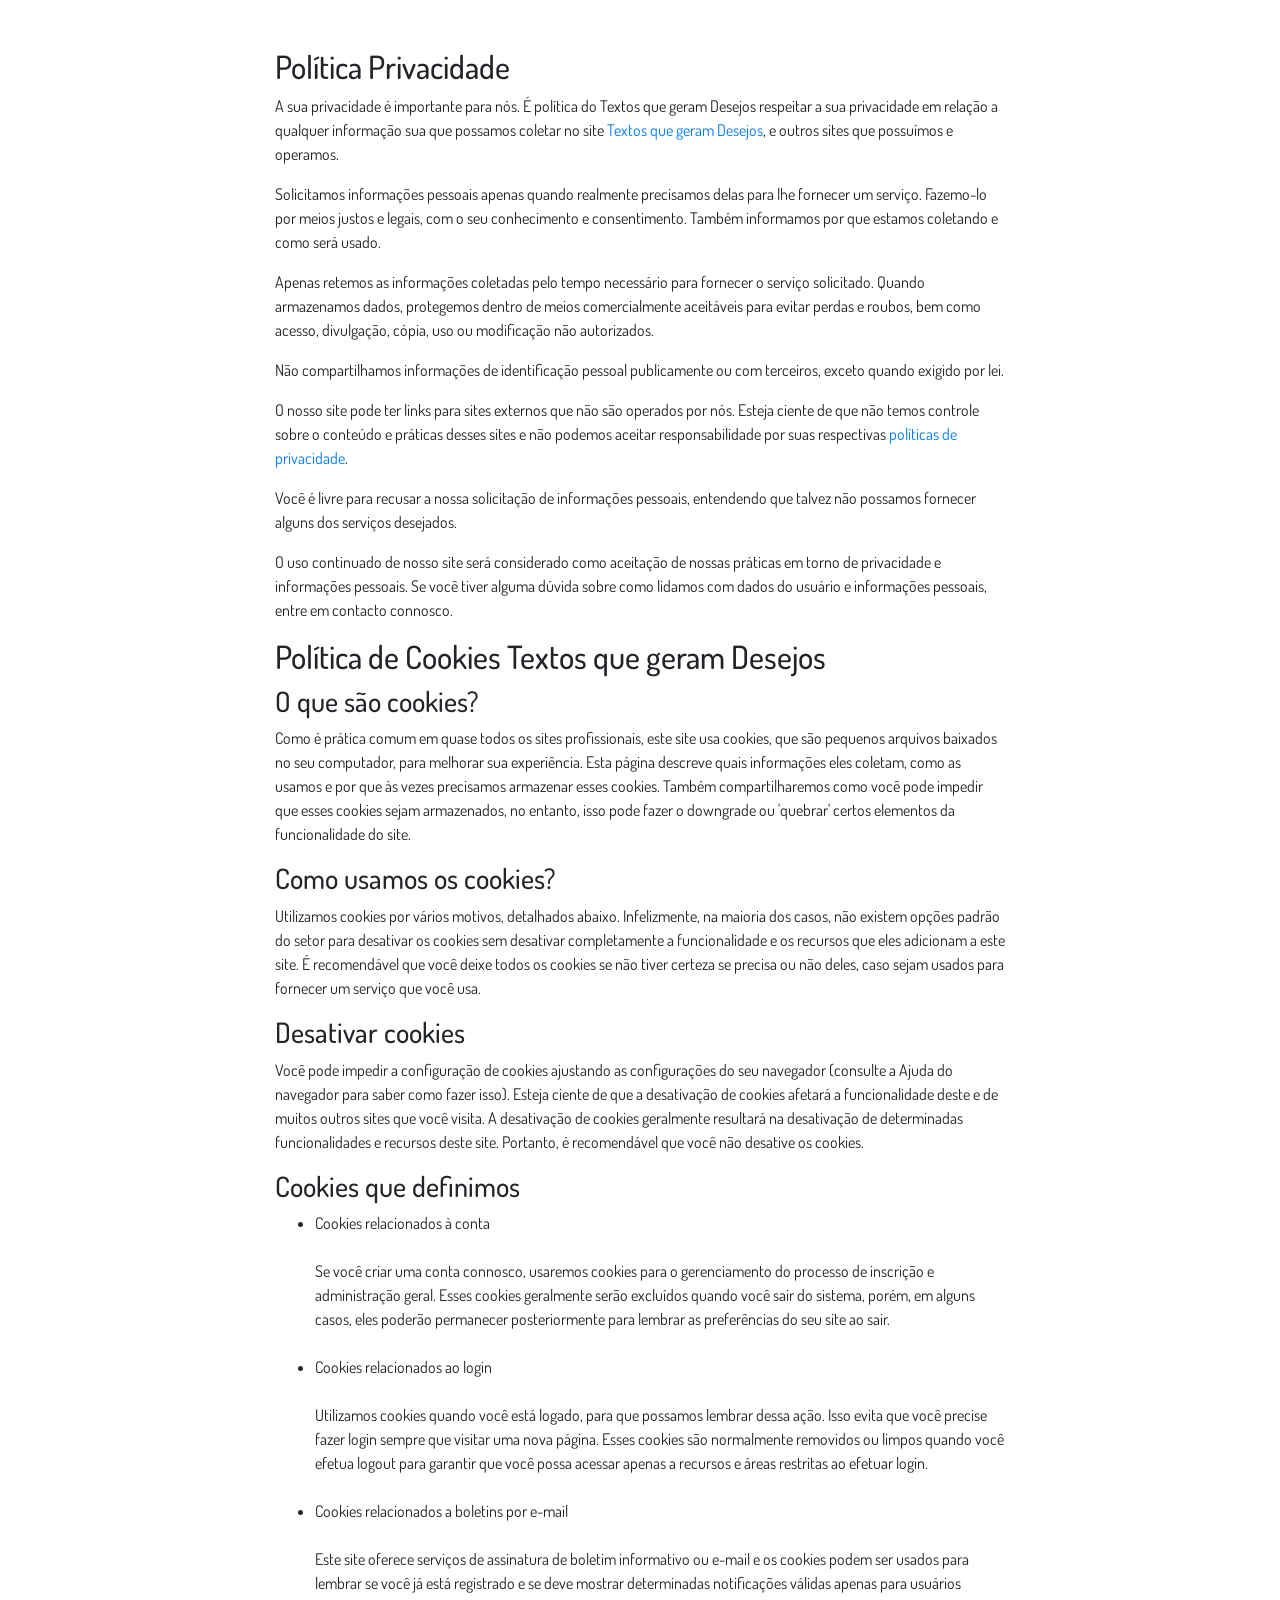
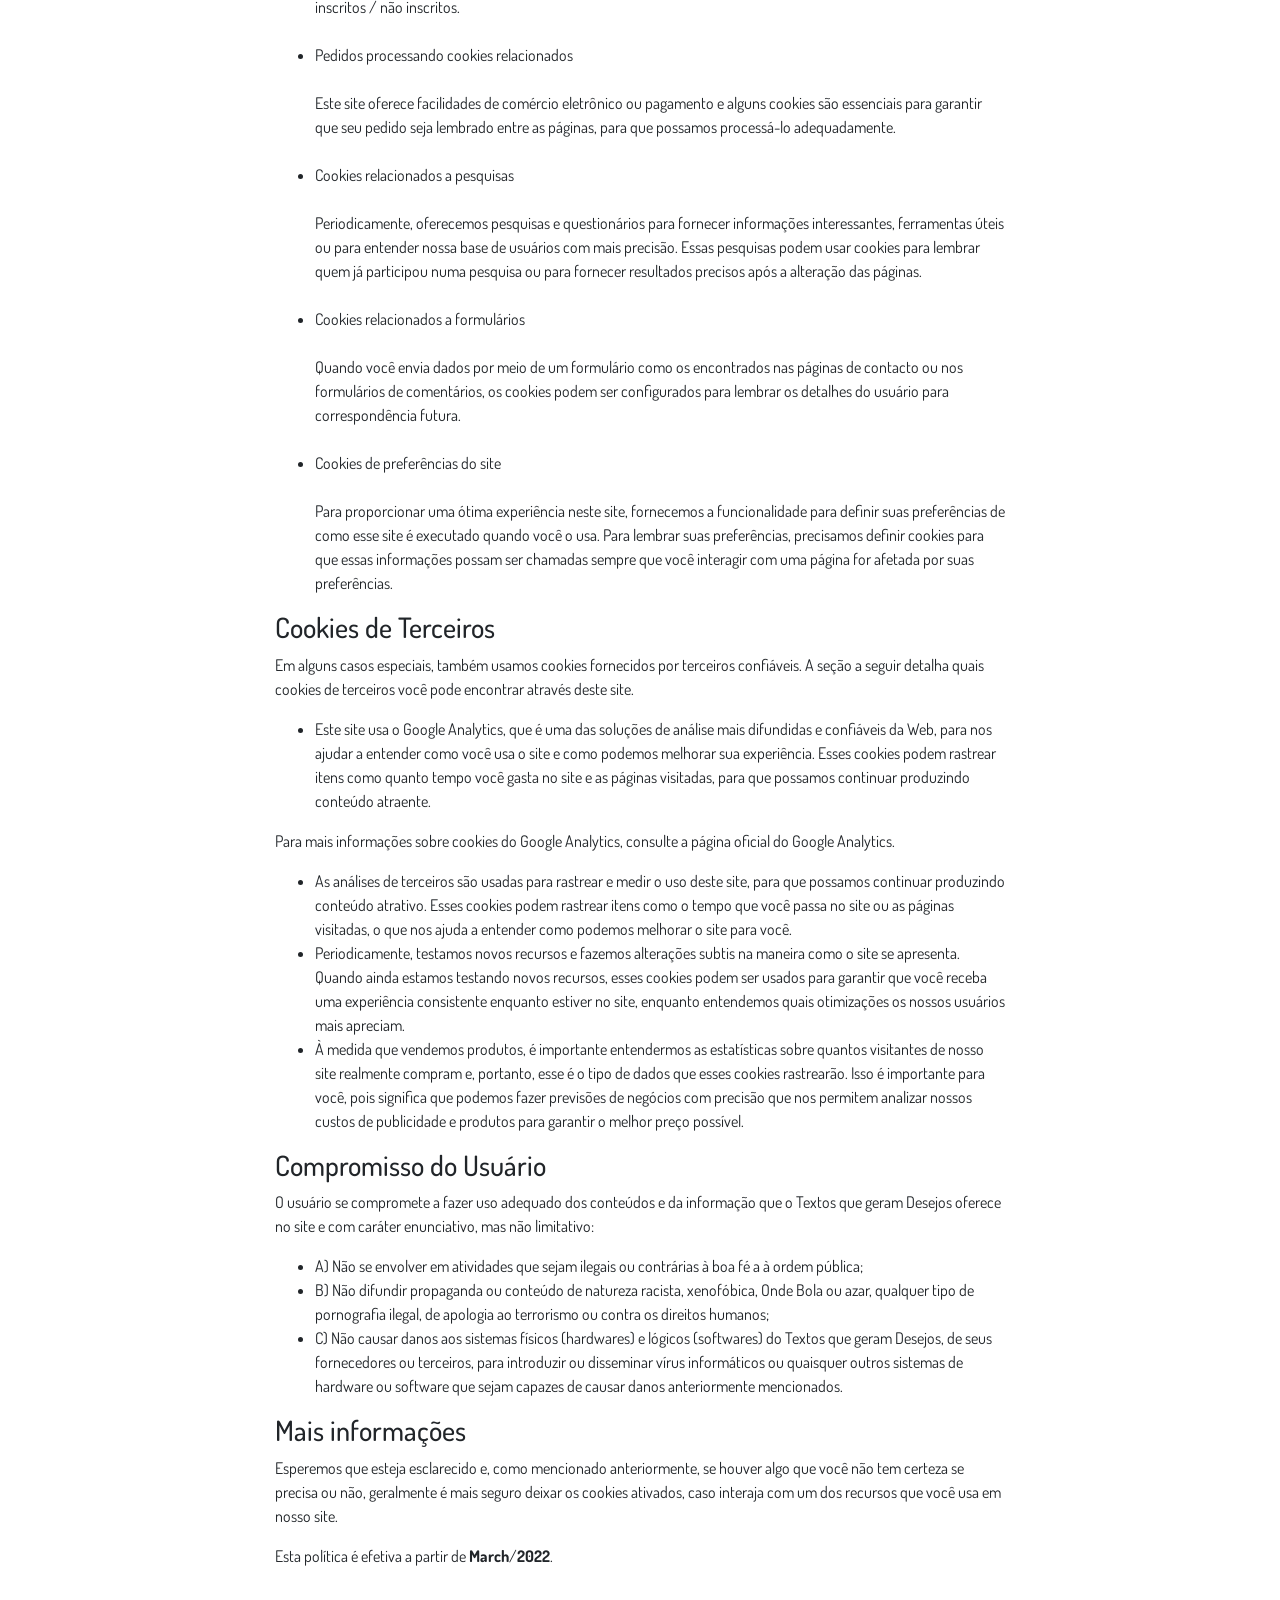
<file: privacidade.html>
<!DOCTYPE html>
<html lang="pt-br">
  <head>
    <meta charset="utf-8">
    <meta name="viewport" content="width=device-width, initial-scale=1, shrink-to-fit=no">

    <link rel="stylesheet" href="https://stackpath.bootstrapcdn.com/bootstrap/4.1.3/css/bootstrap.min.css" integrity="sha384-MCw98/SFnGE8fJT3GXwEOngsV7Zt27NXFoaoApmYm81iuXoPkFOJwJ8ERdknLPMO" crossorigin="anonymous">

    <link rel="preconnect" href="https://fonts.googleapis.com">
    <link rel="preconnect" href="https://fonts.gstatic.com" crossorigin>
    <link href="https://fonts.googleapis.com/css2?family=Dosis:wght@200;300;400;500;600;700;800&display=swap" rel="stylesheet">
    
    <!-- Ícone da Página -->
    <link rel="shortcut icon" type="image/jpg" href="./assets/img/favicon.png">

    <!-- Título da Página -->
    <title>Política de Privacidade | Protocolo Adeus mau hálito</title>
    
    <style type="text/css">
      body {
        font-family: 'Dosis', sans-serif;
      }
    </style>

  </head>
  <body>
    
    <div class="container py-5">
      <div class="row justify-content-center">
        <div class="col-lg-8">
          <h2>Política Privacidade</h2>                    <p>A sua privacidade é importante para nós. É política do Textos que geram Desejos respeitar a sua privacidade em relação a qualquer informação sua que possamos coletar no site <a href="#">Textos que geram Desejos</a>, e outros sites que possuímos e operamos.</p>                    <p>Solicitamos informações pessoais apenas quando realmente precisamos delas para lhe fornecer um serviço. Fazemo-lo por meios justos e legais, com o seu conhecimento e consentimento. Também informamos por que estamos coletando e como será usado.                    </p>                    <p>Apenas retemos as informações coletadas pelo tempo necessário para fornecer o serviço solicitado. Quando armazenamos dados, protegemos dentro de meios comercialmente aceitáveis ​​para evitar perdas e roubos, bem como acesso, divulgação, cópia, uso ou                        modificação não autorizados.</p>                    <p>Não compartilhamos informações de identificação pessoal publicamente ou com terceiros, exceto quando exigido por lei.</p>                    <p>O nosso site pode ter links para sites externos que não são operados por nós. Esteja ciente de que não temos controle sobre o conteúdo e práticas desses sites e não podemos aceitar responsabilidade por suas respectivas <a href='https://politicaprivacidade.com' target='_BLANK'>políticas de privacidade</a>.                    </p>                    <p>Você é livre para recusar a nossa solicitação de informações pessoais, entendendo que talvez não possamos fornecer alguns dos serviços desejados.</p>                    <p>O uso continuado de nosso site será considerado como aceitação de nossas práticas em torno de privacidade e informações pessoais. Se você tiver alguma dúvida sobre como lidamos com dados do usuário e informações pessoais, entre em contacto connosco.</p>                    <h2>Política de Cookies Textos que geram Desejos</h2>                    <h3>O que são cookies?</h3>                    <p>Como é prática comum em quase todos os sites profissionais, este site usa cookies, que são pequenos arquivos baixados no seu computador, para melhorar sua experiência. Esta página descreve quais informações eles coletam, como as usamos e por que às vezes                        precisamos armazenar esses cookies. Também compartilharemos como você pode impedir que esses cookies sejam armazenados, no entanto, isso pode fazer o downgrade ou 'quebrar' certos elementos da funcionalidade do site.</p>                    <h3>Como usamos os cookies?</h3>                    <p>Utilizamos cookies por vários motivos, detalhados abaixo. Infelizmente, na maioria dos casos, não existem opções padrão do setor para desativar os cookies sem desativar completamente a funcionalidade e os recursos que eles adicionam a este site. É recomendável                        que você deixe todos os cookies se não tiver certeza se precisa ou não deles, caso sejam usados ​​para fornecer um serviço que você usa.</p>                    <h3>Desativar cookies</h3>                    <p>Você pode impedir a configuração de cookies ajustando as configurações do seu navegador (consulte a Ajuda do navegador para saber como fazer isso). Esteja ciente de que a desativação de cookies afetará a funcionalidade deste e de muitos outros sites que                        você visita. A desativação de cookies geralmente resultará na desativação de determinadas funcionalidades e recursos deste site. Portanto, é recomendável que você não desative os cookies.</p>                    <h3>Cookies que definimos</h3>                    <ul>                        <li>                            Cookies relacionados à conta<br><br> Se você criar uma conta connosco, usaremos cookies para o gerenciamento do processo de inscrição e administração geral. Esses cookies geralmente serão excluídos quando você sair do sistema, porém, em alguns                            casos, eles poderão permanecer posteriormente para lembrar as preferências do seu site ao sair.<br><br>                        </li>                        <li>                            Cookies relacionados ao login<br><br> Utilizamos cookies quando você está logado, para que possamos lembrar dessa ação. Isso evita que você precise fazer login sempre que visitar uma nova página. Esses cookies são normalmente removidos ou limpos                            quando você efetua logout para garantir que você possa acessar apenas a recursos e áreas restritas ao efetuar login.<br><br>                        </li>                        <li>                            Cookies relacionados a boletins por e-mail<br><br> Este site oferece serviços de assinatura de boletim informativo ou e-mail e os cookies podem ser usados ​​para lembrar se você já está registrado e se deve mostrar determinadas notificações                            válidas apenas para usuários inscritos / não inscritos.<br><br>                        </li>                        <li>                            Pedidos processando cookies relacionados<br><br> Este site oferece facilidades de comércio eletrônico ou pagamento e alguns cookies são essenciais para garantir que seu pedido seja lembrado entre as páginas, para que possamos processá-lo adequadamente.<br><br>                        </li>                        <li>                            Cookies relacionados a pesquisas<br><br> Periodicamente, oferecemos pesquisas e questionários para fornecer informações interessantes, ferramentas úteis ou para entender nossa base de usuários com mais precisão. Essas pesquisas podem usar cookies                            para lembrar quem já participou numa pesquisa ou para fornecer resultados precisos após a alteração das páginas.<br><br>                        </li>                        <li>                            Cookies relacionados a formulários<br><br> Quando você envia dados por meio de um formulário como os encontrados nas páginas de contacto ou nos formulários de comentários, os cookies podem ser configurados para lembrar os detalhes do usuário                            para correspondência futura.<br><br>                        </li>                        <li>                            Cookies de preferências do site<br><br> Para proporcionar uma ótima experiência neste site, fornecemos a funcionalidade para definir suas preferências de como esse site é executado quando você o usa. Para lembrar suas preferências, precisamos                            definir cookies para que essas informações possam ser chamadas sempre que você interagir com uma página for afetada por suas preferências.<br>                        </li>                    </ul>                    <h3>Cookies de Terceiros</h3>                    <p>Em alguns casos especiais, também usamos cookies fornecidos por terceiros confiáveis. A seção a seguir detalha quais cookies de terceiros você pode encontrar através deste site.</p>                    <ul>                        <li>                            Este site usa o Google Analytics, que é uma das soluções de análise mais difundidas e confiáveis ​​da Web, para nos ajudar a entender como você usa o site e como podemos melhorar sua experiência. Esses cookies podem rastrear itens como quanto tempo                            você gasta no site e as páginas visitadas, para que possamos continuar produzindo conteúdo atraente.                        </li>                    </ul>                    <p>Para mais informações sobre cookies do Google Analytics, consulte a página oficial do Google Analytics.</p>                    <ul>                        <li>                            As análises de terceiros são usadas para rastrear e medir o uso deste site, para que possamos continuar produzindo conteúdo atrativo. Esses cookies podem rastrear itens como o tempo que você passa no site ou as páginas visitadas, o que nos ajuda a entender                            como podemos melhorar o site para você.</li>                        <li>                            Periodicamente, testamos novos recursos e fazemos alterações subtis na maneira como o site se apresenta. Quando ainda estamos testando novos recursos, esses cookies podem ser usados ​​para garantir que você receba uma experiência consistente enquanto                            estiver no site, enquanto entendemos quais otimizações os nossos usuários mais apreciam.</li>                        <li>                            À medida que vendemos produtos, é importante entendermos as estatísticas sobre quantos visitantes de nosso site realmente compram e, portanto, esse é o tipo de dados que esses cookies rastrearão. Isso é importante para você, pois significa que podemos                            fazer previsões de negócios com precisão que nos permitem analizar nossos custos de publicidade e produtos para garantir o melhor preço possível.</li>                                            </ul>                    <h3>Compromisso do Usuário</h3>                                <p>O usuário se compromete a fazer uso adequado dos conteúdos e da informação que o Textos que geram Desejos oferece no site e com caráter enunciativo, mas não limitativo:</p>                                        <ul>                        <li>A) Não se envolver em atividades que sejam ilegais ou contrárias à boa fé a à ordem pública;</li>                        <li>B) Não difundir propaganda ou conteúdo de natureza racista, xenofóbica, <a style='color: inherit !important; text-decoration:none !important;' href='https://ondeapostar.pt/onde-da-a-bola/'>Onde Bola</a> ou azar, qualquer tipo de pornografia ilegal, de apologia ao terrorismo ou contra os direitos humanos;</li>                        <li>C) Não causar danos aos sistemas físicos (hardwares) e lógicos (softwares) do Textos que geram Desejos, de seus fornecedores ou terceiros, para introduzir ou disseminar vírus informáticos ou quaisquer outros sistemas de hardware ou software que sejam capazes de causar danos anteriormente mencionados.</li>                    </ul>                                        <h3>Mais informações</h3>                    <p>Esperemos que esteja esclarecido e, como mencionado anteriormente, se houver algo que você não tem certeza se precisa ou não, geralmente é mais seguro deixar os cookies ativados, caso interaja com um dos recursos que você usa em nosso site.</p>                    <p>Esta política é efetiva a partir de <strong>March</strong>/<strong>2022</strong>.</p>
        </div>
      </div>
    </div>

    <script src="https://code.jquery.com/jquery-3.3.1.slim.min.js" integrity="sha384-q8i/X+965DzO0rT7abK41JStQIAqVgRVzpbzo5smXKp4YfRvH+8abtTE1Pi6jizo" crossorigin="anonymous"></script>
    <script src="https://cdnjs.cloudflare.com/ajax/libs/popper.js/1.14.3/umd/popper.min.js" integrity="sha384-ZMP7rVo3mIykV+2+9J3UJ46jBk0WLaUAdn689aCwoqbBJiSnjAK/l8WvCWPIPm49" crossorigin="anonymous"></script>
    <script src="https://stackpath.bootstrapcdn.com/bootstrap/4.1.3/js/bootstrap.min.js" integrity="sha384-ChfqqxuZUCnJSK3+MXmPNIyE6ZbWh2IMqE241rYiqJxyMiZ6OW/JmZQ5stwEULTy" crossorigin="anonymous"></script>
  </body>
</html>
</file>
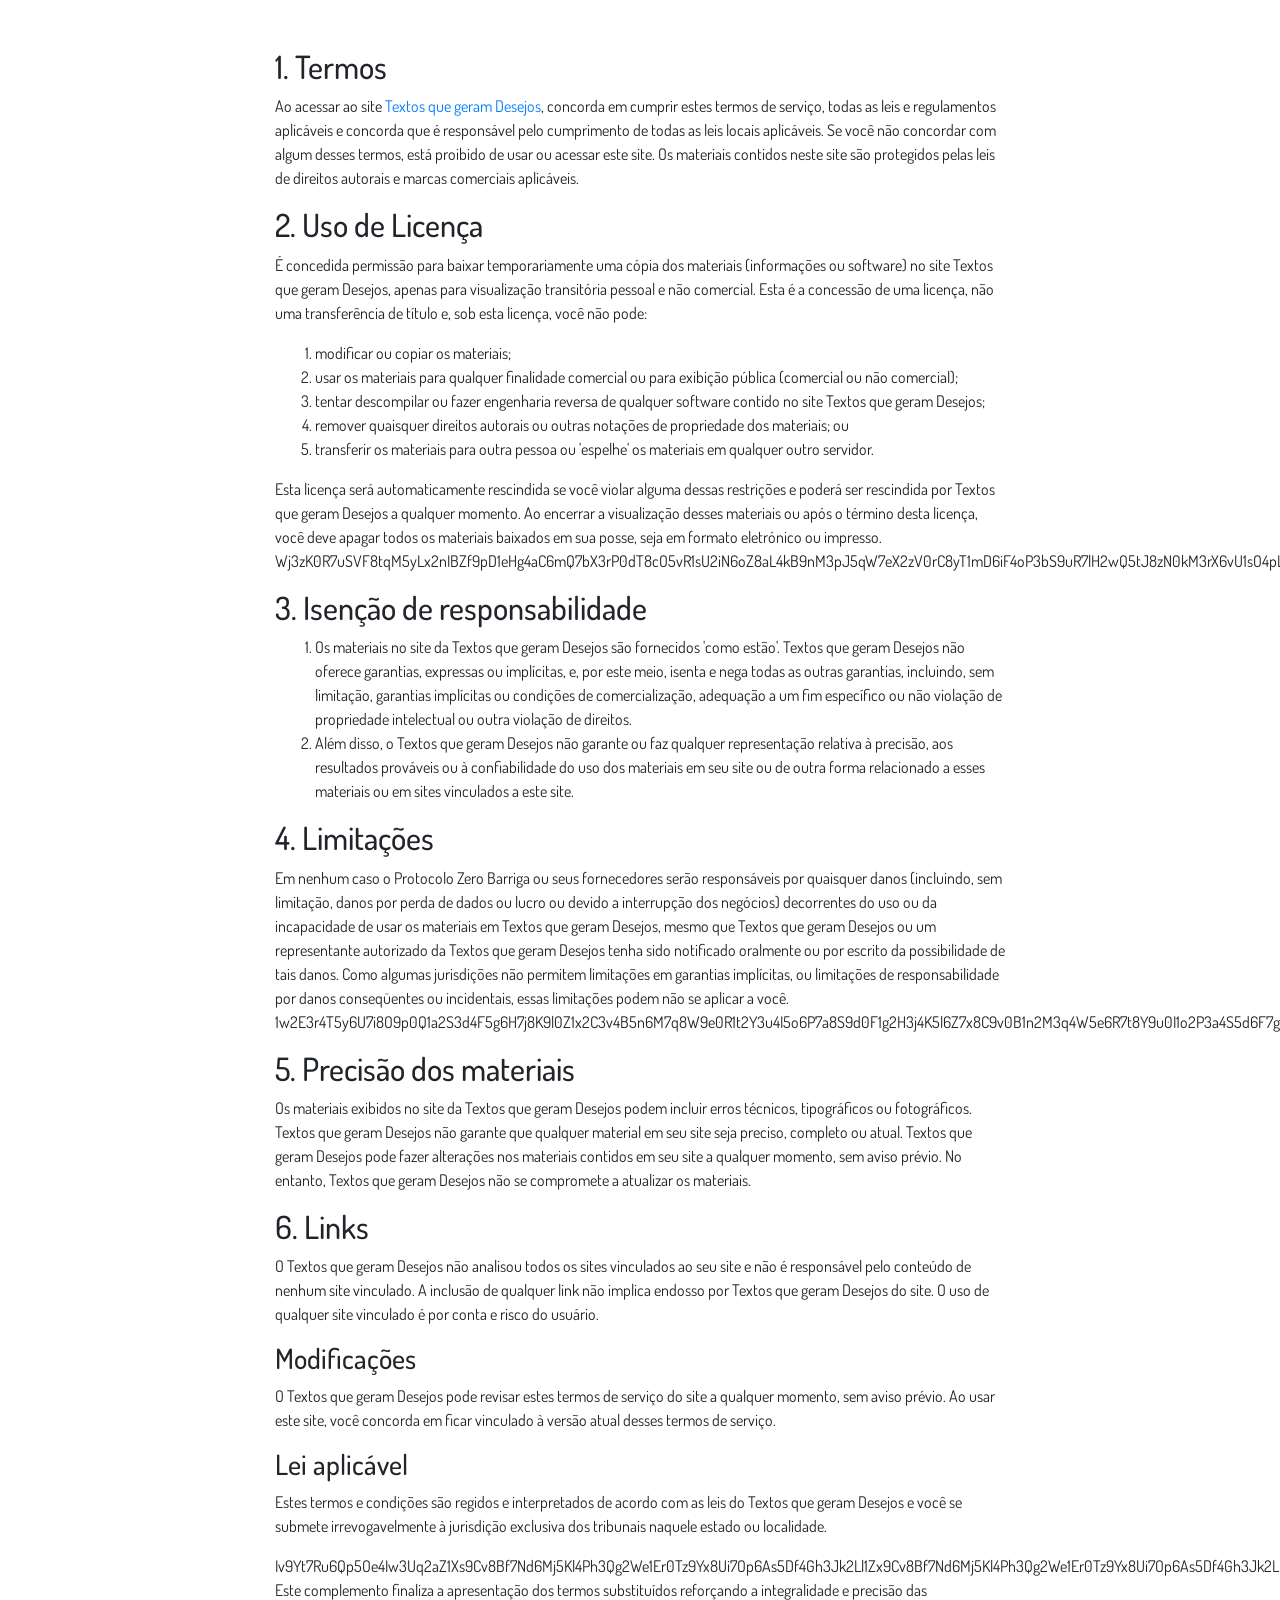
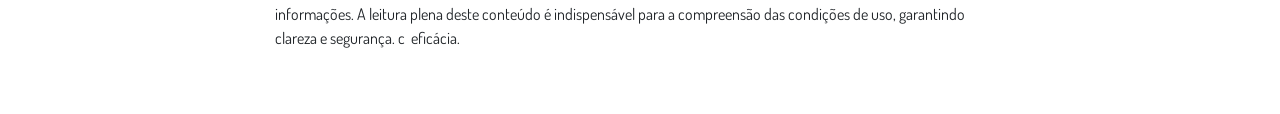
<file: termos.html>
<!DOCTYPE html>
<html lang="pt-br">
  <head>
    <meta charset="utf-8">
    <meta name="viewport" content="width=device-width, initial-scale=1, shrink-to-fit=no">

    <link rel="stylesheet" href="https://stackpath.bootstrapcdn.com/bootstrap/4.1.3/css/bootstrap.min.css" integrity="sha384-MCw98/SFnGE8fJT3GXwEOngsV7Zt27NXFoaoApmYm81iuXoPkFOJwJ8ERdknLPMO" crossorigin="anonymous">

    <link rel="preconnect" href="https://fonts.googleapis.com">
    <link rel="preconnect" href="https://fonts.gstatic.com" crossorigin>
    <link href="https://fonts.googleapis.com/css2?family=Dosis:wght@200;300;400;500;600;700;800&display=swap" rel="stylesheet">
    
    <!-- Ícone da Página -->
    <link rel="shortcut icon" type="image/jpg" href="./assets/img/favicon.png">

    <!-- Título da Página -->
    <title>Termos de Uso | Protocolo Adeus mau hálito</title>
    
    <style type="text/css">
      body {
        font-family: 'Dosis', sans-serif;
      }
    </style>

  </head>
  <body>
    
    <div class="container py-5">
      <div class="row justify-content-center">
        <div class="col-lg-8">
          <h2>1. Termos</h2>           <p>Ao acessar ao site <a href='#'>Textos que geram Desejos</a>, concorda em cumprir estes termos de serviço, todas as leis e regulamentos aplicáveis ​​e concorda que é responsável pelo cumprimento de todas as leis locais aplicáveis. Se você não concordar com algum desses termos, está proibido de usar ou acessar este site. Os materiais contidos neste site são protegidos pelas leis de direitos autorais e marcas comerciais aplicáveis.</p><h2>2. Uso de Licença</h2><p>É concedida permissão para baixar temporariamente uma cópia dos materiais (informações ou software) no site Textos que geram Desejos, apenas para visualização transitória pessoal e não comercial. Esta é a concessão de uma licença, não uma transferência de título e, sob esta licença, você não pode: </p><ol><li>modificar ou copiar os materiais; </li><li>usar os materiais para qualquer finalidade comercial ou para exibição pública (comercial ou não comercial); </li><li>tentar descompilar ou fazer engenharia reversa de qualquer software contido no site Textos que geram Desejos; </li><li>remover quaisquer direitos autorais ou outras notações de propriedade dos materiais; ou </li><li>transferir os materiais para outra pessoa ou 'espelhe' os materiais em qualquer outro servidor.</li></ol><p>Esta licença será automaticamente rescindida se você violar alguma dessas restrições e poderá ser rescindida por Textos que geram Desejos a qualquer momento. Ao encerrar a visualização desses materiais ou após o término desta licença, você deve apagar todos os materiais baixados em sua posse, seja em formato eletrónico ou impresso. [base64]</p> <p><h2>3. Isenção de responsabilidade</h2><ol><li>Os materiais no site da Textos que geram Desejos são fornecidos 'como estão'. Textos que geram Desejos não oferece garantias, expressas ou implícitas, e, por este meio, isenta e nega todas as outras garantias, incluindo, sem limitação, garantias implícitas ou condições de comercialização, adequação a um fim específico ou não violação de propriedade intelectual ou outra violação de direitos. </li><li>Além disso, o Textos que geram Desejos não garante ou faz qualquer representação relativa à precisão, aos resultados prováveis ​​ou à confiabilidade do uso dos materiais em seu site ou de outra forma relacionado a esses materiais ou em sites vinculados a este site.</li></ol><h2>4. Limitações</h2><p>Em nenhum caso o Protocolo Zero Barriga ou seus fornecedores serão responsáveis ​​por quaisquer danos (incluindo, sem limitação, danos por perda de dados ou lucro ou devido a interrupção dos negócios) decorrentes do uso ou da incapacidade de usar os materiais em Textos que geram Desejos, mesmo que Textos que geram Desejos ou um representante autorizado da Textos que geram Desejos tenha sido notificado oralmente ou por escrito da possibilidade de tais danos. Como algumas jurisdições não permitem limitações em garantias implícitas, ou limitações de responsabilidade por danos conseqüentes ou incidentais, essas limitações podem não se aplicar a você. [base64]</p> <p><h2>5. Precisão dos materiais</h2><p>Os materiais exibidos no site da Textos que geram Desejos podem incluir erros técnicos, tipográficos ou fotográficos. Textos que geram Desejos não garante que qualquer material em seu site seja preciso, completo ou atual. Textos que geram Desejos pode fazer alterações nos materiais contidos em seu site a qualquer momento, sem aviso prévio. No entanto, Textos que geram Desejos não se compromete a atualizar os materiais.</p><h2>6. Links</h2><p>O Textos que geram Desejos não analisou todos os sites vinculados ao seu site e não é responsável pelo conteúdo de nenhum site vinculado. A inclusão de qualquer link não implica endosso por Textos que geram Desejos do site. O uso de qualquer site vinculado é por conta e risco do usuário.</p><h3>Modificações</h3><p>O Textos que geram Desejos pode revisar estes termos de serviço do site a qualquer momento, sem aviso prévio. Ao usar este site, você concorda em ficar vinculado à versão atual desses termos de serviço.</p><h3>Lei aplicável</h3><p>Estes termos e condições são regidos e interpretados de acordo com as leis do Textos que geram Desejos e você se submete irrevogavelmente à jurisdição exclusiva dos tribunais naquele estado ou localidade.</p>Iv9Yt7Ru6Qp5Oe4Iw3Uq2aZ1Xs9Cv8Bf7Nd6Mj5Kl4Ph3Qg2We1Er0Tz9Yx8Ui7Op6As5Df4Gh3Jk2Ll1Zx9Cv8Bf7Nd6Mj5Kl4Ph3Qg2We1Er0Tz9Yx8Ui7Op6As5Df4Gh3Jk2Ll1Zx9Cv8Bf7Nd6Mj5Kl4Ph3Qg2We1Er0Tz9Yx8Ue0 Este complemento finaliza a apresentação dos termos substituídos reforçando a integralidade e precisão das informações. A leitura plena deste conteúdo é indispensável para a compreensão das condições de uso, garantindo clareza e segurança. c  eficácia.</p>
        </div>
      </div>
    </div>

    <script src="https://code.jquery.com/jquery-3.3.1.slim.min.js" integrity="sha384-q8i/X+965DzO0rT7abK41JStQIAqVgRVzpbzo5smXKp4YfRvH+8abtTE1Pi6jizo" crossorigin="anonymous"></script>
    <script src="https://cdnjs.cloudflare.com/ajax/libs/popper.js/1.14.3/umd/popper.min.js" integrity="sha384-ZMP7rVo3mIykV+2+9J3UJ46jBk0WLaUAdn689aCwoqbBJiSnjAK/l8WvCWPIPm49" crossorigin="anonymous"></script>
    <script src="https://stackpath.bootstrapcdn.com/bootstrap/4.1.3/js/bootstrap.min.js" integrity="sha384-ChfqqxuZUCnJSK3+MXmPNIyE6ZbWh2IMqE241rYiqJxyMiZ6OW/JmZQ5stwEULTy" crossorigin="anonymous"></script>
  </body>
</html>
</file>
